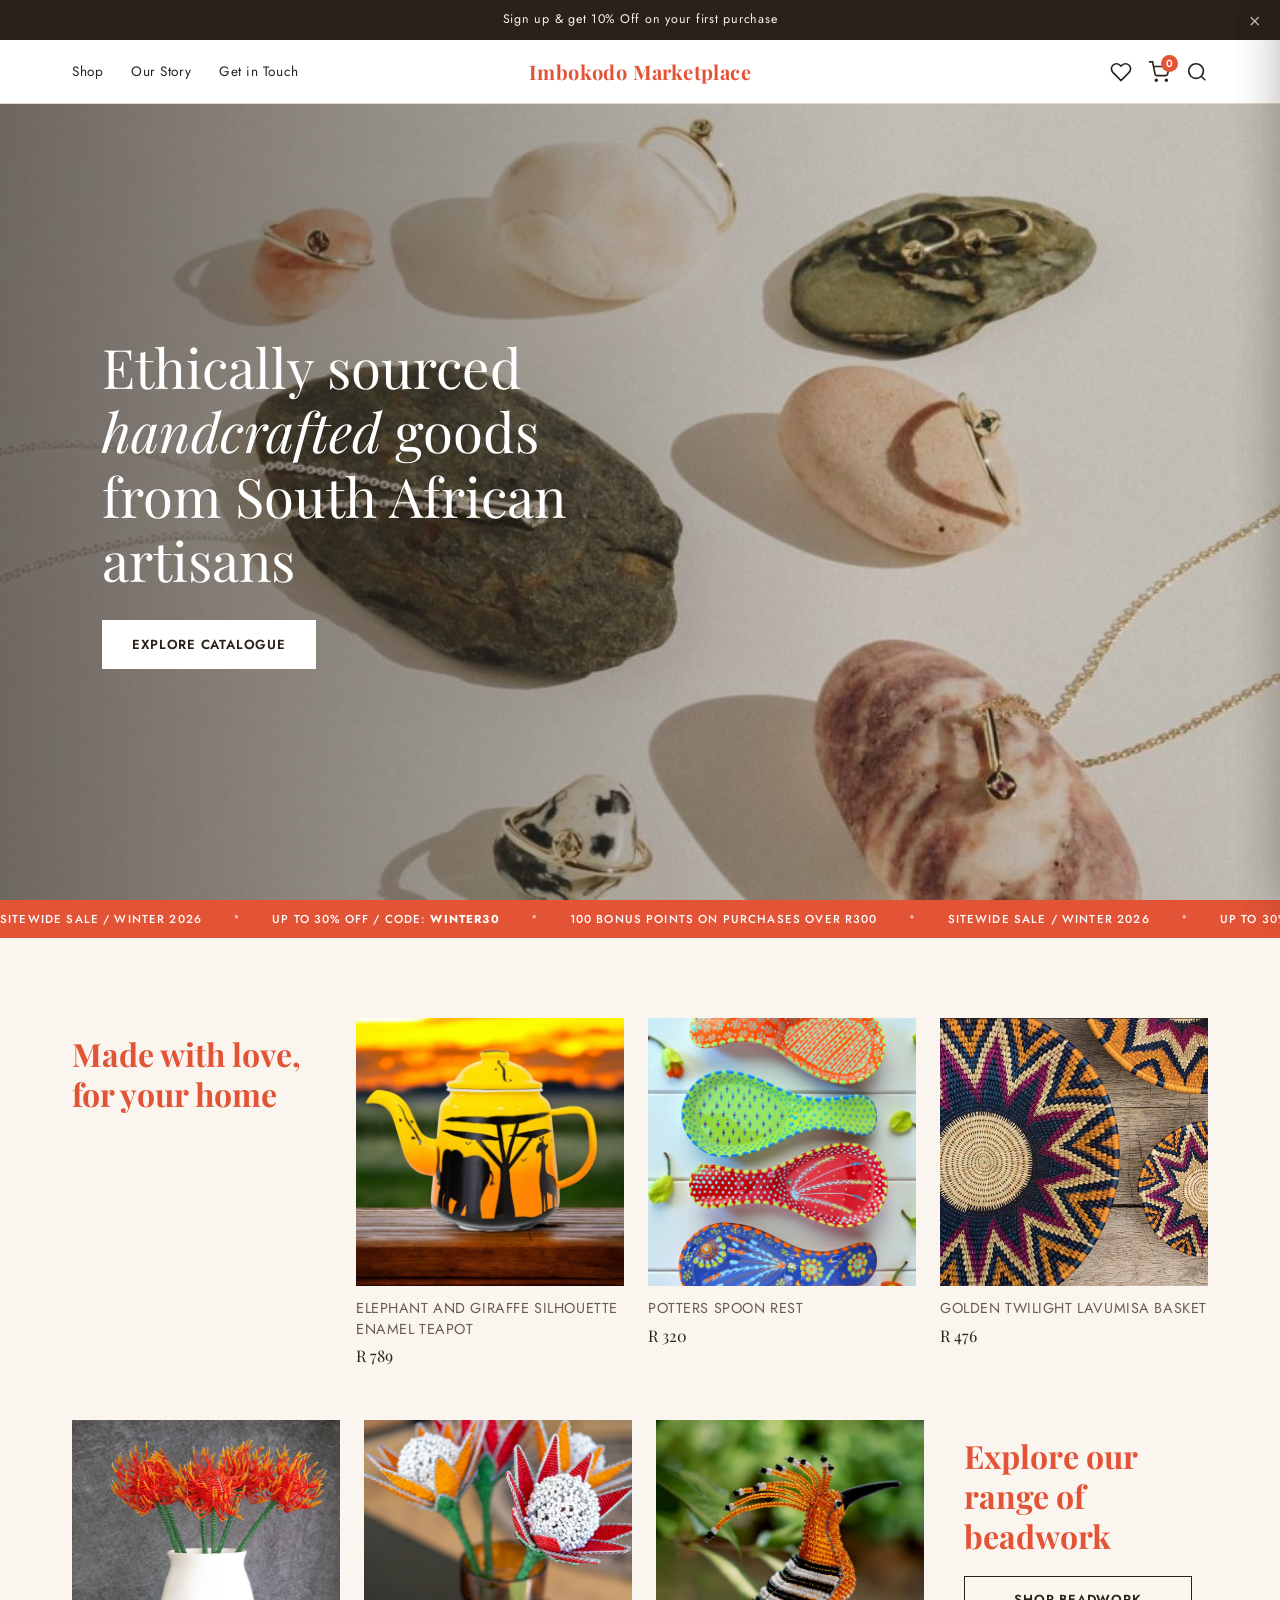
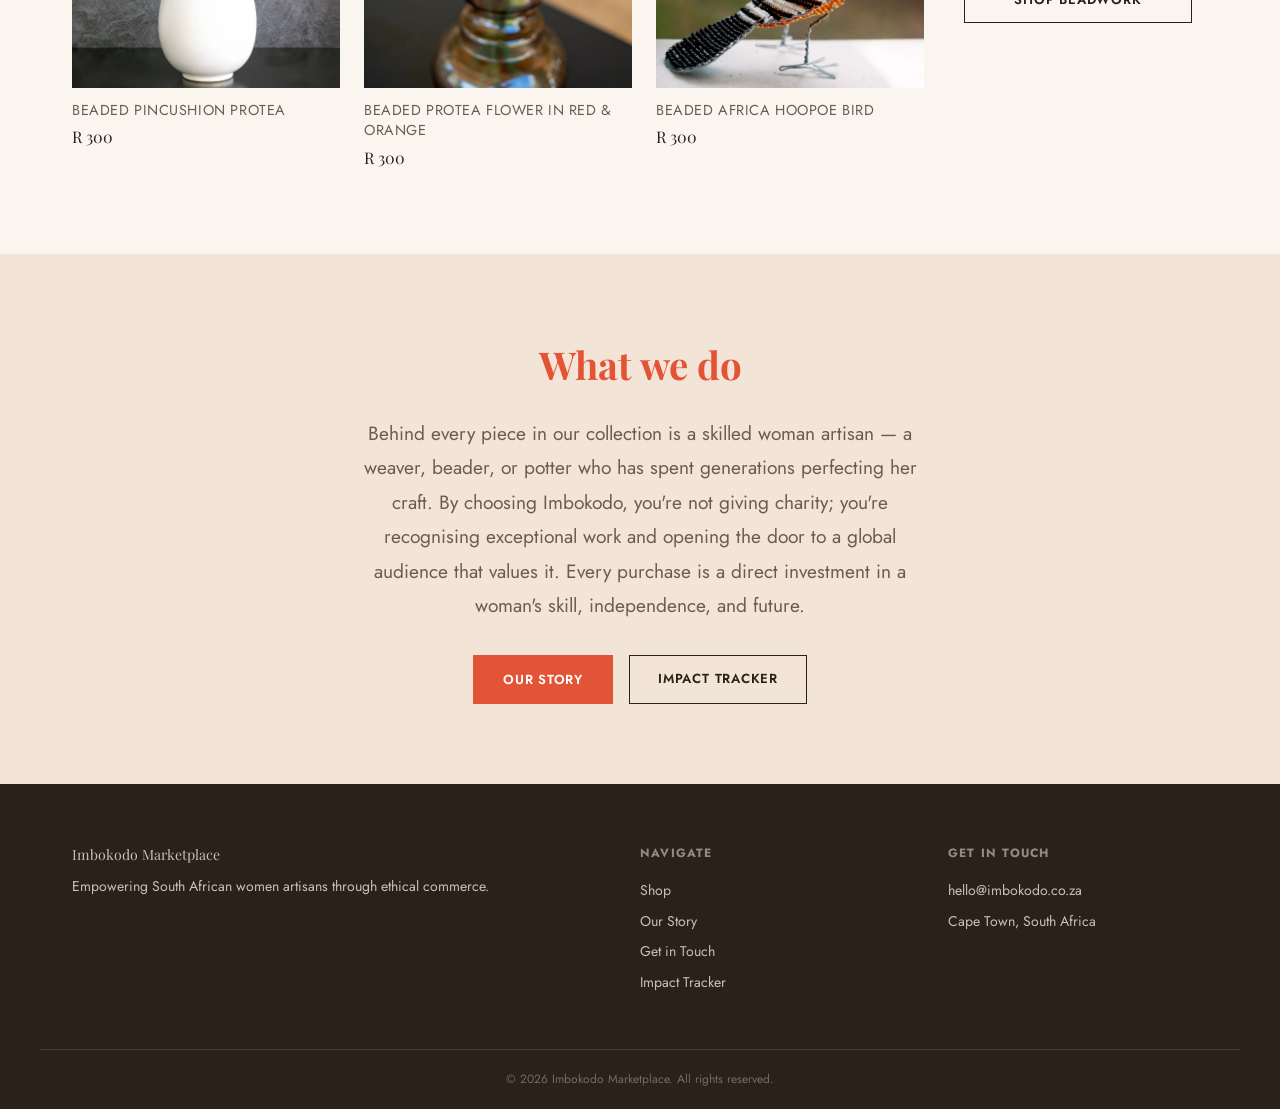
<file: index.html>
<!DOCTYPE html>
<html lang="en">
<head>
  <meta charset="UTF-8" />
  <meta name="viewport" content="width=device-width, initial-scale=1.0" />
  <title>Imbokodo Marketplace</title>
  <link rel="stylesheet" href="style.css" />
  <link rel="preconnect" href="https://fonts.googleapis.com" />
  <link rel="preconnect" href="https://fonts.gstatic.com" crossorigin />
  <link href="https://fonts.googleapis.com/css2?family=Playfair+Display:ital,wght@0,400;0,700;1,400&family=Jost:wght@300;400;500;600&display=swap" rel="stylesheet" />
</head>
<body>

  <!-- Announcement Bar -->
  <div class="announcement-bar" id="announcementBar">
    <span>Sign up &amp; get 10% Off on your first purchase</span>
    <button class="close-announcement" onclick="closeAnnouncement()" aria-label="Close">&times;</button>
  </div>

  <!-- Header / Nav -->
  <header class="header" id="header">
    <nav class="nav">
      <div class="nav-left">
        <a href="shop.html" class="nav-link">Shop</a>
        <a href="about.html" class="nav-link">Our Story</a>
        <a href="contact.html" class="nav-link">Get in Touch</a>
      </div>
      <div class="nav-logo">
        <a href="index.html">Imbokodo Marketplace</a>
      </div>
      <div class="nav-right">
        <button class="icon-btn" onclick="openWishlist()" aria-label="Wishlist">
          <svg width="22" height="22" viewBox="0 0 24 24" fill="none" stroke="currentColor" stroke-width="1.8"><path d="M20.84 4.61a5.5 5.5 0 0 0-7.78 0L12 5.67l-1.06-1.06a5.5 5.5 0 0 0-7.78 7.78l1.06 1.06L12 21.23l7.78-7.78 1.06-1.06a5.5 5.5 0 0 0 0-7.78z"/></svg>
        </button>
        <button class="icon-btn cart-btn" onclick="openCart()" aria-label="Cart">
          <svg width="22" height="22" viewBox="0 0 24 24" fill="none" stroke="currentColor" stroke-width="1.8"><circle cx="9" cy="21" r="1"/><circle cx="20" cy="21" r="1"/><path d="M1 1h4l2.68 13.39a2 2 0 0 0 2 1.61h9.72a2 2 0 0 0 2-1.61L23 6H6"/></svg>
          <span class="cart-count" id="cartCount">0</span>
        </button>
        <button class="icon-btn" onclick="openSearch()" aria-label="Search">
          <svg width="22" height="22" viewBox="0 0 24 24" fill="none" stroke="currentColor" stroke-width="1.8"><circle cx="11" cy="11" r="8"/><line x1="21" y1="21" x2="16.65" y2="16.65"/></svg>
        </button>
      </div>
    </nav>
  </header>

  <!-- Search Overlay -->
  <div class="search-overlay" id="searchOverlay">
    <div class="search-box">
      <input type="text" id="searchInput" placeholder="Search products…" oninput="liveSearch(this.value)" />
      <button onclick="closeSearch()">&#10005;</button>
    </div>
    <div class="search-results" id="searchResults"></div>
  </div>

  <!-- Hero -->
  <section class="hero">
    <div class="hero-content">
      <h1>Ethically sourced <em>handcrafted</em> goods<br />from South African artisans</h1>
      <a href="shop.html" class="btn-primary">Explore Catalogue</a>
    </div>
  </section>

  <!-- Marquee Banner -->
  <div class="marquee-bar">
    <div class="marquee-track">
      <span>SITEWIDE SALE / WINTER 2026</span>
      <span class="dot">&#9679;</span>
      <span>UP TO 30% OFF / CODE: <strong>WINTER30</strong></span>
      <span class="dot">&#9679;</span>
      <span>100 BONUS POINTS ON PURCHASES OVER R300</span>
      <span class="dot">&#9679;</span>
      <span>SITEWIDE SALE / WINTER 2026</span>
      <span class="dot">&#9679;</span>
      <span>UP TO 30% OFF / CODE: <strong>WINTER30</strong></span>
      <span class="dot">&#9679;</span>
      <span>100 BONUS POINTS ON PURCHASES OVER R300</span>
      <span class="dot">&#9679;</span>
      <span>SITEWIDE SALE / WINTER 2026</span>
      <span class="dot">&#9679;</span>
      <span>UP TO 30% OFF / CODE: <strong>WINTER30</strong></span>
      <span class="dot">&#9679;</span>
      <span>100 BONUS POINTS ON PURCHASES OVER R300</span>
      <span class="dot">&#9679;</span>
    </div>
  </div>

  <!-- Featured Products -->
  <section class="featured section-pad">
    <div class="container">
      <div class="featured-grid">
        <div class="featured-heading">
          <h2>Made with love,<br />for your home</h2>
        </div>

        <!-- Product Cards -->
        <div class="product-card" data-id="1" data-name="Elephant &amp; Giraffe Silhouette Enamel Teapot" data-price="789" data-original-price="789">
          <div class="product-img-wrap">
            <img src="images/elephant_giraffe_silhouette_enamel_teapot.webp" alt="Elephant Teapot" loading="lazy" />
            <div class="product-actions">
              <button class="btn-wishlist" onclick="addToWishlist(1, 'Elephant &amp; Giraffe Silhouette Enamel Teapot', 789, this)" title="Add to Wishlist">&#9825;</button>
              <button class="btn-quick-add" onclick="addToCart(1, 'Elephant &amp; Giraffe Silhouette Enamel Teapot', 789)">Add to Cart</button>
            </div>
          </div>
          <div class="product-info">
            <p class="product-name">Elephant and Giraffe Silhouette Enamel Teapot</p>
            <p class="product-price">R 789</p>
          </div>
        </div>

        <div class="product-card" data-id="2" data-name="Potters Spoon Rest" data-price="320" data-original-price="320">
          <div class="product-img-wrap">
            <img src="images/potters_spoon_rest.webp" alt="Potters Spoon Rest" loading="lazy" />
            <div class="product-actions">
              <button class="btn-wishlist" onclick="addToWishlist(2, 'Potters Spoon Rest', 320, this)" title="Add to Wishlist">&#9825;</button>
              <button class="btn-quick-add" onclick="addToCart(2, 'Potters Spoon Rest', 320)">Add to Cart</button>
            </div>
          </div>
          <div class="product-info">
            <p class="product-name">Potters Spoon Rest</p>
            <p class="product-price">R 320</p>
          </div>
        </div>

        <div class="product-card" data-id="3" data-name="Golden Twilight Lavumisa Basket" data-price="476" data-original-price="476">
          <div class="product-img-wrap">
            <img src="images/golden_twilight_lavumisa_basket.webp" alt="Lavumisa Basket" loading="lazy" />
            <div class="product-actions">
              <button class="btn-wishlist" onclick="addToWishlist(3, 'Golden Twilight Lavumisa Basket', 476, this)" title="Add to Wishlist">&#9825;</button>
              <button class="btn-quick-add" onclick="addToCart(3, 'Golden Twilight Lavumisa Basket', 476)">Add to Cart</button>
            </div>
          </div>  
          <div class="product-info">
            <p class="product-name">Golden Twilight Lavumisa Basket</p>
            <p class="product-price">R 476</p>
          </div>
        </div>
      </div>

      <!-- Beadwork Row -->
      <div class="beadwork-grid">
        <div class="product-card" data-id="4" data-name="Beaded Pincushion Protea" data-price="300" data-original-price="300">
          <div class="product-img-wrap">
            <img src="images/beaded_pincushion_protea.webp" alt="Beaded Pincushion Protea" loading="lazy" />
            <div class="product-actions">
              <button class="btn-wishlist" onclick="addToWishlist(4, 'Beaded Pincushion Protea', 300, this)" title="Add to Wishlist">&#9825;</button>
              <button class="btn-quick-add" onclick="addToCart(4, 'Beaded Pincushion Protea', 300)">Add to Cart</button>
            </div>
          </div>
          <div class="product-info">
            <p class="product-name">Beaded Pincushion Protea</p>
            <p class="product-price">R 300</p>
          </div>
        </div>

        <div class="product-card" data-id="5" data-name="Beaded Protea Flower in Red &amp; Orange" data-price="300" data-original-price="300">
          <div class="product-img-wrap">
            <img src="images/beaded_protea_red_orange.webp" alt="Beaded Protea" loading="lazy" />
            <div class="product-actions">
              <button class="btn-wishlist" onclick="addToWishlist(5, 'Beaded Protea Flower in Red &amp; Orange', 300, this)" title="Add to Wishlist">&#9825;</button>
              <button class="btn-quick-add" onclick="addToCart(5, 'Beaded Protea Flower in Red &amp; Orange', 300)">Add to Cart</button>
            </div>
          </div>
          <div class="product-info">
            <p class="product-name">Beaded Protea Flower in Red &amp; Orange</p>
            <p class="product-price">R 300</p>
          </div>
        </div>

        <div class="product-card" data-id="6" data-name="Beaded Africa Hoopoe Bird" data-price="300" data-original-price="300">
          <div class="product-img-wrap">
            <img src="images/beaded_african_hoopoe_bird.webp" alt="Beaded Hoopoe Bird" loading="lazy" />
            <div class="product-actions">
              <button class="btn-wishlist" onclick="addToWishlist(6, 'Beaded Africa Hoopoe Bird', 300, this)" title="Add to Wishlist">&#9825;</button>
              <button class="btn-quick-add" onclick="addToCart(6, 'Beaded Africa Hoopoe Bird', 300)">Add to Cart</button>
            </div>
          </div>
          <div class="product-info">
            <p class="product-name">Beaded Africa Hoopoe Bird</p>
            <p class="product-price">R 300</p>
          </div>
        </div>

        <div class="beadwork-cta">
          <h2>Explore our range of beadwork</h2>
          <a href="shop.html#beadwork" class="btn-outline">Shop Beadwork</a>
        </div>
      </div>
    </div>
  </section>

  <!-- What We Do -->
  <section class="what-we-do section-pad" id="our-story">
    <div class="container text-center">
      <h2 class="accent">What we do</h2>
      <p class="body-text">Behind every piece in our collection is a skilled woman artisan — a weaver, beader, or potter who has spent generations perfecting her craft. By choosing Imbokodo, you're not giving charity; you're recognising exceptional work and opening the door to a global audience that values it. Every purchase is a direct investment in a woman's skill, independence, and future.</p>
      <div class="cta-group">
        <a href="about.html" class="btn-primary">Our Story</a>
        <a href="impact.html" class="btn-outline">Impact Tracker</a>
      </div>
    </div>
  </section>

  <!-- Footer -->
  <footer class="footer" id="contact">
    <div class="container footer-grid">
      <div class="footer-col">
        <p class="footer-logo">Imbokodo Marketplace</p>
        <p class="footer-tagline">Empowering South African women artisans through ethical commerce.</p>
      </div>
      <div class="footer-col">
        <h4>Navigate</h4>
        <a href="shop.html">Shop</a>
        <a href="about.html">Our Story</a>
        <a href="contact.html">Get in Touch</a>
        <a href="impact.html">Impact Tracker</a>
      </div>
      <div class="footer-col">
        <h4>Get in Touch</h4>
        <p>hello@imbokodo.co.za</p>
        <p>Cape Town, South Africa</p>
      </div>
    </div>
    <div class="footer-bottom">
      <p>&copy; 2026 Imbokodo Marketplace. All rights reserved.</p>
    </div>
  </footer>

  <!-- Toast Notification -->
  <div class="toast" id="toast"></div>

  <!-- Cart Sidebar -->
  <div class="overlay" id="overlay" onclick="closeSidebars()"></div>
  <aside class="sidebar cart-sidebar" id="cartSidebar">
    <div class="sidebar-header">
      <h3>Your Cart</h3>
      <button onclick="closeCart()">&#10005;</button>
    </div>

    <!-- Discount Code -->
    <div class="discount-row">
      <input type="text" id="discountInput" placeholder="Discount code (try WINTER30)" />
      <button onclick="applyDiscount()">Apply</button>
    </div>
    <p class="discount-msg" id="discountMsg"></p>

    <div class="cart-items" id="cartItems">
      <p class="empty-msg">Your cart is empty.</p>
    </div>
    <div class="cart-footer" id="cartFooter" style="display:none;">
      <div class="cart-totals">
        <span>Subtotal</span><span id="cartSubtotal">R 0</span>
        <span id="discountLabel" style="display:none;color:var(--terracotta);">Discount</span>
        <span id="discountAmt" style="display:none;color:var(--terracotta);"></span>
        <span class="total-label">Total</span><span class="total-val" id="cartTotal">R 0</span>
      </div>
      <a href="checkout.html" class="btn-outline full-width">Proceed to Checkout</a>
    </div>
  </aside>

  <!-- Wishlist Sidebar -->
  <aside class="sidebar wishlist-sidebar" id="wishlistSidebar">
    <div class="sidebar-header">
      <h3>Your Wishlist</h3>
      <button onclick="closeWishlist()">&#10005;</button>
    </div>
    <div class="cart-items" id="wishlistItems">
      <p class="empty-msg">Your wishlist is empty.</p>
    </div>
  </aside>

  <script src="app.js"></script>
</body>
</html>
</file>
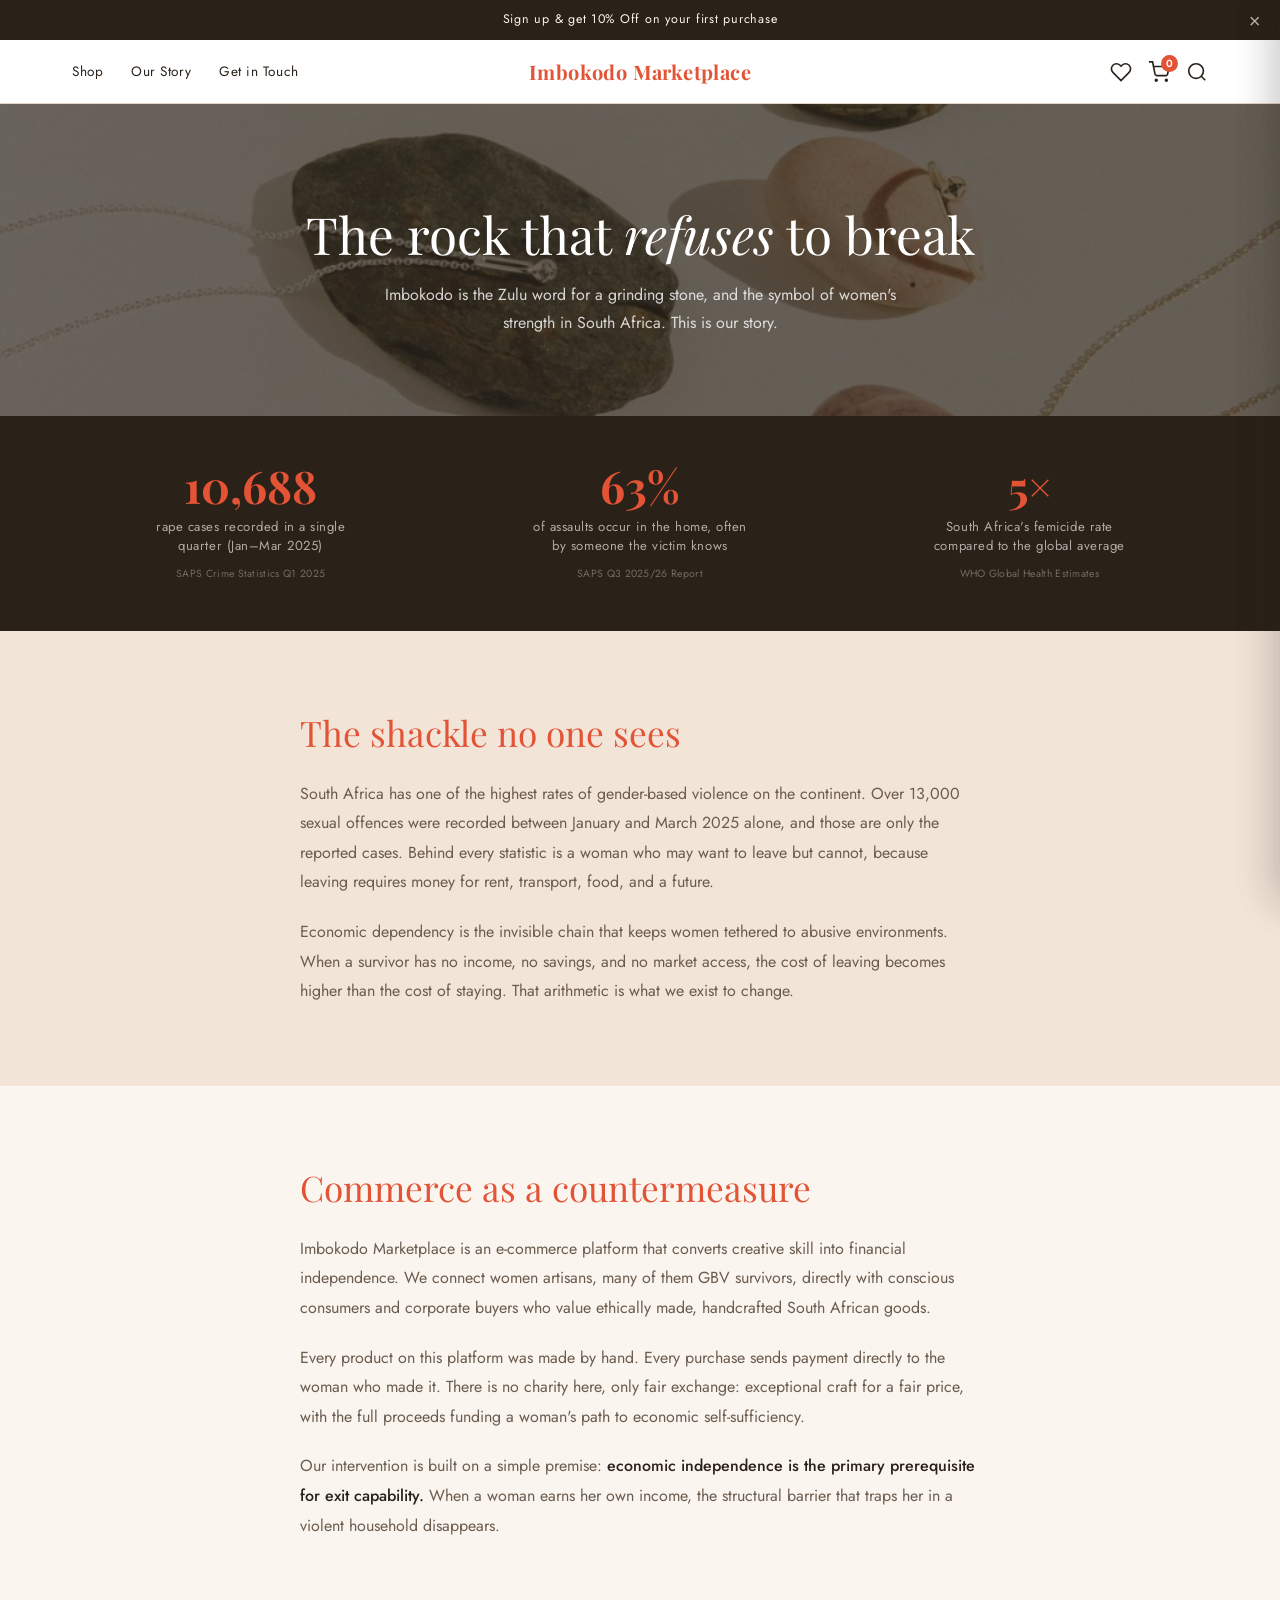
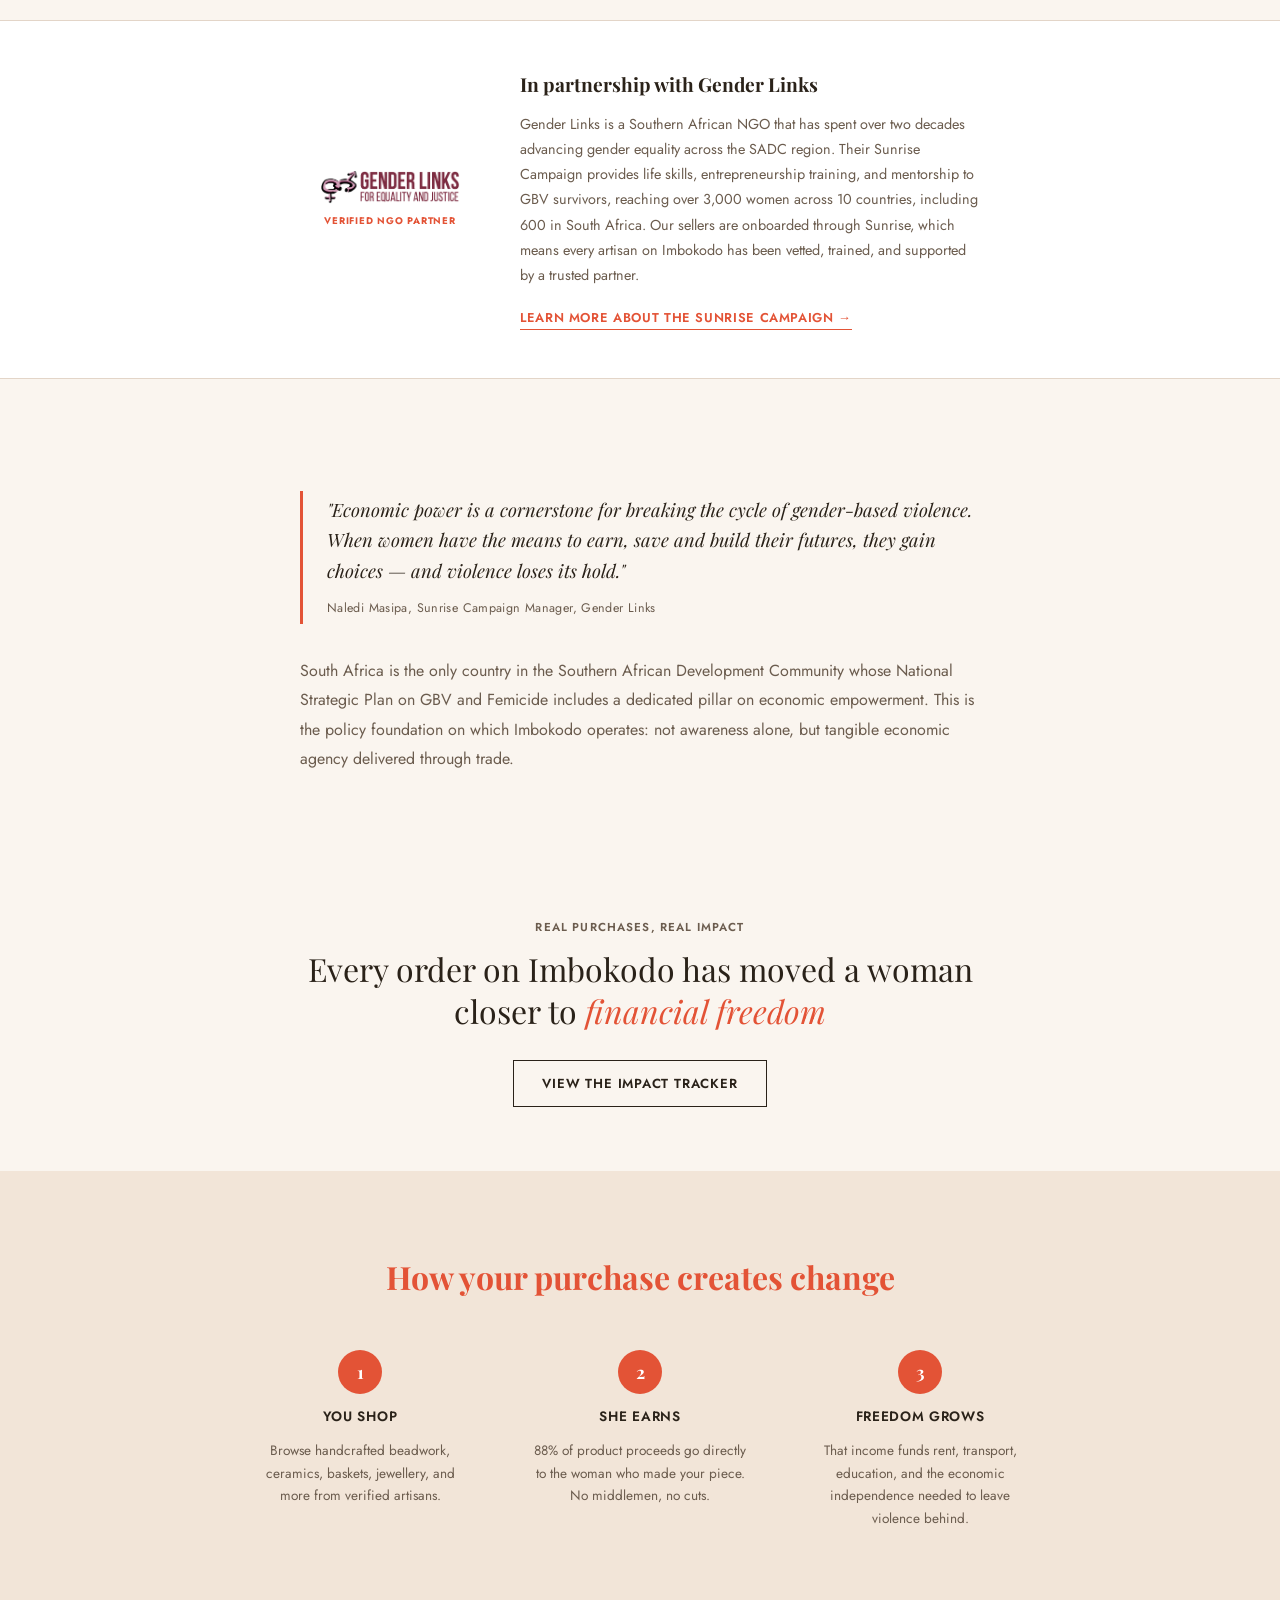
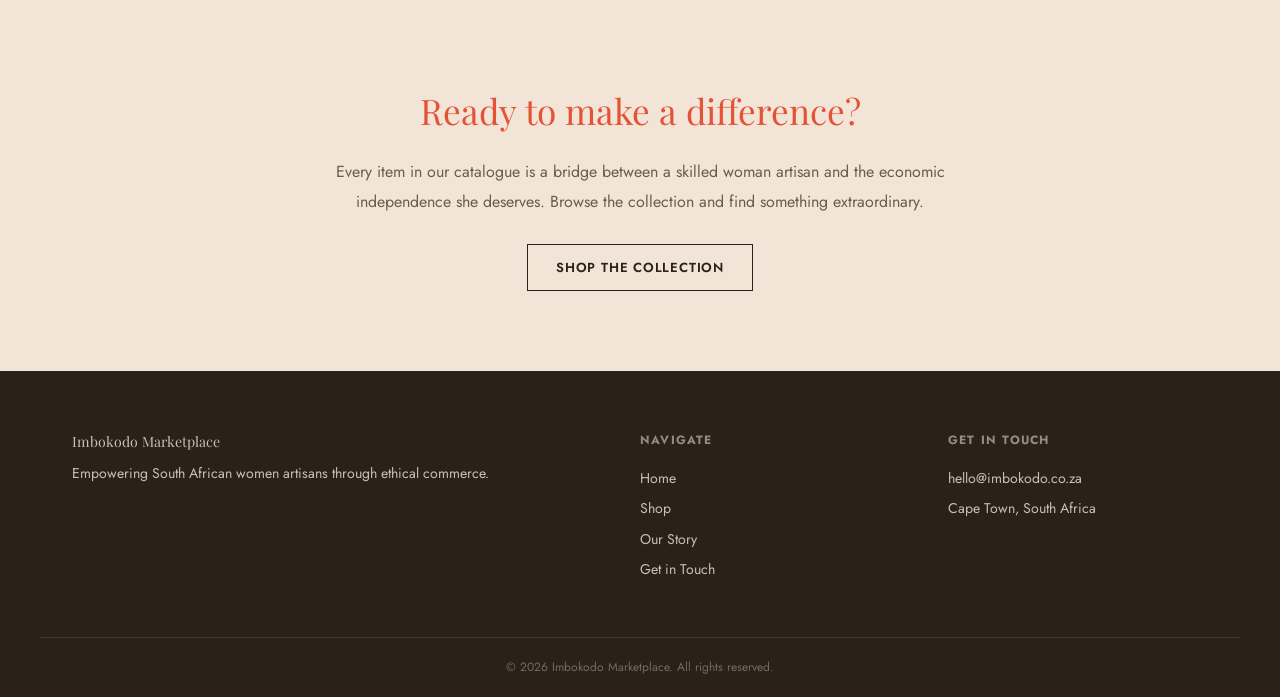
<file: about.html>
<!DOCTYPE html>
<html lang="en">
<head>
  <meta charset="UTF-8" />
  <meta name="viewport" content="width=device-width, initial-scale=1.0" />
  <title>Our Story — Imbokodo Marketplace</title>
  <link rel="stylesheet" href="style.css" />
  <link rel="preconnect" href="https://fonts.googleapis.com" />
  <link rel="preconnect" href="https://fonts.gstatic.com" crossorigin />
  <link href="https://fonts.googleapis.com/css2?family=Playfair+Display:ital,wght@0,400;0,700;1,400&family=Jost:wght@300;400;500;600&display=swap" rel="stylesheet" />
  <style>
    /* About Page Styles */

    .about-hero {
      background: url('images/landing_page.jpeg') center/cover no-repeat;
      position: relative;
      padding: 100px 0 80px;
      text-align: center;
    }
    .about-hero::after {
      content: '';
      position: absolute;
      inset: 0;
      background: rgba(42,34,25,0.65);
      pointer-events: none;
    }
    .about-hero .container {
      position: relative;
      z-index: 1;
    }
    .about-hero h1 {
      font-family: var(--font-display);
      font-size: clamp(2.2rem, 4.5vw, 3.2rem);
      font-weight: 400;
      color: var(--white);
      margin-bottom: 16px;
      line-height: 1.2;
    }
    .about-hero h1 em {
      font-style: italic;
      font-weight: 100;
    }
    .about-hero p {
      font-size: 1rem;
      color: rgba(255,255,255,0.8);
      max-width: 520px;
      margin: 0 auto;
      line-height: 1.7;
    }

    /* Stats Banner */
    .stats-banner {
      background: var(--charcoal);
      padding: 48px 0;
    }
    .stats-grid {
      display: grid;
      grid-template-columns: repeat(3, 1fr);
      gap: 32px;
      text-align: center;
    }
    .stat-item {
      display: flex;
      flex-direction: column;
      align-items: center;
      gap: 8px;
    }
    .stat-number {
      font-family: var(--font-display);
      font-size: clamp(2rem, 4vw, 2.8rem);
      font-weight: 700;
      color: var(--terracotta);
      line-height: 1;
    }
    .stat-label {
      font-size: 0.82rem;
      color: rgba(250,245,239,0.65);
      letter-spacing: 0.04em;
      line-height: 1.5;
      max-width: 220px;
    }
    .stat-source {
      font-size: 0.65rem;
      color: rgba(250,245,239,0.35);
      letter-spacing: 0.03em;
      margin-top: 2px;
    }

    /* Story Sections */
    .story-section {
      padding: 80px 0;
    }
    .story-section:nth-child(even) {
      background: var(--blush);
    }

    .story-block {
      max-width: 680px;
      margin: 0 auto;
    }

    .story-block h2 {
      font-family: var(--font-display);
      font-size: clamp(1.6rem, 3vw, 2.2rem);
      font-weight: 400;
      color: var(--terracotta);
      margin-bottom: 24px;
      line-height: 1.25;
    }

    .story-block p {
      font-size: 1rem;
      color: var(--mid);
      line-height: 1.85;
      margin-bottom: 20px;
    }

    .story-block p:last-child {
      margin-bottom: 0;
    }

    .story-block .highlight {
      color: var(--charcoal);
      font-weight: 500;
    }

    /* Pull Quote */
    .pull-quote {
      border-left: 3px solid var(--terracotta);
      padding: 4px 0 4px 24px;
      margin: 32px 0;
    }
    .pull-quote p {
      font-family: var(--font-display);
      font-size: 1.15rem;
      font-style: italic;
      color: var(--charcoal);
      line-height: 1.65;
      margin-bottom: 8px !important;
    }
    .pull-quote cite {
      font-style: normal;
      font-family: var(--font-body);
      font-size: 0.78rem;
      color: var(--mid);
      letter-spacing: 0.03em;
    }

    /* Impact CTA */
    .impact-cta {
      text-align: center;
      padding: 64px 0;
      background: var(--cream);
    }
    .impact-cta .eyebrow {
      font-size: 0.72rem;
      font-weight: 600;
      letter-spacing: 0.1em;
      text-transform: uppercase;
      color: var(--mid);
      margin-bottom: 12px;
    }
    .impact-cta h2 {
      font-family: var(--font-display);
      font-size: clamp(1.5rem, 3vw, 2rem);
      font-weight: 400;
      color: var(--charcoal);
      margin-bottom: 28px;
      line-height: 1.3;
    }
    .impact-cta h2 em {
      color: var(--terracotta);
      font-style: italic;
    }

    /* NGO Partnership Strip */
    .ngo-strip {
      background: var(--white);
      border-top: 1px solid var(--light-border);
      border-bottom: 1px solid var(--light-border);
      padding: 48px 0;
    }
    .ngo-inner {
      display: grid;
      grid-template-columns: 180px 1fr;
      gap: 40px;
      align-items: center;
      max-width: 680px;
      margin: 0 auto;
    }
    .ngo-logo-wrap {
      display: flex;
      flex-direction: column;
      align-items: center;
      gap: 10px;
    }
    .ngo-logo-wrap img {
      width: 140px;
      height: auto;
    }
    .ngo-verified-tag {
      font-size: 0.6rem;
      font-weight: 700;
      letter-spacing: 0.08em;
      text-transform: uppercase;
      color: var(--terracotta);
      text-align: center;
    }
    .ngo-text h3 {
      font-family: var(--font-display);
      font-size: 1.2rem;
      color: var(--charcoal);
      margin-bottom: 12px;
    }
    .ngo-text p {
      font-size: 0.9rem;
      color: var(--mid);
      line-height: 1.75;
      margin-bottom: 16px;
    }
    .ngo-text a.ngo-link {
      font-size: 0.8rem;
      font-weight: 600;
      letter-spacing: 0.05em;
      text-transform: uppercase;
      color: var(--terracotta);
      border-bottom: 1.5px solid var(--terracotta);
      padding-bottom: 2px;
      transition: opacity var(--transition);
    }
    .ngo-text a.ngo-link:hover { opacity: 0.7; }

    /* How It Works */
    .how-it-works {
      padding: 80px 0;
      background: var(--blush);
    }
    .how-it-works h2 {
      font-family: var(--font-display);
      font-size: clamp(1.6rem, 3vw, 2rem);
      color: var(--terracotta);
      text-align: center;
      margin-bottom: 48px;
    }
    .steps-grid {
      display: grid;
      grid-template-columns: repeat(3, 1fr);
      gap: 40px;
      max-width: 800px;
      margin: 0 auto;
      text-align: center;
    }
    .step-item {
      display: flex;
      flex-direction: column;
      align-items: center;
      gap: 12px;
    }
    .step-number {
      width: 44px;
      height: 44px;
      border-radius: 50%;
      background: var(--terracotta);
      color: var(--white);
      font-family: var(--font-display);
      font-size: 1.1rem;
      font-weight: 700;
      display: flex;
      align-items: center;
      justify-content: center;
    }
    .step-item h4 {
      font-size: 0.85rem;
      font-weight: 600;
      letter-spacing: 0.05em;
      text-transform: uppercase;
      color: var(--charcoal);
    }
    .step-item p {
      font-size: 0.85rem;
      color: var(--mid);
      line-height: 1.65;
      max-width: 220px;
    }

    /* Responsive */
    @media (max-width: 760px) {
      .stats-grid { grid-template-columns: 1fr; gap: 28px; }
      .ngo-inner { grid-template-columns: 1fr; text-align: center; }
      .ngo-logo-wrap { margin: 0 auto; }
      .steps-grid { grid-template-columns: 1fr; gap: 32px; }
    }
  </style>
</head>
<body>

  <!-- Announcement Bar -->
  <div class="announcement-bar" id="announcementBar">
    <span>Sign up &amp; get 10% Off on your first purchase</span>
    <button class="close-announcement" onclick="closeAnnouncement()" aria-label="Close">&times;</button>
  </div>

  <!-- Header / Nav -->
  <header class="header" id="header">
    <nav class="nav">
      <div class="nav-left">
        <a href="shop.html" class="nav-link">Shop</a>
        <a href="about.html" class="nav-link">Our Story</a>
        <a href="contact.html" class="nav-link">Get in Touch</a>
      </div>
      <div class="nav-logo">
        <a href="index.html">Imbokodo Marketplace</a>
      </div>
      <div class="nav-right">
        <button class="icon-btn" onclick="openWishlist()" aria-label="Wishlist">
          <svg width="22" height="22" viewBox="0 0 24 24" fill="none" stroke="currentColor" stroke-width="1.8"><path d="M20.84 4.61a5.5 5.5 0 0 0-7.78 0L12 5.67l-1.06-1.06a5.5 5.5 0 0 0-7.78 7.78l1.06 1.06L12 21.23l7.78-7.78 1.06-1.06a5.5 5.5 0 0 0 0-7.78z"/></svg>
        </button>
        <button class="icon-btn cart-btn" onclick="openCart()" aria-label="Cart">
          <svg width="22" height="22" viewBox="0 0 24 24" fill="none" stroke="currentColor" stroke-width="1.8"><circle cx="9" cy="21" r="1"/><circle cx="20" cy="21" r="1"/><path d="M1 1h4l2.68 13.39a2 2 0 0 0 2 1.61h9.72a2 2 0 0 0 2-1.61L23 6H6"/></svg>
          <span class="cart-count" id="cartCount">0</span>
        </button>
        <button class="icon-btn" onclick="openSearch()" aria-label="Search">
          <svg width="22" height="22" viewBox="0 0 24 24" fill="none" stroke="currentColor" stroke-width="1.8"><circle cx="11" cy="11" r="8"/><line x1="21" y1="21" x2="16.65" y2="16.65"/></svg>
        </button>
      </div>
    </nav>
  </header>

  <!-- Search Overlay -->
  <div class="search-overlay" id="searchOverlay">
    <div class="search-box">
      <input type="text" id="searchInput" placeholder="Search products…" oninput="liveSearch(this.value)" />
      <button onclick="closeSearch()">&#10005;</button>
    </div>
    <div class="search-results" id="searchResults"></div>
  </div>

  <!-- Hero -->
  <section class="about-hero">
    <div class="container">
      <h1>The rock that <em>refuses</em> to break</h1>
      <p>Imbokodo is the Zulu word for a grinding stone, and the symbol of women's strength in South Africa. This is our story.</p>
    </div>
  </section>

  <!-- Stats Banner -->
  <section class="stats-banner">
    <div class="container">
      <div class="stats-grid">
        <div class="stat-item">
          <span class="stat-number">10,688</span>
          <span class="stat-label">rape cases recorded in a single quarter (Jan–Mar 2025)</span>
          <span class="stat-source">SAPS Crime Statistics Q1 2025</span>
        </div>
        <div class="stat-item">
          <span class="stat-number">63%</span>
          <span class="stat-label">of assaults occur in the home, often by someone the victim knows</span>
          <span class="stat-source">SAPS Q3 2025/26 Report</span>
        </div>
        <div class="stat-item">
          <span class="stat-number">5×</span>
          <span class="stat-label">South Africa's femicide rate compared to the global average</span>
          <span class="stat-source">WHO Global Health Estimates</span>
        </div>
      </div>
    </div>
  </section>

  <!-- The Problem -->
  <section class="story-section">
    <div class="container">
      <div class="story-block">
        <h2>The shackle no one sees</h2>
        <p>
          South Africa has one of the highest rates of gender-based violence on the continent. Over 13,000 sexual offences were recorded between January and March 2025 alone, and those are only the reported cases. Behind every statistic is a woman who may want to leave but cannot, because leaving requires money for rent, transport, food, and a future.
        </p>
        <p>
          Economic dependency is the invisible chain that keeps women tethered to abusive environments. When a survivor has no income, no savings, and no market access, the cost of leaving becomes higher than the cost of staying. That arithmetic is what we exist to change.
        </p>
      </div>
    </div>
  </section>

  <!-- Our Response -->
  <section class="story-section">
    <div class="container">
      <div class="story-block">
        <h2>Commerce as a countermeasure</h2>
        <p>
          Imbokodo Marketplace is an e-commerce platform that converts creative skill into financial independence. We connect women artisans, many of them GBV survivors, directly with conscious consumers and corporate buyers who value ethically made, handcrafted South African goods.
        </p>
        <p>
          Every product on this platform was made by hand. Every purchase sends payment directly to the woman who made it. There is no charity here, only fair exchange: exceptional craft for a fair price, with the full proceeds funding a woman's path to economic self-sufficiency.
        </p>
        <p>
          Our intervention is built on a simple premise: <span class="highlight">economic independence is the primary prerequisite for exit capability.</span> When a woman earns her own income, the structural barrier that traps her in a violent household disappears.
        </p>
      </div>
    </div>
  </section>

  <!-- NGO Partnership -->
  <div class="ngo-strip">
    <div class="container">
      <div class="ngo-inner">
        <div class="ngo-logo-wrap">
          <img src="images/gender-links-badge.png" alt="Gender Links — For Equality and Justice" />
          <span class="ngo-verified-tag">Verified NGO Partner</span>
        </div>
        <div class="ngo-text">
          <h3>In partnership with Gender Links</h3>
          <p>
            Gender Links is a Southern African NGO that has spent over two decades advancing gender equality across the SADC region. Their Sunrise Campaign provides life skills, entrepreneurship training, and mentorship to GBV survivors, reaching over 3,000 women across 10 countries, including 600 in South Africa. Our sellers are onboarded through Sunrise, which means every artisan on Imbokodo has been vetted, trained, and supported by a trusted partner.
          </p>
          <a class="ngo-link" href="https://www.genderlinks.org.za/what-we-do/end-violence-empower-women/sunrise-campaign" target="_blank" rel="noopener">Learn more about the Sunrise Campaign &rarr;</a>
        </div>
      </div>
    </div>
  </div>

  <!-- Pull Quote -->
  <section class="story-section">
    <div class="container">
      <div class="story-block">
        <div class="pull-quote">
          <p>"Economic power is a cornerstone for breaking the cycle of gender-based violence. When women have the means to earn, save and build their futures, they gain choices — and violence loses its hold."</p>
          <cite>Naledi Masipa, Sunrise Campaign Manager, Gender Links</cite>
        </div>
        <p>
          South Africa is the only country in the Southern African Development Community whose National Strategic Plan on GBV and Femicide includes a dedicated pillar on economic empowerment. This is the policy foundation on which Imbokodo operates: not awareness alone, but tangible economic agency delivered through trade.
        </p>
      </div>
    </div>
  </section>

  <!-- Impact CTA -->
  <section class="impact-cta">
    <div class="container">
      <p class="eyebrow">Real purchases, real impact</p>
      <h2>Every order on Imbokodo has moved a woman<br />closer to <em>financial freedom</em></h2>
      <a href="impact.html" class="btn-outline">View the Impact Tracker</a>
    </div>
  </section>

  <!-- How It Works -->
  <section class="how-it-works">
    <div class="container">
      <h2>How your purchase creates change</h2>
      <div class="steps-grid">
        <div class="step-item">
          <span class="step-number">1</span>
          <h4>You shop</h4>
          <p>Browse handcrafted beadwork, ceramics, baskets, jewellery, and more from verified artisans.</p>
        </div>
        <div class="step-item">
          <span class="step-number">2</span>
          <h4>She earns</h4>
          <p>88% of product proceeds go directly to the woman who made your piece. No middlemen, no cuts.</p>
        </div>
        <div class="step-item">
          <span class="step-number">3</span>
          <h4>Freedom grows</h4>
          <p>That income funds rent, transport, education, and the economic independence needed to leave violence behind.</p>
        </div>
      </div>
    </div>
  </section>

  <!-- Final CTA -->
  <section class="story-section" style="text-align:center;">
    <div class="container">
      <div class="story-block" style="text-align:center;">
        <h2>Ready to make a difference?</h2>
        <p style="margin-bottom:28px;">
          Every item in our catalogue is a bridge between a skilled woman artisan and the economic independence she deserves. Browse the collection and find something extraordinary.
        </p>
        <a href="shop.html" class="btn-outline">Shop the Collection</a>
      </div>
    </div>
  </section>

  <!-- Footer -->
  <footer class="footer" id="contact">
    <div class="container footer-grid">
      <div class="footer-col">
        <p class="footer-logo">Imbokodo Marketplace</p>
        <p class="footer-tagline">Empowering South African women artisans through ethical commerce.</p>
      </div>
      <div class="footer-col">
        <h4>Navigate</h4>
        <a href="index.html">Home</a>
        <a href="shop.html">Shop</a>
        <a href="about.html">Our Story</a>
        <a href="contact.html">Get in Touch</a>
      </div>
      <div class="footer-col">
        <h4>Get in Touch</h4>
        <p>hello@imbokodo.co.za</p>
        <p>Cape Town, South Africa</p>
      </div>
    </div>
    <div class="footer-bottom">
      <p>&copy; 2026 Imbokodo Marketplace. All rights reserved.</p>
    </div>
  </footer>

  <!-- Toast -->
  <div class="toast" id="toast"></div>

  <!-- Cart Sidebar -->
  <div class="overlay" id="overlay" onclick="closeSidebars()"></div>
  <aside class="sidebar cart-sidebar" id="cartSidebar">
    <div class="sidebar-header">
      <h3>Your Cart</h3>
      <button onclick="closeCart()">&#10005;</button>
    </div>
    <div class="discount-row">
      <input type="text" id="discountInput" placeholder="Discount code (try WINTER30)" />
      <button onclick="applyDiscount()">Apply</button>
    </div>
    <p class="discount-msg" id="discountMsg"></p>
    <div class="cart-items" id="cartItems">
      <p class="empty-msg">Your cart is empty.</p>
    </div>
    <div class="cart-footer" id="cartFooter" style="display:none;">
      <div class="cart-totals">
        <span>Subtotal</span><span id="cartSubtotal">R 0</span>
        <span id="discountLabel" style="display:none;color:var(--terracotta);">Discount</span>
        <span id="discountAmt" style="display:none;color:var(--terracotta);"></span>
        <span class="total-label">Total</span><span class="total-val" id="cartTotal">R 0</span>
      </div>
      <a href="checkout.html" class="btn-outline full-width">Proceed to Checkout</a>
    </div>
  </aside>

  <!-- Wishlist Sidebar -->
  <aside class="sidebar wishlist-sidebar" id="wishlistSidebar">
    <div class="sidebar-header">
      <h3>Your Wishlist</h3>
      <button onclick="closeWishlist()">&#10005;</button>
    </div>
    <div class="cart-items" id="wishlistItems">
      <p class="empty-msg">Your wishlist is empty.</p>
    </div>
  </aside>

  <script src="app.js"></script>
</body>
</html>
</file>
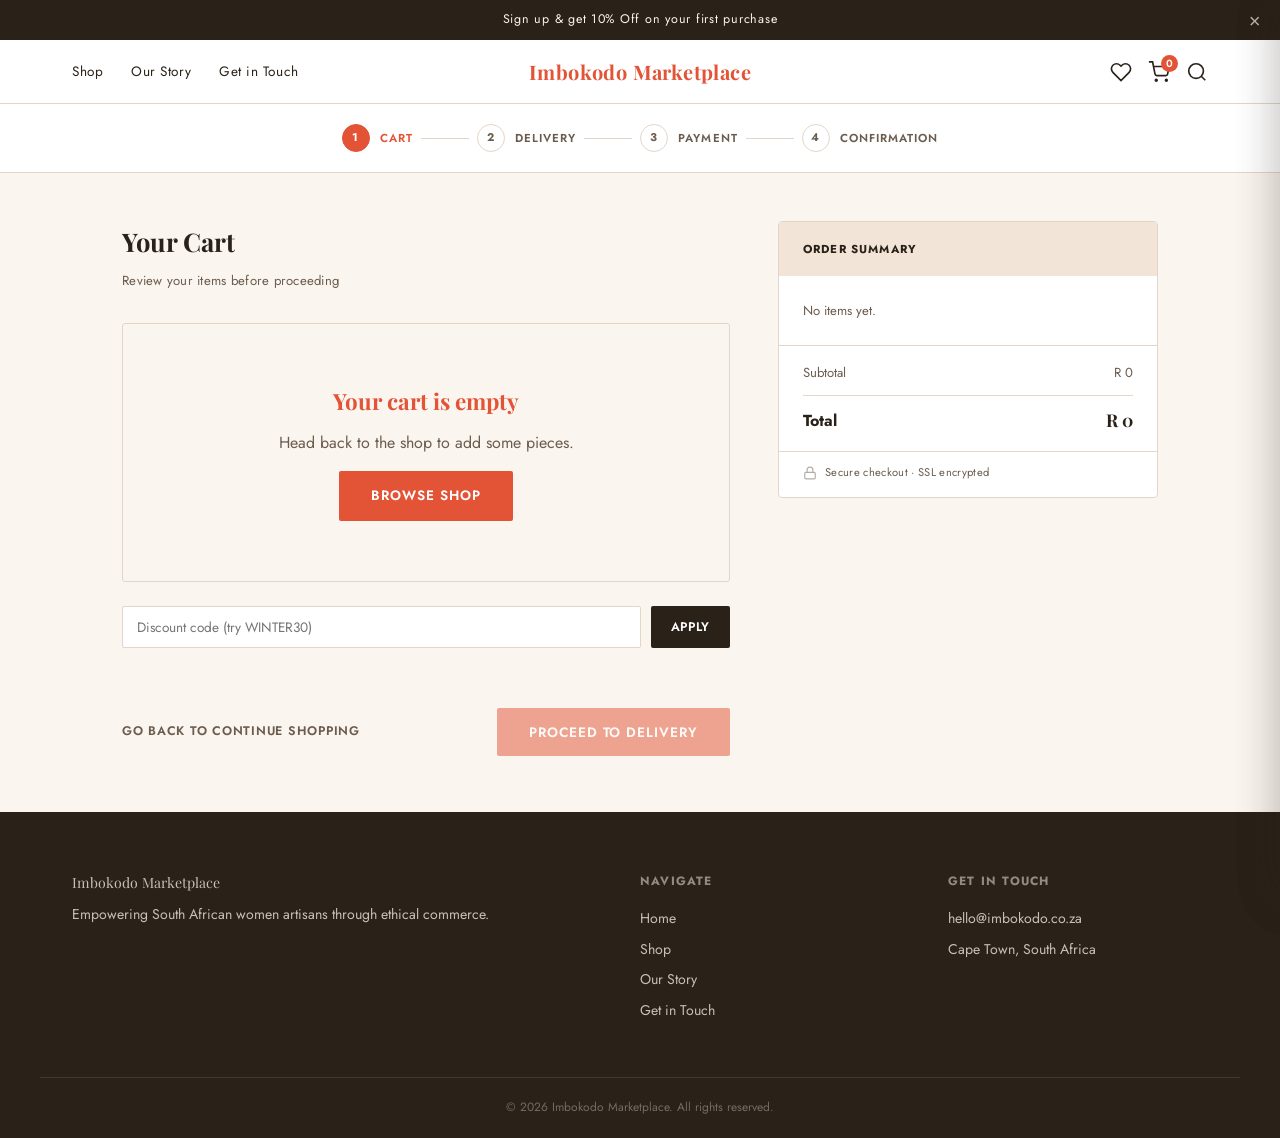
<file: checkout.html>
<!DOCTYPE html>
<html lang="en">
<head>
  <meta charset="UTF-8" />
  <meta name="viewport" content="width=device-width, initial-scale=1.0" />
  <title>Checkout - Imbokodo Marketplace</title>
  <link rel="stylesheet" href="style.css" />
  <link rel="preconnect" href="https://fonts.googleapis.com" />
  <link rel="preconnect" href="https://fonts.gstatic.com" crossorigin />
  <link href="https://fonts.googleapis.com/css2?family=Playfair+Display:ital,wght@0,400;0,700;1,400&family=Jost:wght@300;400;500;600&display=swap" rel="stylesheet" />

  <style>
    /* CHECKOUT — page-specific styles */

    /* Progress Bar */
    .checkout-progress {
      background: var(--white);
      border-bottom: 1px solid var(--light-border);
      padding: 0 32px;
    }
    .progress-inner {
      max-width: 860px;
      margin: 0 auto;
      display: flex;
      align-items: center;
      justify-content: center;
      gap: 0;
      padding: 20px 0;
    }
    .progress-step {
      display: flex;
      align-items: center;
      gap: 10px;
      font-size: 0.72rem;
      font-weight: 600;
      letter-spacing: 0.09em;
      text-transform: uppercase;
      color: var(--mid);
      transition: color var(--transition);
    }
    .progress-step.active { color: var(--terracotta); }
    .progress-step.done   { color: var(--charcoal); }

    .step-num {
      width: 28px;
      height: 28px;
      border-radius: 50%;
      border: 1.5px solid var(--light-border);
      display: flex;
      align-items: center;
      justify-content: center;
      font-size: 0.7rem;
      font-weight: 700;
      transition: background var(--transition), border-color var(--transition), color var(--transition);
      flex-shrink: 0;
    }
    .progress-step.active .step-num {
      background: var(--terracotta);
      border-color: var(--terracotta);
      color: var(--white);
    }
    .progress-step.done .step-num {
      background: var(--charcoal);
      border-color: var(--charcoal);
      color: var(--white);
    }
    .progress-connector {
      width: 48px;
      height: 1px;
      background: var(--light-border);
      margin: 0 8px;
      flex-shrink: 0;
    }
    .progress-connector.done { background: var(--charcoal); }

    /* Layout */
    .checkout-body {
      max-width: 1100px;
      margin: 0 auto;
      padding: 48px 32px 56px;
      display: grid;
      grid-template-columns: 1fr 380px;
      gap: 48px;
      align-items: start;
    }

    /* Steps */
    .checkout-step { display: none; }
    .checkout-step.active { display: block; }

    /* Section headings */
    .co-heading {
      font-family: var(--font-display);
      font-size: 1.6rem;
      color: var(--charcoal);
      margin-bottom: 8px;
    }
    .co-sub {
      font-size: 0.82rem;
      color: var(--mid);
      margin-bottom: 32px;
      letter-spacing: 0.02em;
    }

    /* Form Fields */
    .form-grid {
      display: grid;
      grid-template-columns: 1fr 1fr;
      gap: 16px;
    }
    .form-grid .full { grid-column: 1 / -1; }

    .form-field {
      display: flex;
      flex-direction: column;
      gap: 6px;
    }
    .form-field label {
      font-size: 0.7rem;
      font-weight: 700;
      letter-spacing: 0.09em;
      text-transform: uppercase;
      color: var(--charcoal);
    }
    .form-field input,
    .form-field select {
      border: 1px solid var(--light-border);
      background: var(--white);
      padding: 11px 14px;
      font-family: var(--font-body);
      font-size: 0.88rem;
      color: var(--charcoal);
      outline: none;
      border-radius: 2px;
      transition: border-color var(--transition);
      width: 100%;
      appearance: none;
    }
    .form-field input::placeholder { color: #b0a090; }
    .form-field input:focus,
    .form-field select:focus { border-color: var(--terracotta); }
    .form-field input.error { border-color: #e35336; }

    /* Card fields row */
    .card-row {
      display: grid;
      grid-template-columns: 1fr 1fr;
      gap: 12px;
    }

    /* Payment section divider */
    .pay-section-label {
      font-size: 0.68rem;
      font-weight: 700;
      letter-spacing: 0.12em;
      text-transform: uppercase;
      color: var(--mid);
      margin: 28px 0 16px;
      display: flex;
      align-items: center;
      gap: 12px;
    }
    .pay-section-label::after {
      content: '';
      flex: 1;
      height: 1px;
      background: var(--light-border);
    }

    /* Card type icons strip */
    .card-icons {
      display: flex;
      gap: 8px;
      margin-bottom: 18px;
    }
    .card-icon {
      border: 1px solid var(--light-border);
      border-radius: 4px;
      padding: 4px 8px;
      font-size: 0.65rem;
      font-weight: 700;
      letter-spacing: 0.06em;
      color: var(--mid);
    }

    /* Solidarity Add-On */
    .solidarity-box {
      margin-top: 32px;
      border: 1.5px solid var(--light-border);
      border-radius: 4px;
      overflow: hidden;
    }
    .solidarity-header {
      background: var(--blush);
      padding: 16px 20px;
      display: flex;
      align-items: flex-start;
      gap: 14px;
    }
    .solidarity-toggle {
      width: 20px;
      height: 20px;
      border: 1.5px solid var(--terracotta);
      border-radius: 3px;
      flex-shrink: 0;
      margin-top: 2px;
      cursor: pointer;
      display: flex;
      align-items: center;
      justify-content: center;
      transition: background var(--transition);
      background: var(--white);
    }
    .solidarity-toggle.checked {
      background: var(--terracotta);
    }
    .solidarity-toggle.checked::after {
      content: '✓';
      color: var(--white);
      font-size: 0.72rem;
      font-weight: 700;
    }
    .solidarity-header-text h4 {
      font-size: 0.88rem;
      font-weight: 700;
      color: var(--charcoal);
      margin-bottom: 4px;
      letter-spacing: 0.02em;
    }
    .solidarity-header-text p {
      font-size: 0.78rem;
      color: var(--mid);
      line-height: 1.55;
    }
    .solidarity-header-text p strong { color: var(--terracotta); }

    .solidarity-body {
      padding: 20px;
      display: none;
      border-top: 1px solid var(--light-border);
    }
    .solidarity-body.open { display: block; }

    .solidarity-chips {
      display: flex;
      gap: 10px;
      margin-bottom: 14px;
      flex-wrap: wrap;
    }
    .chip {
      border: 1.5px solid var(--light-border);
      border-radius: 20px;
      padding: 6px 16px;
      font-size: 0.78rem;
      font-weight: 600;
      color: var(--mid);
      cursor: pointer;
      transition: border-color var(--transition), color var(--transition), background var(--transition);
      background: var(--white);
    }
    .chip:hover { border-color: var(--terracotta); color: var(--terracotta); }
    .chip.selected {
      border-color: var(--terracotta);
      background: var(--terracotta);
      color: var(--white);
    }

    .solidarity-custom {
      display: flex;
      align-items: center;
      gap: 10px;
    }
    .solidarity-custom span {
      font-size: 0.9rem;
      font-weight: 600;
      color: var(--charcoal);
    }
    .solidarity-custom input {
      border: 1px solid var(--light-border);
      border-radius: 2px;
      padding: 9px 12px;
      font-family: var(--font-body);
      font-size: 0.88rem;
      color: var(--charcoal);
      width: 110px;
      outline: none;
      transition: border-color var(--transition);
    }
    .solidarity-custom input:focus { border-color: var(--terracotta); }

    .solidarity-match-note {
      margin-top: 12px;
      font-size: 0.76rem;
      color: var(--mid);
      line-height: 1.55;
      background: #fdf0ec;
      padding: 10px 14px;
      border-radius: 3px;
    }
    .solidarity-match-note strong { color: var(--terracotta); }

    /* Nav Buttons */
    .co-nav {
      display: flex;
      align-items: center;
      justify-content: space-between;
      margin-top: 36px;
      gap: 16px;
    }
    .btn-back {
      font-size: 0.78rem;
      font-weight: 600;
      letter-spacing: 0.06em;
      text-transform: uppercase;
      color: var(--mid);
      display: flex;
      align-items: center;
      gap: 6px;
      transition: color var(--transition);
    }
    .btn-back:hover { color: var(--charcoal); }

    .btn-co-primary {
      background: var(--terracotta);
      color: var(--white);
      border: none;
      padding: 14px 32px;
      font-family: var(--font-body);
      font-size: 0.85rem;
      font-weight: 600;
      letter-spacing: 0.07em;
      text-transform: uppercase;
      cursor: pointer;
      border-radius: 2px;
      transition: background var(--transition);
    }
    .btn-co-primary:hover { background: var(--terracotta-dark); }
    .btn-co-primary:disabled { opacity: 0.5; cursor: not-allowed; }

    /* Order Summary Sidebar */
    .order-summary {
      position: sticky;
      top: calc(var(--nav-h) + 24px);
      background: var(--white);
      border: 1px solid var(--light-border);
      border-radius: 4px;
      overflow: hidden;
    }
    .os-header {
      background: var(--blush);
      padding: 18px 24px;
      font-size: 0.72rem;
      font-weight: 700;
      letter-spacing: 0.1em;
      text-transform: uppercase;
      color: var(--charcoal);
    }
    .os-items {
      padding: 16px 24px;
      display: flex;
      flex-direction: column;
      gap: 14px;
      border-bottom: 1px solid var(--light-border);
      max-height: 320px;
      overflow-y: auto;
    }
    .os-item {
      display: flex;
      gap: 12px;
      align-items: flex-start;
    }
    .os-item-img {
      width: 52px;
      height: 52px;
      object-fit: cover;
      border-radius: 3px;
      flex-shrink: 0;
      background: var(--blush);
    }
    .os-item-name {
      font-size: 0.8rem;
      font-weight: 500;
      color: var(--charcoal);
      line-height: 1.4;
      flex: 1;
    }
    .os-item-qty {
      font-size: 0.72rem;
      color: var(--mid);
      margin-top: 3px;
    }
    .os-item-price {
      font-family: var(--font-display);
      font-size: 0.9rem;
      color: var(--charcoal);
      flex-shrink: 0;
    }

    .os-totals {
      padding: 16px 24px;
      display: flex;
      flex-direction: column;
      gap: 10px;
    }
    .os-row {
      display: flex;
      justify-content: space-between;
      align-items: center;
      font-size: 0.82rem;
      color: var(--mid);
    }
    .os-row.total {
      font-size: 1rem;
      color: var(--charcoal);
      font-weight: 700;
      padding-top: 10px;
      border-top: 1px solid var(--light-border);
      margin-top: 2px;
    }
    .os-row.total span:last-child { font-family: var(--font-display); font-size: 1.1rem; }
    .os-row .discount-val { color: var(--terracotta); font-weight: 600; }
    .os-row .solidarity-val { color: var(--terracotta); font-weight: 600; }

    .os-secure {
      padding: 12px 24px 16px;
      border-top: 1px solid var(--light-border);
      display: flex;
      align-items: center;
      gap: 8px;
      font-size: 0.7rem;
      color: var(--mid);
      letter-spacing: 0.03em;
    }
    .os-secure svg { flex-shrink: 0; opacity: 0.5; }

    /* Cart Review (Step 1) */
    .cart-review-items {
      display: flex;
      flex-direction: column;
      gap: 0;
      border: 1px solid var(--light-border);
      border-radius: 3px;
      overflow: hidden;
      margin-bottom: 24px;
    }
    .cr-item {
      display: flex;
      gap: 16px;
      padding: 18px 20px;
      border-bottom: 1px solid var(--light-border);
      align-items: center;
      background: var(--white);
      transition: background var(--transition);
    }
    .cr-item:last-child { border-bottom: none; }
    .cr-item:hover { background: var(--cream); }
    .cr-img {
      width: 72px;
      height: 72px;
      object-fit: cover;
      border-radius: 3px;
      flex-shrink: 0;
      background: var(--blush);
    }
    .cr-info { flex: 1; }
    .cr-name {
      font-size: 0.88rem;
      font-weight: 500;
      color: var(--charcoal);
      margin-bottom: 4px;
    }
    .cr-cat {
      font-size: 0.7rem;
      letter-spacing: 0.07em;
      text-transform: uppercase;
      color: var(--mid);
      margin-bottom: 10px;
    }
    .cr-qty-control {
      display: flex;
      align-items: center;
      gap: 0;
      border: 1px solid var(--light-border);
      border-radius: 2px;
      width: fit-content;
    }
    .cr-qty-control button {
      width: 32px;
      height: 32px;
      font-size: 1rem;
      color: var(--charcoal);
      display: flex;
      align-items: center;
      justify-content: center;
      background: none;
      border: none;
      transition: background var(--transition), color var(--transition);
    }
    .cr-qty-control button:hover { background: var(--blush); color: var(--terracotta); }
    .cr-qty-control span {
      min-width: 36px;
      text-align: center;
      font-size: 0.85rem;
      font-weight: 600;
      border-left: 1px solid var(--light-border);
      border-right: 1px solid var(--light-border);
      height: 32px;
      display: flex;
      align-items: center;
      justify-content: center;
    }
    .cr-right {
      display: flex;
      flex-direction: column;
      align-items: flex-end;
      gap: 8px;
    }
    .cr-price {
      font-family: var(--font-display);
      font-size: 1rem;
      font-weight: 700;
      color: var(--charcoal);
    }
    .cr-remove {
      font-size: 0.7rem;
      color: var(--mid);
      text-decoration: underline;
      cursor: pointer;
      transition: color var(--transition);
    }
    .cr-remove:hover { color: var(--terracotta); }

    .cart-empty-co {
      text-align: center;
      padding: 60px 24px;
      color: var(--mid);
    }
    .cart-empty-co h3 {
      font-family: var(--font-display);
      font-size: 1.4rem;
      color: var(--terracotta);
      margin-bottom: 10px;
    }

    /* Discount row in step 1 */
    .co-discount-row {
      display: flex;
      gap: 10px;
      margin-bottom: 8px;
    }
    .co-discount-row input {
      flex: 1;
      border: 1px solid var(--light-border);
      padding: 10px 14px;
      font-size: 0.85rem;
      font-family: var(--font-body);
      color: var(--charcoal);
      outline: none;
      border-radius: 2px;
      transition: border-color var(--transition);
    }
    .co-discount-row input:focus { border-color: var(--terracotta); }
    .co-discount-row button {
      background: var(--charcoal);
      color: var(--white);
      padding: 0 20px;
      font-size: 0.78rem;
      font-weight: 600;
      letter-spacing: 0.05em;
      text-transform: uppercase;
      border-radius: 2px;
      border: none;
      cursor: pointer;
      transition: background var(--transition);
    }
    .co-discount-row button:hover { background: var(--terracotta); }
    .co-discount-msg { font-size: 0.78rem; min-height: 16px; margin-bottom: 4px; }

    /* Confirmation Screen */
    .confirmation-wrap {
      grid-column: 1 / -1;
      max-width: 760px;
      margin: 0 auto;
      width: 100%;
    }

    .confirm-tick {
      width: 64px;
      height: 64px;
      background: var(--terracotta);
      border-radius: 50%;
      display: flex;
      align-items: center;
      justify-content: center;
      margin: 0 auto 24px;
      animation: popIn 0.5s cubic-bezier(.4,0,.2,1) both;
    }
    @keyframes popIn {
      from { transform: scale(0.4); opacity: 0; }
      to   { transform: scale(1);   opacity: 1; }
    }
    .confirm-tick svg { color: var(--white); }

    .confirm-title {
      font-family: var(--font-display);
      font-size: clamp(1.8rem, 3vw, 2.4rem);
      color: var(--charcoal);
      text-align: center;
      margin-bottom: 8px;
    }
    .confirm-ref {
      text-align: center;
      font-size: 0.78rem;
      color: var(--mid);
      letter-spacing: 0.05em;
      margin-bottom: 40px;
    }
    .confirm-ref strong { color: var(--charcoal); }

    /* Impact Report Card */
    .impact-report {
      border: 1.5px solid var(--light-border);
      border-radius: 6px;
      overflow: hidden;
      margin-bottom: 28px;
      animation: fadeUp 0.6s 0.2s ease both;
    }
    @keyframes fadeUp {
      from { opacity: 0; transform: translateY(20px); }
      to   { opacity: 1; transform: translateY(0); }
    }

    .ir-header {
      background: var(--charcoal);
      padding: 20px 28px;
      display: flex;
      align-items: center;
      justify-content: space-between;
      gap: 16px;
    }
    .ir-header-left h3 {
      font-family: var(--font-display);
      font-size: 1.1rem;
      color: var(--white);
      margin-bottom: 3px;
    }
    .ir-header-left p {
      font-size: 0.72rem;
      color: rgba(250,245,239,0.6);
      letter-spacing: 0.04em;
    }

    .ir-ngo-badge {
      display: flex;
      flex-direction: column;
      align-items: center;
      text-align: center;
      background: var(--white);
      border: 2px solid var(--terracotta);
      padding: 8px 12px;
      border-radius: 4px;
      flex-shrink: 0;
      gap: 4px;
    }
    .ir-ngo-badge img {
      width: 72px;
      height: auto;
    }
    .ir-ngo-badge span {
      font-size: 0.55rem;
      font-weight: 700;
      letter-spacing: 0.08em;
      text-transform: uppercase;
      color: var(--charcoal);
      line-height: 1.3;
    }

    .ir-body {
      padding: 28px;
      display: grid;
      grid-template-columns: 1fr 1fr;
      gap: 20px;
    }

    .ir-stat {
      background: var(--blush);
      border-radius: 4px;
      padding: 18px 20px;
    }
    .ir-stat-label {
      font-size: 0.65rem;
      font-weight: 700;
      letter-spacing: 0.1em;
      text-transform: uppercase;
      color: var(--mid);
      margin-bottom: 8px;
    }
    .ir-stat-value {
      font-family: var(--font-display);
      font-size: 1.7rem;
      font-weight: 700;
      color: var(--terracotta);
      line-height: 1;
      margin-bottom: 4px;
    }
    .ir-stat-detail {
      font-size: 0.76rem;
      color: var(--mid);
      line-height: 1.5;
    }

    .ir-stat.solidarity-stat {
      grid-column: 1 / -1;
      background: #fff5f3;
      border: 1px solid #fbd5ca;
    }
    .ir-stat.solidarity-stat .ir-stat-label { color: var(--terracotta); }

    .ir-solidarity-row {
      display: flex;
      align-items: center;
      justify-content: space-between;
      gap: 12px;
    }
    .ir-solidarity-amount {
      display: flex;
      flex-direction: column;
    }
    .ir-solidarity-amount .ir-stat-value { font-size: 1.4rem; }

    .ir-match-pill {
      background: var(--terracotta);
      color: var(--white);
      font-size: 0.7rem;
      font-weight: 700;
      letter-spacing: 0.06em;
      padding: 5px 12px;
      border-radius: 20px;
      text-transform: uppercase;
      flex-shrink: 0;
    }

    .ir-order-summary {
      grid-column: 1 / -1;
      border-top: 1px solid var(--light-border);
      padding-top: 18px;
    }
    .ir-order-summary-label {
      font-size: 0.65rem;
      font-weight: 700;
      letter-spacing: 0.1em;
      text-transform: uppercase;
      color: var(--mid);
      margin-bottom: 12px;
    }
    .ir-order-items {
      display: flex;
      flex-direction: column;
      gap: 8px;
    }
    .ir-order-item {
      display: flex;
      justify-content: space-between;
      align-items: center;
      font-size: 0.82rem;
      color: var(--charcoal);
    }
    .ir-order-item span:last-child {
      font-family: var(--font-display);
      font-weight: 600;
    }
    .ir-order-total {
      display: flex;
      justify-content: space-between;
      align-items: center;
      margin-top: 10px;
      padding-top: 10px;
      border-top: 1px solid var(--light-border);
      font-size: 0.88rem;
      font-weight: 700;
      color: var(--charcoal);
    }
    .ir-order-total span:last-child {
      font-family: var(--font-display);
      font-size: 1rem;
    }

    /* Confirmation CTA row */
    .confirm-cta {
      display: flex;
      gap: 14px;
      flex-wrap: wrap;
      justify-content: center;
      margin-top: 8px;
      animation: fadeUp 0.6s 0.4s ease both;
    }

    .btn-share {
      display: inline-flex;
      align-items: center;
      gap: 8px;
      background: var(--charcoal);
      color: var(--cream);
      border: none;
      padding: 13px 24px;
      font-family: var(--font-body);
      font-size: 0.82rem;
      font-weight: 600;
      letter-spacing: 0.06em;
      text-transform: uppercase;
      cursor: pointer;
      border-radius: 2px;
      transition: background var(--transition);
    }
    .btn-share:hover { background: var(--terracotta); }

    .share-copied {
      position: fixed;
      bottom: 32px;
      left: 50%;
      transform: translateX(-50%) translateY(20px);
      background: var(--charcoal);
      color: var(--cream);
      padding: 10px 22px;
      font-size: 0.8rem;
      border-radius: 3px;
      opacity: 0;
      pointer-events: none;
      transition: opacity 0.3s, transform 0.3s;
      z-index: 400;
    }
    .share-copied.show {
      opacity: 1;
      transform: translateX(-50%) translateY(0);
    }

    /* Responsive */
    @media (max-width: 860px) {
      .checkout-body {
        grid-template-columns: 1fr;
        padding: 32px 20px 72px;
      }
      .order-summary { position: static; }
      .confirmation-wrap { grid-column: auto; }
      .ir-body { grid-template-columns: 1fr; }
      .ir-stat.solidarity-stat { grid-column: auto; }
      .form-grid { grid-template-columns: 1fr; }
      .form-grid .full { grid-column: auto; }
    }
    @media (max-width: 520px) {
      .progress-step span.step-label { display: none; }
      .progress-connector { width: 28px; }
      .confirm-cta { flex-direction: column; align-items: stretch; text-align: center; }
    }
  </style>
</head>
<body>

  <!-- Announcement Bar -->
  <div class="announcement-bar" id="announcementBar">
    <span>Sign up &amp; get 10% Off on your first purchase</span>
    <button class="close-announcement" onclick="closeAnnouncement()" aria-label="Close">&times;</button>
  </div>

  <!-- Header -->
  <header class="header" id="header">
    <nav class="nav">
      <div class="nav-left">
        <a href="shop.html" class="nav-link">Shop</a>
        <a href="index.html#our-story" class="nav-link">Our Story</a>
        <a href="index.html#contact" class="nav-link">Get in Touch</a>
      </div>
      <div class="nav-logo">
        <a href="index.html">Imbokodo Marketplace</a>
      </div>
      <div class="nav-right">
        <button class="icon-btn" onclick="openWishlist()" aria-label="Wishlist">
          <svg width="22" height="22" viewBox="0 0 24 24" fill="none" stroke="currentColor" stroke-width="1.8"><path d="M20.84 4.61a5.5 5.5 0 0 0-7.78 0L12 5.67l-1.06-1.06a5.5 5.5 0 0 0-7.78 7.78l1.06 1.06L12 21.23l7.78-7.78 1.06-1.06a5.5 5.5 0 0 0 0-7.78z"/></svg>
        </button>
        <button class="icon-btn cart-btn" onclick="openCart()" aria-label="Cart">
          <svg width="22" height="22" viewBox="0 0 24 24" fill="none" stroke="currentColor" stroke-width="1.8"><circle cx="9" cy="21" r="1"/><circle cx="20" cy="21" r="1"/><path d="M1 1h4l2.68 13.39a2 2 0 0 0 2 1.61h9.72a2 2 0 0 0 2-1.61L23 6H6"/></svg>
          <span class="cart-count" id="cartCount">0</span>
        </button>
        <button class="icon-btn" onclick="openSearch()" aria-label="Search">
          <svg width="22" height="22" viewBox="0 0 24 24" fill="none" stroke="currentColor" stroke-width="1.8"><circle cx="11" cy="11" r="8"/><line x1="21" y1="21" x2="16.65" y2="16.65"/></svg>
        </button>
      </div>
    </nav>
  </header>

  <!-- Search Overlay -->
  <div class="search-overlay" id="searchOverlay">
    <div class="search-box">
      <input type="text" id="searchInput" placeholder="Search products…" oninput="liveSearch(this.value)" />
      <button onclick="closeSearch()">&#10005;</button>
    </div>
    <div class="search-results" id="searchResults"></div>
  </div>

  <!-- Progress Bar -->
  <div class="checkout-progress" id="checkoutProgress">
    <div class="progress-inner">
      <div class="progress-step active" id="prog-1">
        <span class="step-num">1</span>
        <span class="step-label">Cart</span>
      </div>
      <div class="progress-connector" id="conn-1"></div>
      <div class="progress-step" id="prog-2">
        <span class="step-num">2</span>
        <span class="step-label">Delivery</span>
      </div>
      <div class="progress-connector" id="conn-2"></div>
      <div class="progress-step" id="prog-3">
        <span class="step-num">3</span>
        <span class="step-label">Payment</span>
      </div>
      <div class="progress-connector" id="conn-3"></div>
      <div class="progress-step" id="prog-4">
        <span class="step-num">4</span>
        <span class="step-label">Confirmation</span>
      </div>
    </div>
  </div>

  <!-- Main Checkout Body -->
  <div class="checkout-body" id="checkoutBody">

    <!-- STEP 1: Cart Review -->
    <div class="checkout-step active" id="step1">
      <h2 class="co-heading">Your Cart</h2>
      <p class="co-sub">Review your items before proceeding</p>

      <div id="cartReviewItems" class="cart-review-items"></div>

      <div class="co-discount-row">
        <input type="text" id="coDiscountInput" placeholder="Discount code (try WINTER30)" />
        <button onclick="coApplyDiscount()">Apply</button>
      </div>
      <p class="co-discount-msg" id="coDiscountMsg"></p>

      <div class="co-nav">
        <a href="shop.html" class="btn-back">Go Back to Continue Shopping</a>
        <button class="btn-co-primary" onclick="goToStep(2)" id="btnStep1Next">Proceed to Delivery</button>
      </div>
    </div>

    <!-- STEP 2: Delivery Details -->
    <div class="checkout-step" id="step2">
      <h2 class="co-heading">Delivery Details</h2>
      <p class="co-sub">Where should we send your order?</p>

      <div class="form-grid">
        <div class="form-field">
          <label>First Name *</label>
          <input type="text" id="del_fname" placeholder="Priya" />
        </div>
        <div class="form-field">
          <label>Last Name *</label>
          <input type="text" id="del_lname" placeholder="Krishnamurthy" />
        </div>
        <div class="form-field full">
          <label>Email Address *</label>
          <input type="email" id="del_email" placeholder="priya@example.com" />
        </div>
        <div class="form-field full">
          <label>Phone Number *</label>
          <input type="tel" id="del_phone" placeholder="+27 82 000 0000" />
        </div>
        <div class="form-field full">
          <label>Street Address *</label>
          <input type="text" id="del_street" placeholder="12 Buitenkant Street" />
        </div>
        <div class="form-field">
          <label>Suburb</label>
          <input type="text" id="del_suburb" placeholder="Gardens" />
        </div>
        <div class="form-field">
          <label>City *</label>
          <input type="text" id="del_city" placeholder="Cape Town" />
        </div>
        <div class="form-field">
          <label>Province *</label>
          <select id="del_province">
            <option value="">Select Province</option>
            <option>Western Cape</option>
            <option>Gauteng</option>
            <option>KwaZulu-Natal</option>
            <option>Eastern Cape</option>
            <option>Limpopo</option>
            <option>Mpumalanga</option>
            <option>North West</option>
            <option>Free State</option>
            <option>Northern Cape</option>
          </select>
        </div>
        <div class="form-field">
          <label>Postal Code *</label>
          <input type="text" id="del_postal" placeholder="8001" />
        </div>
      </div>

      <div class="co-nav">  
        <button class="btn-back" onclick="goToStep(1)">Go Back to Cart</button>
        <button class="btn-co-primary" onclick="validateDelivery()">Continue to Payment</button>
      </div>
    </div>

    <!-- STEP 3: Payment -->
    <div class="checkout-step" id="step3">
      <h2 class="co-heading">Payment</h2>
      <p class="co-sub">Enter your card details to complete your purchase</p>

      <div class="card-icons">
        <span class="card-icon">VISA</span>
        <span class="card-icon">MC</span>
        <span class="card-icon">AMEX</span>
        <span class="card-icon">MAESTRO</span>
      </div>

      <div class="form-grid">
        <div class="form-field full">
          <label>Cardholder Name *</label>
          <input type="text" id="pay_name" placeholder="P Krishnamurthy" />
        </div>
        <div class="form-field full">
          <label>Card Number *</label>
          <input type="text" id="pay_card" placeholder="1234 5678 9012 3456" maxlength="19" oninput="formatCardNumber(this)" />
        </div>
        <div class="form-field">
          <label>Expiry Date *</label>
          <input type="text" id="pay_expiry" placeholder="MM / YY" maxlength="7" oninput="formatExpiry(this)" />
        </div>
        <div class="form-field">
          <label>CVV *</label>
          <input type="text" id="pay_cvv" placeholder="•••" maxlength="4" />
        </div>
      </div>

      <!-- Solidarity Add-On -->
      <div class="solidarity-box" id="solidarityBox">
        <div class="solidarity-header" onclick="toggleSolidarity()">
          <div class="solidarity-toggle" id="solidarityToggle"></div>
          <div class="solidarity-header-text">
            <h4>Add a Solidarity Contribution</h4>
            <p>100% goes to the <strong>Seller Development Fund &amp; Gender Links Sunrise Campaign</strong>. Imbokodo <strong>matches every rand you give</strong>.</p>
          </div>
        </div>
        <div class="solidarity-body" id="solidarityBody">
          <p style="font-size:0.78rem;color:var(--mid);margin-bottom:14px;line-height:1.6;">Choose a preset amount or enter your own. This is entirely optional and separate from your purchase.</p>
          <div class="solidarity-chips" id="solidarityChips">
            <button class="chip" onclick="selectChip(this, 10)">R 10</button>
            <button class="chip" onclick="selectChip(this, 25)">R 25</button>
            <button class="chip" onclick="selectChip(this, 50)">R 50</button>
            <button class="chip" onclick="selectChip(this, 100)">R 100</button>
          </div>
          <div class="solidarity-custom">
            <span>R</span>
            <input type="number" id="solidarityAmount" placeholder="Other amount" min="1" oninput="onCustomSolidarity()" />
          </div>
          <div class="solidarity-match-note" id="solidarityMatchNote" style="display:none;">
            You're contributing <strong id="solidarityContribDisplay"></strong> — Imbokodo will match this, making the total impact <strong id="solidarityTotalImpact"></strong> for women artisans and the Sunrise Campaign.
          </div>
        </div>
      </div>

      <div class="co-nav">
        <button class="btn-back" onclick="goToStep(2)">Go Back to Delivery</button>
        <button class="btn-co-primary" onclick="validatePayment()">Place Order</button>
      </div>
    </div>

    <!-- STEP 4: Confirmation -->
    <div class="checkout-step" id="step4">
      <div class="confirmation-wrap">

        <div class="confirm-tick">
          <svg width="28" height="28" viewBox="0 0 24 24" fill="none" stroke="currentColor" stroke-width="2.5" stroke-linecap="round" stroke-linejoin="round"><polyline points="20 6 9 17 4 12"/></svg>
        </div>

        <h2 class="confirm-title">Thank you, <span id="confirmName">there</span>.</h2>
        <p class="confirm-ref">Order <strong id="confirmRef"></strong> · Confirmation sent to <strong id="confirmEmail"></strong></p>

        <!-- Impact Report -->
        <div class="impact-report">
          <div class="ir-header">
            <div class="ir-header-left">
              <h3>Your Impact Report</h3>
              <p>Verified by Gender Links — Sunrise Campaign</p>
            </div>
            <div class="ir-ngo-badge">
              <img src="images/gender-links-badge.png" alt="Gender Links" />
              <span>✓ NGO Verified</span>
            </div>
          </div>

          <div class="ir-body">

            <div class="ir-stat">
              <div class="ir-stat-label">Total Spent</div>
              <div class="ir-stat-value" id="irTotalSpent">—</div>
              <div class="ir-stat-detail">Paid directly to artisan sellers, zero intermediary cut</div>
            </div>

            <div class="ir-stat">
              <div class="ir-stat-label">Artisans Supported</div>
              <div class="ir-stat-value" id="irArtisans">—</div>
              <div class="ir-stat-detail">Women artisans whose financial independence your purchase advances</div>
            </div>

            <div class="ir-stat">
              <div class="ir-stat-label">Products Purchased</div>
              <div class="ir-stat-value" id="irProductCount">—</div>
              <div class="ir-stat-detail">Handcrafted pieces, each verified as human-made</div>
            </div>

            <div class="ir-stat">
              <div class="ir-stat-label">Economic Exit Score</div>
              <div class="ir-stat-value" id="irExitScore">—</div>
              <div class="ir-stat-detail">Estimated days of financial independence enabled per artisan</div>
            </div>

            <!-- Solidarity stat (shown conditionally) -->
            <div class="ir-stat solidarity-stat" id="irSolidarityStatRow" style="display:none;">
              <div class="ir-stat-label">Solidarity Contribution</div>
              <div class="ir-solidarity-row">
                <div class="ir-solidarity-amount">
                  <div class="ir-stat-value" id="irSolidarity">—</div>
                  <div class="ir-stat-detail">Seller Development Fund &amp; Gender Links Sunrise Campaign</div>
                </div>
                <div>
                  <div class="ir-match-pill" id="irMatchPill">+ R— matched</div>
                  <div style="font-size:0.68rem;color:var(--mid);margin-top:4px;text-align:center;">by Imbokodo</div>
                </div>
              </div>
            </div>

            <!-- Order breakdown -->
            <div class="ir-order-summary">
              <div class="ir-order-summary-label">Order Breakdown</div>
              <div class="ir-order-items" id="irOrderItems"></div>
              <div class="ir-order-total">
                <span>Order Total</span>
                <span id="irOrderTotal">—</span>
              </div>
            </div>

          </div>
        </div>

        <!-- CTAs -->
        <div class="confirm-cta">
          <a href="impact.html" class="btn-outline">View Impact Tracker</a>
          <button class="btn-share" onclick="shareImpact()">
            <svg width="16" height="16" viewBox="0 0 24 24" fill="none" stroke="currentColor" stroke-width="2"><circle cx="18" cy="5" r="3"/><circle cx="6" cy="12" r="3"/><circle cx="18" cy="19" r="3"/><line x1="8.59" y1="13.51" x2="15.42" y2="17.49"/><line x1="15.41" y1="6.51" x2="8.59" y2="10.49"/></svg>
            Share Your Impact
          </button>
          <a href="shop.html" class="btn-co-primary" style="text-decoration:none;display:inline-flex;align-items:center;justify-content:center;">Continue Shopping</a>
        </div>

      </div>
    </div>

    <!-- Order Summary Sidebar (steps 1–3) -->
    <aside class="order-summary" id="orderSummarySidebar">
      <div class="os-header">Order Summary</div>
      <div class="os-items" id="osSidebarItems"></div>
      <div class="os-totals" id="osSidebarTotals"></div>
      <div class="os-secure">
        <svg width="14" height="14" viewBox="0 0 24 24" fill="none" stroke="currentColor" stroke-width="2"><rect x="3" y="11" width="18" height="11" rx="2"/><path d="M7 11V7a5 5 0 0 1 10 0v4"/></svg>
        Secure checkout · SSL encrypted
      </div>
    </aside>

  </div><!-- /checkout-body -->

  <!-- Footer -->
  <footer class="footer">
    <div class="container footer-grid">
      <div class="footer-col">
        <p class="footer-logo">Imbokodo Marketplace</p>
        <p class="footer-tagline">Empowering South African women artisans through ethical commerce.</p>
      </div>
      <div class="footer-col">
        <h4>Navigate</h4>
        <a href="index.html">Home</a>
        <a href="shop.html">Shop</a>
        <a href="index.html#our-story">Our Story</a>
        <a href="index.html#contact">Get in Touch</a>
      </div>
      <div class="footer-col">
        <h4>Get in Touch</h4>
        <p>hello@imbokodo.co.za</p>
        <p>Cape Town, South Africa</p>
      </div>
    </div>
    <div class="footer-bottom">
      <p>&copy; 2026 Imbokodo Marketplace. All rights reserved.</p>
    </div>
  </footer>

  <!-- Cart Sidebar (accessible from nav) -->
  <div class="overlay" id="overlay" onclick="closeSidebars()"></div>
  <aside class="sidebar cart-sidebar" id="cartSidebar">
    <div class="sidebar-header">
      <h3>Your Cart</h3>
      <button onclick="closeCart()">&#10005;</button>
    </div>
    <div class="discount-row">
      <input type="text" id="discountInput" placeholder="Discount code" />
      <button onclick="applyDiscount()">Apply</button>
    </div>
    <p class="discount-msg" id="discountMsg"></p>
    <div class="cart-items" id="cartItems"><p class="empty-msg">Your cart is empty.</p></div>
    <div class="cart-footer" id="cartFooter" style="display:none;">
      <div class="cart-totals">
        <span>Subtotal</span><span id="cartSubtotal">R 0</span>
        <span id="discountLabel" style="display:none;color:var(--terracotta);">Discount</span>
        <span id="discountAmt"   style="display:none;color:var(--terracotta);"></span>
        <span class="total-label">Total</span><span class="total-val" id="cartTotal">R 0</span>
      </div>
      <a href="checkout.html" class="btn-primary full-width">Proceed to Checkout</a>
    </div>
  </aside>

  <aside class="sidebar wishlist-sidebar" id="wishlistSidebar">
    <div class="sidebar-header">
      <h3>Your Wishlist</h3>
      <button onclick="closeWishlist()">&#10005;</button>
    </div>
    <div class="cart-items" id="wishlistItems"><p class="empty-msg">Your wishlist is empty.</p></div>
  </aside>

  <div class="toast" id="toast"></div>
  <div class="share-copied" id="shareCopied">Copied to clipboard!</div>

  <script src="app.js"></script>
  <script>
  /* checkout.js — inline */

  let currentStep = 1;
  let solidarityEnabled = false;
  let solidarityAmt = 0;
  let orderData = {}; // captured at confirmation

  // ── Helpers ──────────────────────────────
  function fmt2(n) {
    return 'R ' + Number(n).toLocaleString('en-ZA', { minimumFractionDigits: 0 });
  }

  function getSubtotal() {
    return cart.reduce((s, i) => s + i.price * i.qty, 0);
  }

  function getDiscount() {
    if (!discountApplied) return 0;
    return Math.round(getSubtotal() * discountApplied.pct / 100);
  }

  function getOrderTotal() {
    return getSubtotal() - getDiscount();
  }

  function generateRef() {
    return 'IMB-' + Date.now().toString(36).toUpperCase().slice(-6);
  }

  // ── Progress ──────────────────────────────
  function goToStep(n) {
    // Validate step 1 (non-empty cart) — skip check for confirmation step
    if (n > 1 && n < 4 && cart.length === 0) {
      showToast('Your cart is empty.');
      return;
    }

    document.querySelectorAll('.checkout-step').forEach(s => s.classList.remove('active'));
    document.getElementById('step' + n).classList.add('active');

    // Update progress indicators
    for (let i = 1; i <= 4; i++) {
      const prog = document.getElementById('prog-' + i);
      prog.classList.remove('active', 'done');
      if (i === n) prog.classList.add('active');
      if (i < n)  prog.classList.add('done');

      if (i < 4) {
        const conn = document.getElementById('conn-' + i);
        conn.classList.toggle('done', i < n);
      }
    }

    // Hide sidebar on confirmation
    const sidebar = document.getElementById('orderSummarySidebar');
    if (n === 4) {
      sidebar.style.display = 'none';
      document.getElementById('checkoutProgress').style.display = 'none';
      document.getElementById('checkoutBody').style.gridTemplateColumns = '1fr';
      document.getElementById('step4').style.gridColumn = '1 / -1';
    } else {
      sidebar.style.display = '';
      document.getElementById('checkoutBody').style.gridTemplateColumns = '';
    }

    currentStep = n;
    window.scrollTo({ top: 0, behavior: 'smooth' });
  }

  // ── Cart Review (Step 1) ──────────────────
  function renderCartReview() {
    const container = document.getElementById('cartReviewItems');

    if (!cart.length) {
      container.innerHTML = `
        <div class="cart-empty-co">
          <h3>Your cart is empty</h3>
          <p>Head back to the shop to add some pieces.</p>
          <a href="shop.html" class="btn-co-primary" style="display:inline-block;margin-top:16px;text-decoration:none;">Browse Shop</a>
        </div>`;
      document.getElementById('btnStep1Next').disabled = true;
      return;
    }
    document.getElementById('btnStep1Next').disabled = false;

    container.innerHTML = cart.map(item => `
      <div class="cr-item">
        <img class="cr-img" src="${item.img}" alt="${item.name}" />
        <div class="cr-info">
          <p class="cr-name">${item.name}</p>
          <div class="cr-qty-control">
            <button onclick="coChangeQty(${item.id}, -1)">&#8722;</button>
            <span id="cqty-${item.id}">${item.qty}</span>
            <button onclick="coChangeQty(${item.id}, +1)">&#43;</button>
          </div>
        </div>
        <div class="cr-right">
          <span class="cr-price">${fmt2(item.price * item.qty)}</span>
          <span class="cr-remove" onclick="coRemoveItem(${item.id})">Remove</span>
        </div>
      </div>
    `).join('');
  }

  function coChangeQty(id, delta) {
    const item = cart.find(i => i.id === id);
    if (!item) return;
    item.qty += delta;
    if (item.qty <= 0) { coRemoveItem(id); return; }
    saveCart();
    updateCartCount();
    renderCartReview();
    renderOrderSummary();
  }

  function coRemoveItem(id) {
    cart = cart.filter(i => i.id !== id);
    saveCart();
    updateCartCount();
    renderCartReview();
    renderOrderSummary();
  }

  // Discount at checkout
  function coApplyDiscount() {
    const input = document.getElementById('coDiscountInput');
    const msg   = document.getElementById('coDiscountMsg');
    const code  = input.value.trim().toUpperCase();
    if (!code) { msg.style.color = 'var(--mid)'; msg.textContent = 'Please enter a code.'; return; }

    const pct = DISCOUNT_CODES[code];
    if (pct) {
      discountApplied = { code, pct };
      sessionStorage.setItem('imbokodo_discount', JSON.stringify(discountApplied));
      msg.style.color = 'green';
      msg.textContent = `✓ ${pct}% discount applied!`;
    } else {
      discountApplied = null;
      sessionStorage.removeItem('imbokodo_discount');
      msg.style.color = 'var(--terracotta)';
      msg.textContent = 'Invalid code. Try WINTER30';
    }
    renderOrderSummary();
  }

  // ── Order Summary Sidebar ────────────────
  function renderOrderSummary() {
    const itemsEl  = document.getElementById('osSidebarItems');
    const totalsEl = document.getElementById('osSidebarTotals');

    itemsEl.innerHTML = cart.map(item => `
      <div class="os-item">
        <img class="os-item-img" src="${item.img}" alt="${item.name}" />
        <div class="os-item-name">
          ${item.name}
          <div class="os-item-qty">Qty: ${item.qty}</div>
        </div>
        <span class="os-item-price">${fmt2(item.price * item.qty)}</span>
      </div>
    `).join('') || '<p style="font-size:0.82rem;color:var(--mid);padding:8px 0;">No items yet.</p>';

    const sub      = getSubtotal();
    const discount = getDiscount();
    const total    = getOrderTotal();

    let rows = `
      <div class="os-row"><span>Subtotal</span><span>${fmt2(sub)}</span></div>
    `;
    if (discount > 0) {
      rows += `<div class="os-row"><span style="color:var(--terracotta);">Discount (${discountApplied.pct}%)</span><span class="discount-val">−${fmt2(discount)}</span></div>`;
    }
    if (solidarityEnabled && solidarityAmt > 0) {
      rows += `<div class="os-row"><span style="color:var(--terracotta);">Solidarity Add-On</span><span class="solidarity-val">+${fmt2(solidarityAmt)}</span></div>`;
    }
    rows += `<div class="os-row total"><span>Total</span><span>${fmt2(total + (solidarityEnabled ? solidarityAmt : 0))}</span></div>`;

    totalsEl.innerHTML = rows;
  }

  // ── Solidarity ───────────────────────────
  function toggleSolidarity() {
    solidarityEnabled = !solidarityEnabled;
    const toggle = document.getElementById('solidarityToggle');
    const body   = document.getElementById('solidarityBody');
    toggle.classList.toggle('checked', solidarityEnabled);
    body.classList.toggle('open', solidarityEnabled);
    if (!solidarityEnabled) {
      solidarityAmt = 0;
      document.getElementById('solidarityAmount').value = '';
      document.querySelectorAll('.chip').forEach(c => c.classList.remove('selected'));
      document.getElementById('solidarityMatchNote').style.display = 'none';
    }
    renderOrderSummary();
  }

  function selectChip(btn, amount) {
    document.querySelectorAll('.chip').forEach(c => c.classList.remove('selected'));
    btn.classList.add('selected');
    solidarityAmt = amount;
    document.getElementById('solidarityAmount').value = amount;
    updateMatchNote();
    renderOrderSummary();
  }

  function onCustomSolidarity() {
    const val = parseFloat(document.getElementById('solidarityAmount').value) || 0;
    solidarityAmt = val;
    document.querySelectorAll('.chip').forEach(c => c.classList.remove('selected'));
    updateMatchNote();
    renderOrderSummary();
  }

  function updateMatchNote() {
    const note = document.getElementById('solidarityMatchNote');
    const contrib = document.getElementById('solidarityContribDisplay');
    const impact  = document.getElementById('solidarityTotalImpact');
    if (solidarityAmt > 0) {
      contrib.textContent = fmt2(solidarityAmt);
      impact.textContent  = fmt2(solidarityAmt * 2);
      note.style.display  = 'block';
    } else {
      note.style.display = 'none';
    }
  }

  // ── Delivery Validation ──────────────────
  function validateDelivery() {
    const required = ['del_fname','del_lname','del_email','del_phone','del_street','del_city','del_province','del_postal'];
    let ok = true;
    required.forEach(id => {
      const el = document.getElementById(id);
      el.classList.remove('error');
      if (!el.value.trim()) { el.classList.add('error'); ok = false; }
    });
    if (!ok) { showToast('Please fill in all required fields.'); return; }
    goToStep(3);
  }

  // ── Payment Validation ───────────────────
  function validatePayment() {
    const required = ['pay_name','pay_card','pay_expiry','pay_cvv'];
    let ok = true;
    required.forEach(id => {
      const el = document.getElementById(id);
      el.classList.remove('error');
      if (!el.value.trim()) { el.classList.add('error'); ok = false; }
    });
    if (!ok) { showToast('Please fill in all card details.'); return; }

    // Check solidarity has an amount if enabled
    if (solidarityEnabled && solidarityAmt <= 0) {
      showToast('Please enter a solidarity amount, or uncheck the option.');
      return;
    }

    placeOrder();
  }

  // ── Card formatting helpers ──────────────
  function formatCardNumber(el) {
    let v = el.value.replace(/\D/g, '').slice(0, 16);
    el.value = v.replace(/(.{4})/g, '$1 ').trim();
  }
  function formatExpiry(el) {
    let v = el.value.replace(/\D/g, '').slice(0, 4);
    if (v.length >= 3) v = v.slice(0,2) + ' / ' + v.slice(2);
    el.value = v;
  }

  // ── Place Order & Build Confirmation ─────
  function placeOrder() {
    const fname = document.getElementById('del_fname').value.trim();
    const email = document.getElementById('del_email').value.trim();
    const ref   = generateRef();

    const cartSnapshot = [...cart];
    const subtotal  = getSubtotal();
    const discount  = getDiscount();
    const orderTotal = getOrderTotal();
    const uniqueArtisans = new Set(cartSnapshot.map(i => i.id)).size;
    const totalItems = cartSnapshot.reduce((s, i) => s + i.qty, 0);
    // Economic Exit Score: rough proxy — every R200 ≈ 1 day of financial independence
    const exitDays  = Math.round(orderTotal / 200);

    orderData = {
      ref, fname, email,
      cartSnapshot, subtotal, discount, orderTotal,
      uniqueArtisans, totalItems, exitDays,
      solidarityEnabled, solidarityAmt,
      discountApplied: discountApplied ? { ...discountApplied } : null
    };

    // Populate confirmation UI
    document.getElementById('confirmName').textContent = fname;
    document.getElementById('confirmRef').textContent  = ref;
    document.getElementById('confirmEmail').textContent = email;

    document.getElementById('irTotalSpent').textContent   = fmt2(orderTotal);
    document.getElementById('irArtisans').textContent     = uniqueArtisans;
    document.getElementById('irProductCount').textContent = totalItems;
    document.getElementById('irExitScore').textContent    = exitDays + (exitDays === 1 ? ' day' : ' days');

    // Order breakdown
    document.getElementById('irOrderItems').innerHTML = cartSnapshot.map(item => `
      <div class="ir-order-item">
        <span>${item.qty} × ${item.name}</span>
        <span>${fmt2(item.price * item.qty)}</span>
      </div>
    `).join('') +
    (discount > 0 ? `<div class="ir-order-item"><span style="color:var(--terracotta);">Discount (${orderData.discountApplied.pct}%)</span><span style="color:var(--terracotta);">−${fmt2(discount)}</span></div>` : '');

    document.getElementById('irOrderTotal').textContent = fmt2(orderTotal);

    // Solidarity
    if (solidarityEnabled && solidarityAmt > 0) {
      document.getElementById('irSolidarityStatRow').style.display = '';
      document.getElementById('irSolidarity').textContent = fmt2(solidarityAmt);
      document.getElementById('irMatchPill').textContent  = `+ ${fmt2(solidarityAmt)} matched`;
    } else {
      document.getElementById('irSolidarityStatRow').style.display = 'none';
    }

    // Clear cart
    cart = [];
    saveCart();
    updateCartCount();

    goToStep(4);
  }

  // ── Share Impact ─────────────────────────
  function shareImpact() {
    const { fname, orderTotal, uniqueArtisans, solidarityEnabled, solidarityAmt, ref } = orderData;
    const solLine = (solidarityEnabled && solidarityAmt > 0)
      ? ` I also donated ${fmt2(solidarityAmt)} to the Seller Development Fund — matched by Imbokodo.`
      : '';
    const text = `I just supported ${uniqueArtisans} South African woman artisan${uniqueArtisans !== 1 ? 's' : ''} through @ImbokodoMarketplace — spending ${fmt2(orderTotal)} on handcrafted goods that directly fund financial independence.${solLine} Every purchase is a vote against GBV. 🧡 #Imbokodo #EmpowerWomen #EthicalShopping`;

    navigator.clipboard.writeText(text).then(() => {
      const el = document.getElementById('shareCopied');
      el.classList.add('show');
      setTimeout(() => el.classList.remove('show'), 2800);
    }).catch(() => {
      showToast('Could not copy — try a different browser.');
    });
  }

  // ── Init ─────────────────────────────────
  document.addEventListener('DOMContentLoaded', () => {
    // Sync discount from session (may have been applied on cart page)
    const saved = sessionStorage.getItem('imbokodo_discount');
    if (saved) {
      try {
        discountApplied = JSON.parse(saved);
        const inp = document.getElementById('coDiscountInput');
        const msg = document.getElementById('coDiscountMsg');
        if (inp) inp.value = discountApplied.code;
        if (msg) { msg.style.color = 'green'; msg.textContent = `✓ ${discountApplied.pct}% discount applied!`; }
      } catch(e) { /* ignore */ }
    }

    renderCartReview();
    renderOrderSummary();
  });
  </script>
</body>
</html>
</file>
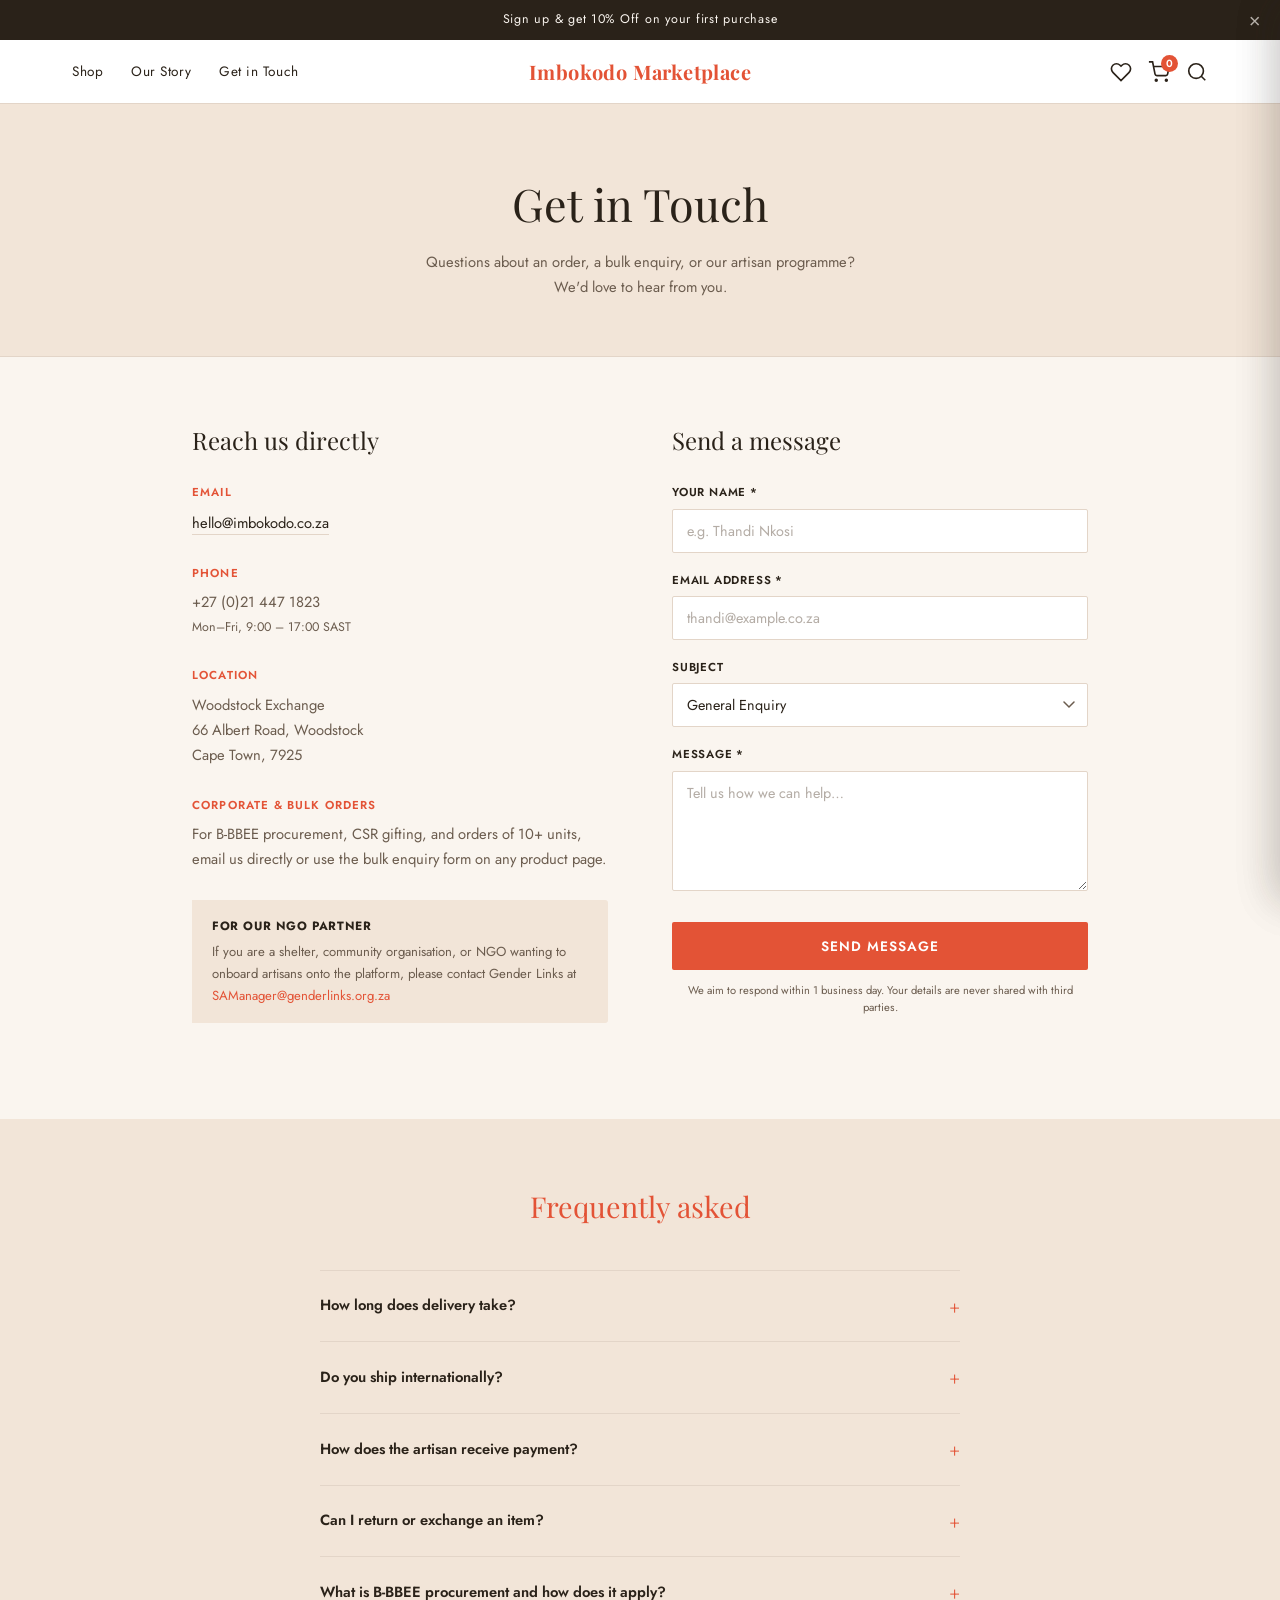
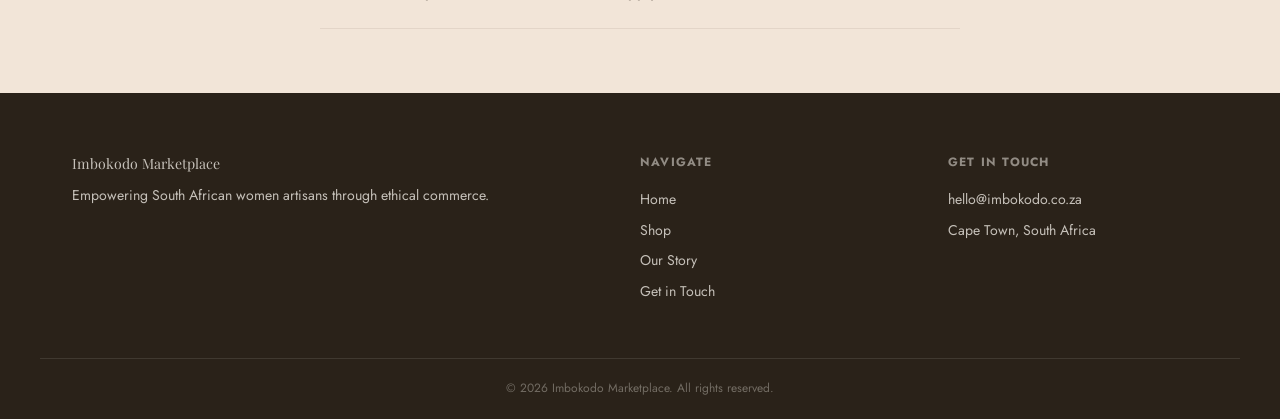
<file: contact.html>
<!DOCTYPE html>
<html lang="en">
<head>
  <meta charset="UTF-8" />
  <meta name="viewport" content="width=device-width, initial-scale=1.0" />
  <title>Get in Touch | Imbokodo Marketplace</title>
  <link rel="stylesheet" href="style.css" />
  <link rel="preconnect" href="https://fonts.googleapis.com" />
  <link rel="preconnect" href="https://fonts.gstatic.com" crossorigin />
  <link href="https://fonts.googleapis.com/css2?family=Playfair+Display:ital,wght@0,400;0,700;1,400&family=Jost:wght@300;400;500;600&display=swap" rel="stylesheet" />
  <style>
    /* Contact Page Styles */

    .contact-hero {
      background: var(--blush);
      padding: 64px 0 56px;
      text-align: center;
      border-bottom: 1px solid var(--light-border);
    }
    .contact-hero h1 {
      font-family: var(--font-display);
      font-size: clamp(2rem, 4vw, 2.8rem);
      font-weight: 400;
      color: var(--charcoal);
      margin-bottom: 10px;
    }
    .contact-hero p {
      font-size: 0.92rem;
      color: var(--mid);
      max-width: 440px;
      margin: 0 auto;
      line-height: 1.7;
    }

    /* Contact Layout */
    .contact-layout {
      max-width: 960px;
      margin: 0 auto;
      padding: 64px 32px 96px;
      display: grid;
      grid-template-columns: 1fr 1fr;
      gap: 64px;
      align-items: start;
    }

    /* Info Column */
    .contact-info h2 {
      font-family: var(--font-display);
      font-size: 1.5rem;
      font-weight: 400;
      color: var(--charcoal);
      margin-bottom: 24px;
    }

    .info-item {
      margin-bottom: 28px;
    }
    .info-item h4 {
      font-size: 0.72rem;
      font-weight: 600;
      letter-spacing: 0.1em;
      text-transform: uppercase;
      color: var(--terracotta);
      margin-bottom: 8px;
    }
    .info-item p,
    .info-item a {
      font-size: 0.92rem;
      color: var(--mid);
      line-height: 1.7;
    }
    .info-item a {
      color: var(--charcoal);
      border-bottom: 1px solid var(--light-border);
      transition: color var(--transition), border-color var(--transition);
    }
    .info-item a:hover {
      color: var(--terracotta);
      border-color: var(--terracotta);
    }

    .contact-note {
      background: var(--blush);
      padding: 16px 20px;
      font-size: 0.82rem;
      color: var(--mid);
      line-height: 1.7;
      border-radius: 0 3px 3px 0;
      margin-top: 8px;
    }
    .contact-note strong {
      color: var(--charcoal);
      display: block;
      margin-bottom: 4px;
      font-size: 0.75rem;
      letter-spacing: 0.05em;
      text-transform: uppercase;
    }

    /* Form Column */
    .contact-form h2 {
      font-family: var(--font-display);
      font-size: 1.5rem;
      font-weight: 400;
      color: var(--charcoal);
      margin-bottom: 24px;
    }

    .form-field {
      margin-bottom: 18px;
    }
    .form-field label {
      display: block;
      font-size: 0.72rem;
      font-weight: 600;
      letter-spacing: 0.07em;
      text-transform: uppercase;
      color: var(--charcoal);
      margin-bottom: 7px;
    }
    .form-field input,
    .form-field textarea,
    .form-field select {
      width: 100%;
      border: 1px solid var(--light-border);
      padding: 11px 14px;
      font-family: var(--font-body);
      font-size: 0.9rem;
      color: var(--charcoal);
      background: var(--white);
      outline: none;
      border-radius: 2px;
      transition: border-color var(--transition);
      appearance: none;
    }
    .form-field input:focus,
    .form-field textarea:focus,
    .form-field select:focus {
      border-color: var(--terracotta);
    }
    .form-field input::placeholder,
    .form-field textarea::placeholder {
      color: var(--mid);
      opacity: 0.5;
    }
    .form-field textarea {
      resize: vertical;
      min-height: 120px;
    }
    .form-field select {
      background-image: url("data:image/svg+xml,%3Csvg xmlns='http://www.w3.org/2000/svg' width='12' height='8' viewBox='0 0 12 8'%3E%3Cpath d='M1 1l5 5 5-5' stroke='%236b5c4e' stroke-width='1.5' fill='none' stroke-linecap='round'/%3E%3C/svg%3E");
      background-repeat: no-repeat;
      background-position: right 12px center;
      padding-right: 36px;
      cursor: pointer;
    }

    .form-submit {
      background: var(--terracotta);
      color: var(--white);
      border: none;
      padding: 14px 32px;
      font-family: var(--font-body);
      font-size: 0.85rem;
      font-weight: 600;
      letter-spacing: 0.07em;
      text-transform: uppercase;
      cursor: pointer;
      transition: background var(--transition);
      border-radius: 2px;
      width: 100%;
      margin-top: 6px;
    }
    .form-submit:hover {
      background: var(--terracotta-dark);
    }

    .form-disclaimer {
      font-size: 0.7rem;
      color: var(--mid);
      margin-top: 12px;
      line-height: 1.5;
      text-align: center;
    }

    /* Success state */
    .form-success {
      display: none;
      text-align: center;
      padding: 40px 0;
    }
    .form-success.show {
      display: block;
    }
    .form-success h3 {
      font-family: var(--font-display);
      font-size: 1.4rem;
      color: var(--charcoal);
      margin-bottom: 10px;
    }
    .form-success p {
      font-size: 0.9rem;
      color: var(--mid);
      line-height: 1.7;
    }

    /* FAQ Section */
    .faq-section {
      background: var(--blush);
      padding: 64px 0;
    }
    .faq-section h2 {
      font-family: var(--font-display);
      font-size: clamp(1.5rem, 3vw, 1.8rem);
      font-weight: 400;
      color: var(--terracotta);
      text-align: center;
      margin-bottom: 40px;
    }
    .faq-list {
      max-width: 640px;
      margin: 0 auto;
    }
    .faq-item {
      border-bottom: 1px solid var(--light-border);
      padding: 20px 0;
    }
    .faq-item:first-child {
      border-top: 1px solid var(--light-border);
    }
    .faq-q {
      font-size: 0.92rem;
      font-weight: 600;
      color: var(--charcoal);
      cursor: pointer;
      display: flex;
      align-items: center;
      justify-content: space-between;
      gap: 16px;
    }
    .faq-q::after {
      content: '+';
      font-size: 1.2rem;
      font-weight: 300;
      color: var(--terracotta);
      flex-shrink: 0;
      transition: transform var(--transition);
    }
    .faq-item.open .faq-q::after {
      transform: rotate(45deg);
    }
    .faq-a {
      max-height: 0;
      overflow: hidden;
      transition: max-height 0.35s ease, padding 0.35s ease;
      padding-top: 0;
    }
    .faq-item.open .faq-a {
      max-height: 200px;
      padding-top: 12px;
    }
    .faq-a p {
      font-size: 0.88rem;
      color: var(--mid);
      line-height: 1.75;
    }

    /* Responsive */
    @media (max-width: 760px) {
      .contact-layout {
        grid-template-columns: 1fr;
        gap: 48px;
        padding: 48px 20px 72px;
      }
    }
  </style>
</head>
<body>

  <!-- Announcement Bar -->
  <div class="announcement-bar" id="announcementBar">
    <span>Sign up &amp; get 10% Off on your first purchase</span>
    <button class="close-announcement" onclick="closeAnnouncement()" aria-label="Close">&times;</button>
  </div>

  <!-- Header / Nav -->
  <header class="header" id="header">
    <nav class="nav">
      <div class="nav-left">
        <a href="shop.html" class="nav-link">Shop</a>
        <a href="about.html" class="nav-link">Our Story</a>
        <a href="contact.html" class="nav-link">Get in Touch</a>
      </div>
      <div class="nav-logo">
        <a href="index.html">Imbokodo Marketplace</a>
      </div>
      <div class="nav-right">
        <button class="icon-btn" onclick="openWishlist()" aria-label="Wishlist">
          <svg width="22" height="22" viewBox="0 0 24 24" fill="none" stroke="currentColor" stroke-width="1.8"><path d="M20.84 4.61a5.5 5.5 0 0 0-7.78 0L12 5.67l-1.06-1.06a5.5 5.5 0 0 0-7.78 7.78l1.06 1.06L12 21.23l7.78-7.78 1.06-1.06a5.5 5.5 0 0 0 0-7.78z"/></svg>
        </button>
        <button class="icon-btn cart-btn" onclick="openCart()" aria-label="Cart">
          <svg width="22" height="22" viewBox="0 0 24 24" fill="none" stroke="currentColor" stroke-width="1.8"><circle cx="9" cy="21" r="1"/><circle cx="20" cy="21" r="1"/><path d="M1 1h4l2.68 13.39a2 2 0 0 0 2 1.61h9.72a2 2 0 0 0 2-1.61L23 6H6"/></svg>
          <span class="cart-count" id="cartCount">0</span>
        </button>
        <button class="icon-btn" onclick="openSearch()" aria-label="Search">
          <svg width="22" height="22" viewBox="0 0 24 24" fill="none" stroke="currentColor" stroke-width="1.8"><circle cx="11" cy="11" r="8"/><line x1="21" y1="21" x2="16.65" y2="16.65"/></svg>
        </button>
      </div>
    </nav>
  </header>

  <!-- Search Overlay -->
  <div class="search-overlay" id="searchOverlay">
    <div class="search-box">
      <input type="text" id="searchInput" placeholder="Search products…" oninput="liveSearch(this.value)" />
      <button onclick="closeSearch()">&#10005;</button>
    </div>
    <div class="search-results" id="searchResults"></div>
  </div>

  <!-- Hero -->
  <section class="contact-hero">
    <h1>Get in Touch</h1>
    <p>Questions about an order, a bulk enquiry, or our artisan programme? We'd love to hear from you.</p>
  </section>

  <!-- Contact Layout -->
  <div class="contact-layout">

    <!-- Info Column -->
    <div class="contact-info">
      <h2>Reach us directly</h2>

      <div class="info-item">
        <h4>Email</h4>
        <a href="mailto:hello@imbokodo.co.za">hello@imbokodo.co.za</a>
      </div>

      <div class="info-item">
        <h4>Phone</h4>
        <p>+27 (0)21 447 1823</p>
        <p style="font-size:0.78rem;color:var(--mid);margin-top:2px;">Mon–Fri, 9:00 – 17:00 SAST</p>
      </div>

      <div class="info-item">
        <h4>Location</h4>
        <p>Woodstock Exchange<br />66 Albert Road, Woodstock<br />Cape Town, 7925</p>
      </div>

      <div class="info-item">
        <h4>Corporate &amp; Bulk Orders</h4>
        <p>For B-BBEE procurement, CSR gifting, and orders of 10+ units, email us directly or use the bulk enquiry form on any product page.</p>
      </div>

      <div class="contact-note">
        <strong>For our NGO partner</strong>
        If you are a shelter, community organisation, or NGO wanting to onboard artisans onto the platform, please contact Gender Links at
        <a href="mailto:SAManager@genderlinks.org.za" style="color:var(--terracotta);">SAManager@genderlinks.org.za</a>
      </div>
    </div>

    <!-- Form Column -->
    <div class="contact-form">
      <h2>Send a message</h2>

      <div id="contactFormWrap">
        <div class="form-field">
          <label for="cf_name">Your Name *</label>
          <input type="text" id="cf_name" placeholder="e.g. Thandi Nkosi" required />
        </div>

        <div class="form-field">
          <label for="cf_email">Email Address *</label>
          <input type="email" id="cf_email" placeholder="thandi@example.co.za" required />
        </div>

        <div class="form-field">
          <label for="cf_subject">Subject</label>
          <select id="cf_subject">
            <option value="general">General Enquiry</option>
            <option value="order">Order Support</option>
            <option value="bulk">Bulk / Corporate Order</option>
            <option value="artisan">Artisan Programme</option>
            <option value="media">Media / Press</option>
            <option value="other">Other</option>
          </select>
        </div>

        <div class="form-field">
          <label for="cf_message">Message *</label>
          <textarea id="cf_message" placeholder="Tell us how we can help…" required></textarea>
        </div>

        <button class="form-submit" onclick="submitContactForm()">Send Message</button>
        <p class="form-disclaimer">We aim to respond within 1 business day. Your details are never shared with third parties.</p>
      </div>

      <div class="form-success" id="contactSuccess">
        <h3>Message sent!</h3>
        <p>Thanks for reaching out. We'll get back to you within one business day. In the meantime, feel free to <a href="shop.html" style="color:var(--terracotta);text-decoration:underline;">browse the collection</a>.</p>
      </div>
    </div>
  </div>

  <!-- FAQ Section -->
  <section class="faq-section">
    <div class="container">
      <h2>Frequently asked</h2>
      <div class="faq-list">

        <div class="faq-item">
          <div class="faq-q" onclick="toggleFaq(this)">How long does delivery take?</div>
          <div class="faq-a"><p>Orders are dispatched within 3–5 business days. Delivery within South Africa typically takes 5–7 working days via courier. Each item is handmade, so please allow for slight variations in turnaround.</p></div>
        </div>

        <div class="faq-item">
          <div class="faq-q" onclick="toggleFaq(this)">Do you ship internationally?</div>
          <div class="faq-a"><p>Not yet, but we're working on it. Currently we deliver within South Africa only. Sign up for our newsletter to be notified when international shipping launches.</p></div>
        </div>

        <div class="faq-item">
          <div class="faq-q" onclick="toggleFaq(this)">How does the artisan receive payment?</div>
          <div class="faq-a"><p>100% of the product price goes directly to the artisan who made your item. Payments are processed within 48 hours of order confirmation and sent via mobile money or bank transfer.</p></div>
        </div>

        <div class="faq-item">
          <div class="faq-q" onclick="toggleFaq(this)">Can I return or exchange an item?</div>
          <div class="faq-a"><p>Because each piece is handmade and unique, we do not accept returns for change of mind. If an item arrives damaged, please contact us within 7 days with photos and we will arrange a replacement.</p></div>
        </div>

        <div class="faq-item">
          <div class="faq-q" onclick="toggleFaq(this)">What is B-BBEE procurement and how does it apply?</div>
          <div class="faq-a"><p>Bulk purchases from Imbokodo may qualify for B-BBEE Enterprise and Supplier Development credits under South Africa's Broad-Based Black Economic Empowerment framework. Contact us for documentation and compliance support.</p></div>
        </div>

      </div>
    </div>
  </section>

  <!-- Footer -->
  <footer class="footer">
    <div class="container footer-grid">
      <div class="footer-col">
        <p class="footer-logo">Imbokodo Marketplace</p>
        <p class="footer-tagline">Empowering South African women artisans through ethical commerce.</p>
      </div>
      <div class="footer-col">
        <h4>Navigate</h4>
        <a href="index.html">Home</a>
        <a href="shop.html">Shop</a>
        <a href="about.html">Our Story</a>
        <a href="contact.html">Get in Touch</a>
      </div>
      <div class="footer-col">
        <h4>Get in Touch</h4>
        <p>hello@imbokodo.co.za</p>
        <p>Cape Town, South Africa</p>
      </div>
    </div>
    <div class="footer-bottom">
      <p>&copy; 2026 Imbokodo Marketplace. All rights reserved.</p>
    </div>
  </footer>

  <!-- Toast -->
  <div class="toast" id="toast"></div>

  <!-- Cart Sidebar -->
  <div class="overlay" id="overlay" onclick="closeSidebars()"></div>
  <aside class="sidebar cart-sidebar" id="cartSidebar">
    <div class="sidebar-header">
      <h3>Your Cart</h3>
      <button onclick="closeCart()">&#10005;</button>
    </div>
    <div class="discount-row">
      <input type="text" id="discountInput" placeholder="Discount code (try WINTER30)" />
      <button onclick="applyDiscount()">Apply</button>
    </div>
    <p class="discount-msg" id="discountMsg"></p>
    <div class="cart-items" id="cartItems">
      <p class="empty-msg">Your cart is empty.</p>
    </div>
    <div class="cart-footer" id="cartFooter" style="display:none;">
      <div class="cart-totals">
        <span>Subtotal</span><span id="cartSubtotal">R 0</span>
        <span id="discountLabel" style="display:none;color:var(--terracotta);">Discount</span>
        <span id="discountAmt" style="display:none;color:var(--terracotta);"></span>
        <span class="total-label">Total</span><span class="total-val" id="cartTotal">R 0</span>
      </div>
      <a href="checkout.html" class="btn-outline full-width">Proceed to Checkout</a>
    </div>
  </aside>

  <!-- Wishlist Sidebar -->
  <aside class="sidebar wishlist-sidebar" id="wishlistSidebar">
    <div class="sidebar-header">
      <h3>Your Wishlist</h3>
      <button onclick="closeWishlist()">&#10005;</button>
    </div>
    <div class="cart-items" id="wishlistItems">
      <p class="empty-msg">Your wishlist is empty.</p>
    </div>
  </aside>

  <script src="app.js"></script>
  <script>
    /* Contact Form (demo — opens mailto as fallback) */
    function submitContactForm() {
      const name    = document.getElementById('cf_name').value.trim();
      const email   = document.getElementById('cf_email').value.trim();
      const subject = document.getElementById('cf_subject').value;
      const message = document.getElementById('cf_message').value.trim();

      if (!name || !email || !message) {
        showToast('Please fill in all required fields.');
        return;
      }

      // Build mailto as a graceful fallback (no backend)
      const subjectMap = {
        general: 'General Enquiry',
        order: 'Order Support',
        bulk: 'Bulk / Corporate Order',
        artisan: 'Artisan Programme',
        media: 'Media / Press',
        other: 'Other',
      };

      const mailSubject = encodeURIComponent(`[Imbokodo] ${subjectMap[subject] || 'Enquiry'} from ${name}`);
      const mailBody = encodeURIComponent(
        `Name: ${name}\nEmail: ${email}\nSubject: ${subjectMap[subject]}\n\n${message}\n\n---\nSent via Imbokodo contact form`
      );

      window.location.href = `mailto:hello@imbokodo.co.za?subject=${mailSubject}&body=${mailBody}`;

      // Show success state
      document.getElementById('contactFormWrap').style.display = 'none';
      document.getElementById('contactSuccess').classList.add('show');
      showToast('Opening your email client…');
    }

    /* FAQ Accordion */
    function toggleFaq(el) {
      const item = el.closest('.faq-item');
      const isOpen = item.classList.contains('open');
      // Close all
      document.querySelectorAll('.faq-item').forEach(i => i.classList.remove('open'));
      // Toggle clicked
      if (!isOpen) item.classList.add('open');
    }
  </script>
</body>
</html>
</file>
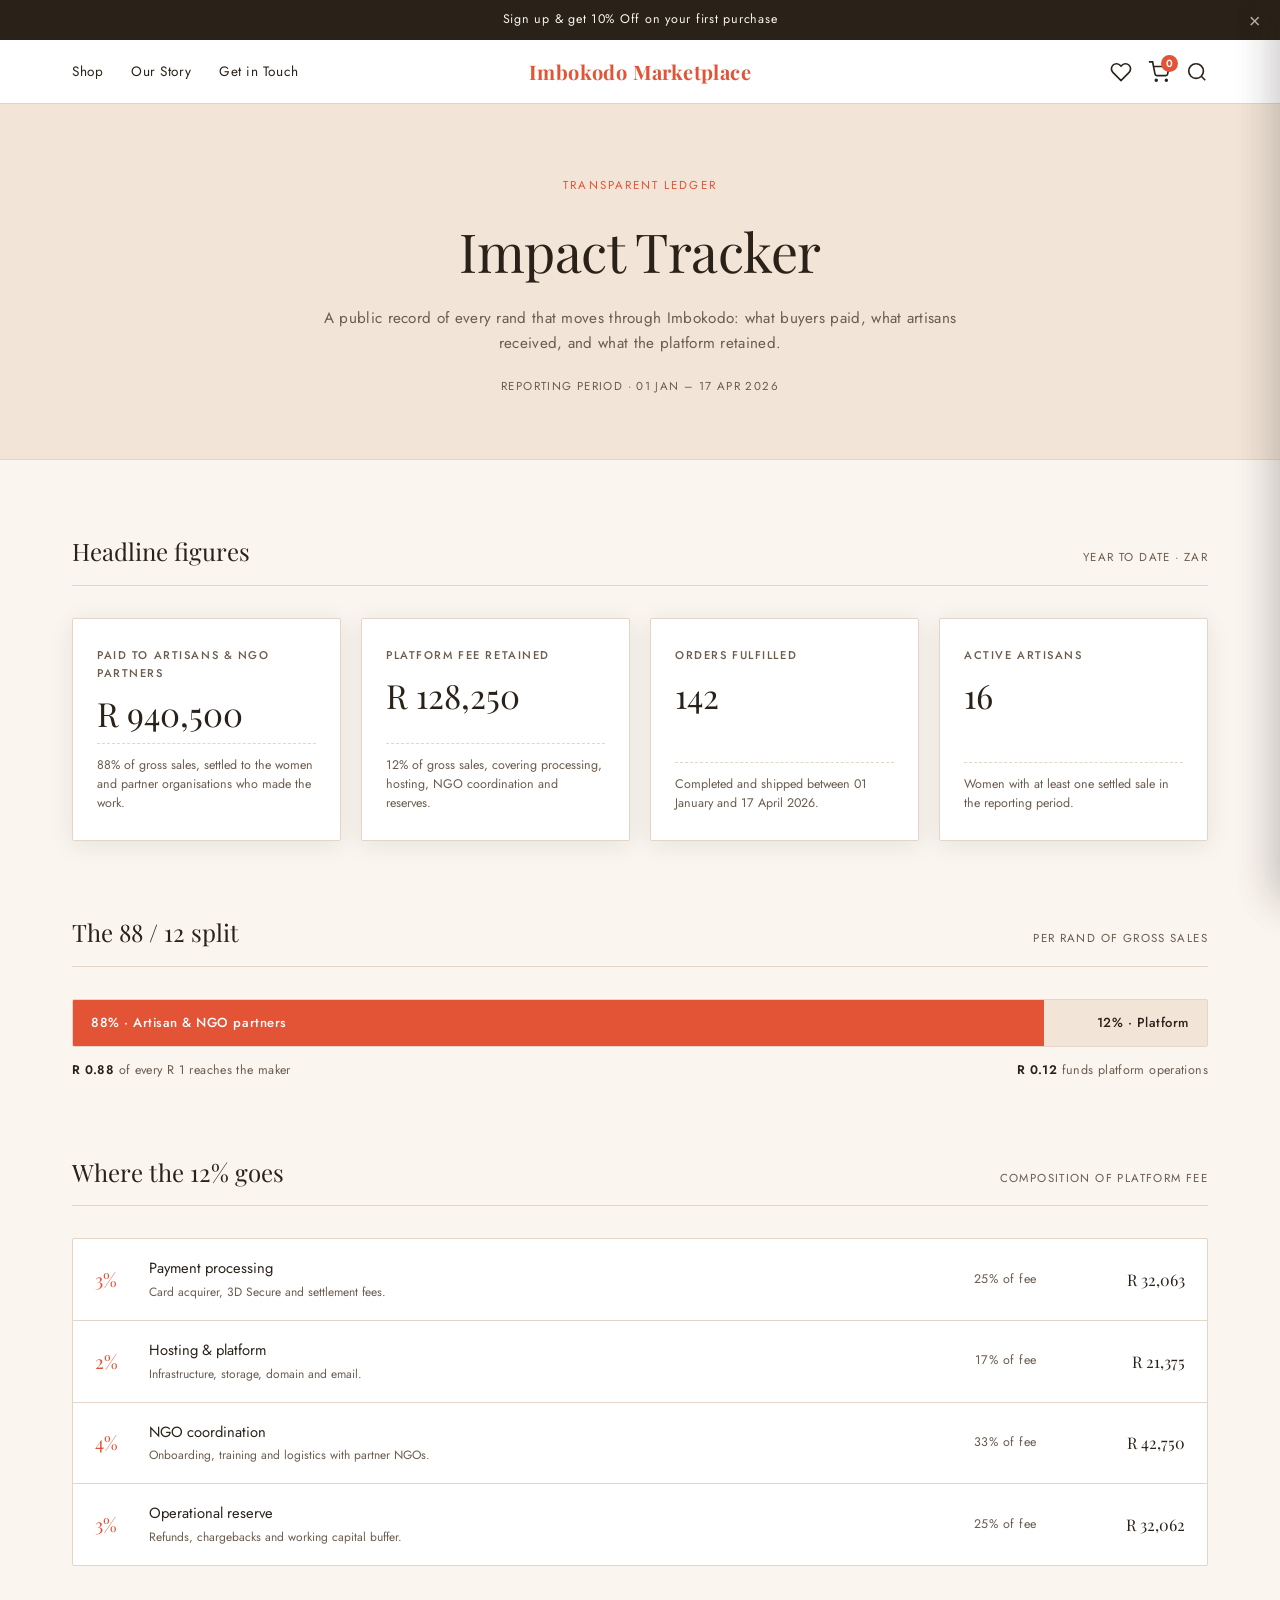
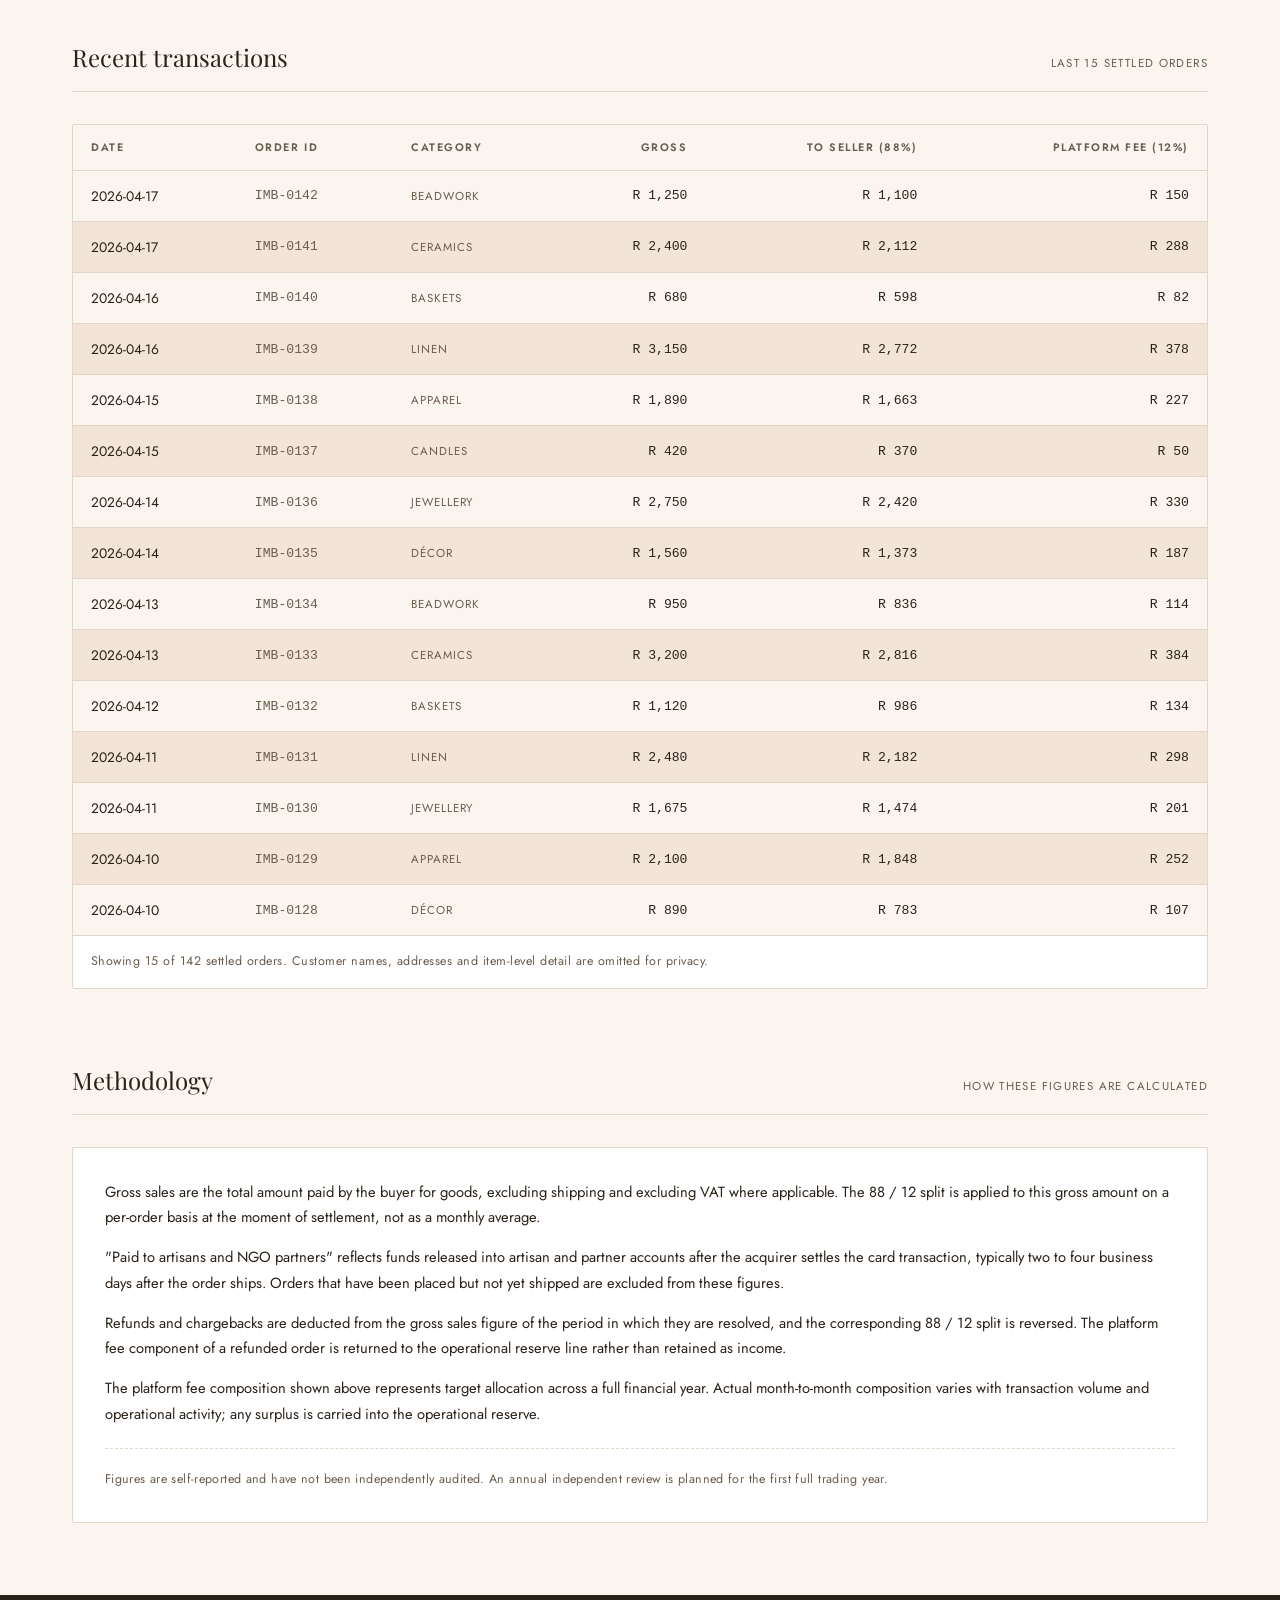
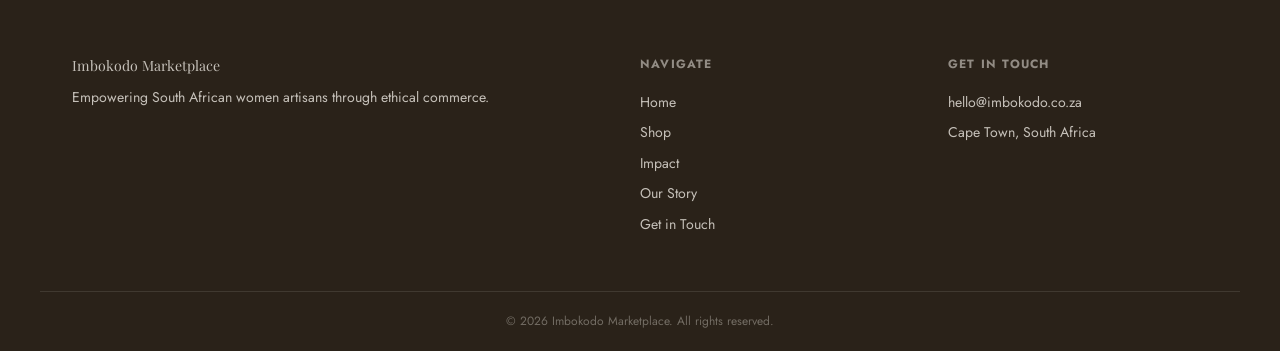
<file: impact.html>
<!DOCTYPE html>
<html lang="en">
<head>
  <meta charset="UTF-8" />
  <meta name="viewport" content="width=device-width, initial-scale=1.0" />
  <title>Impact Tracker - Imbokodo Marketplace</title>
  <link rel="stylesheet" href="style.css" />
  <link rel="preconnect" href="https://fonts.googleapis.com" />
  <link rel="preconnect" href="https://fonts.gstatic.com" crossorigin />
  <link href="https://fonts.googleapis.com/css2?family=Playfair+Display:ital,wght@0,400;0,700;1,400&family=Jost:wght@300;400;500;600&display=swap" rel="stylesheet" />
  <style>
    /* Impact-specific styles */

    /* Hero */
    .impact-hero {
      background: var(--blush);
      padding: 72px 32px 64px;
      text-align: center;
      border-bottom: 1px solid var(--light-border);
    }
    .impact-hero .eyebrow {
      font-family: var(--font-body);
      font-size: 0.72rem;
      letter-spacing: 0.18em;
      text-transform: uppercase;
      color: var(--terracotta);
      margin-bottom: 14px;
    }
    .impact-hero h1 {
      font-family: var(--font-display);
      font-size: clamp(2.2rem, 4.2vw, 3.4rem);
      font-weight: 400;
      color: var(--charcoal);
      margin-bottom: 12px;
      letter-spacing: -0.01em;
    }
    .impact-hero .subtitle {
      font-size: 0.95rem;
      color: var(--mid);
      max-width: 640px;
      margin: 0 auto;
      letter-spacing: 0.02em;
    }
    .impact-hero .hero-meta {
      margin-top: 22px;
      font-size: 0.72rem;
      letter-spacing: 0.12em;
      text-transform: uppercase;
      color: var(--mid);
    }

    /* Section wrapper */
    .impact-section {
      max-width: 1200px;
      margin: 0 auto;
      padding: 72px 32px;
    }
    .impact-section + .impact-section { padding-top: 0; }

    .section-head {
      margin-bottom: 32px;
      border-bottom: 1px solid var(--light-border);
      padding-bottom: 14px;
      display: flex;
      align-items: baseline;
      justify-content: space-between;
      gap: 16px;
      flex-wrap: wrap;
    }
    .section-head h2 {
      font-family: var(--font-display);
      font-weight: 400;
      font-size: 1.5rem;
      color: var(--charcoal);
    }
    .section-head .section-meta {
      font-size: 0.72rem;
      letter-spacing: 0.12em;
      text-transform: uppercase;
      color: var(--mid);
    }

    /* Metric cards */
    .metric-grid {
      display: grid;
      grid-template-columns: repeat(4, 1fr);
      gap: 20px;
    }
    .metric-card {
      background: var(--white);
      border: 1px solid var(--light-border);
      padding: 28px 24px;
      display: flex;
      flex-direction: column;
      gap: 12px;
      box-shadow: var(--shadow-soft);
      border-radius: 2px;
    }
    .metric-label {
      font-family: var(--font-body);
      font-size: 0.7rem;
      letter-spacing: 0.14em;
      text-transform: uppercase;
      color: var(--mid);
      font-weight: 500;
    }
    .metric-value {
      font-family: var(--font-display);
      font-size: clamp(1.8rem, 2.6vw, 2.4rem);
      font-weight: 400;
      color: var(--charcoal);
      line-height: 1.1;
      font-variant-numeric: tabular-nums;
    }
    .metric-value .unit {
      font-size: 0.78rem;
      font-family: var(--font-body);
      color: var(--mid);
      margin-left: 4px;
      font-weight: 400;
      letter-spacing: 0.04em;
    }
    .metric-caption {
      font-size: 0.78rem;
      color: var(--mid);
      line-height: 1.5;
      border-top: 1px dashed var(--light-border);
      padding-top: 12px;
      margin-top: auto;
    }

    /* Split bar */
    .split-bar {
      display: flex;
      width: 100%;
      height: 48px;
      border: 1px solid var(--light-border);
      border-radius: 2px;
      overflow: hidden;
      font-family: var(--font-body);
      font-size: 0.82rem;
    }
    .split-bar > div {
      display: flex;
      align-items: center;
      padding: 0 18px;
      font-weight: 500;
      letter-spacing: 0.04em;
    }
    .split-artisan {
      flex: 88;
      background: var(--terracotta);
      color: var(--white);
    }
    .split-platform {
      flex: 12;
      background: var(--blush);
      color: var(--charcoal);
      justify-content: flex-end;
    }
    .split-legend {
      display: flex;
      justify-content: space-between;
      margin-top: 14px;
      font-size: 0.78rem;
      color: var(--mid);
      letter-spacing: 0.03em;
    }
    .split-legend strong {
      color: var(--charcoal);
      font-weight: 600;
    }

    /* Breakdown list */
    .breakdown {
      display: grid;
      grid-template-columns: 1fr;
      border: 1px solid var(--light-border);
      background: var(--white);
      border-radius: 2px;
    }
    .breakdown-row {
      display: grid;
      grid-template-columns: 36px 1fr 90px 130px;
      align-items: center;
      padding: 18px 22px;
      border-bottom: 1px solid var(--light-border);
      gap: 18px;
    }
    .breakdown-row:last-child { border-bottom: none; }
    .breakdown-pct {
      font-family: var(--font-display);
      font-size: 1.15rem;
      color: var(--terracotta);
      font-variant-numeric: tabular-nums;
    }
    .breakdown-label {
      font-size: 0.92rem;
      color: var(--charcoal);
    }
    .breakdown-label small {
      display: block;
      font-size: 0.75rem;
      color: var(--mid);
      margin-top: 2px;
    }
    .breakdown-share {
      font-size: 0.78rem;
      color: var(--mid);
      letter-spacing: 0.04em;
      text-align: right;
    }
    .breakdown-amount {
      font-family: var(--font-display);
      font-size: 1rem;
      color: var(--charcoal);
      text-align: right;
      font-variant-numeric: tabular-nums;
    }

    /* Ledger table */
    .ledger-wrap {
      overflow-x: auto;
      border: 1px solid var(--light-border);
      border-radius: 2px;
      background: var(--white);
    }
    .ledger {
      width: 100%;
      border-collapse: collapse;
      font-family: var(--font-body);
      font-size: 0.86rem;
      min-width: 720px;
    }
    .ledger thead th {
      text-align: left;
      font-size: 0.68rem;
      font-weight: 600;
      letter-spacing: 0.14em;
      text-transform: uppercase;
      color: var(--mid);
      padding: 14px 18px;
      background: var(--cream);
      border-bottom: 1px solid var(--light-border);
    }
    .ledger thead th.num { text-align: right; }
    .ledger tbody td {
      padding: 14px 18px;
      color: var(--charcoal);
      border-bottom: 1px solid var(--light-border);
    }
    .ledger tbody tr:nth-child(odd) td { background: var(--cream); }
    .ledger tbody tr:nth-child(even) td { background: var(--blush); }
    .ledger tbody tr:last-child td { border-bottom: none; }
    .ledger td.num,
    .ledger td.mono {
      font-variant-numeric: tabular-nums;
      font-family: 'SFMono-Regular', 'Menlo', 'Consolas', monospace;
      font-size: 0.82rem;
      text-align: right;
    }
    .ledger td.mono { text-align: left; color: var(--mid); }
    .ledger td.cat {
      font-size: 0.72rem;
      letter-spacing: 0.08em;
      text-transform: uppercase;
      color: var(--mid);
    }
    .ledger tfoot td {
      padding: 16px 18px;
      font-size: 0.78rem;
      color: var(--mid);
      letter-spacing: 0.04em;
      background: var(--white);
      border-top: 1px solid var(--light-border);
    }

    /* Methodology */
    .methodology {
      background: var(--white);
      border: 1px solid var(--light-border);
      padding: 32px;
      border-radius: 2px;
    }
    .methodology p {
      font-size: 0.92rem;
      color: var(--charcoal);
      line-height: 1.75;
    }
    .methodology p + p { margin-top: 14px; }
    .methodology .note {
      margin-top: 20px;
      padding-top: 20px;
      border-top: 1px dashed var(--light-border);
      font-size: 0.78rem;
      color: var(--mid);
      letter-spacing: 0.03em;
    }

    /* Responsive */
    @media (max-width: 960px) {
      .metric-grid { grid-template-columns: repeat(2, 1fr); }
      .breakdown-row {
        grid-template-columns: 32px 1fr 110px;
      }
      .breakdown-share { display: none; }
    }
    @media (max-width: 760px) {
      .impact-hero { padding: 56px 20px 48px; }
      .impact-section { padding: 48px 20px; }
      .split-bar > div { padding: 0 12px; font-size: 0.75rem; }
    }
    @media (max-width: 480px) {
      .metric-grid { grid-template-columns: 1fr; }
      .split-legend { font-size: 0.72rem; }
    }
  </style>
</head>
<body>

  <!-- Announcement Bar -->
  <div class="announcement-bar" id="announcementBar">
    <span>Sign up &amp; get 10% Off on your first purchase</span>
    <button class="close-announcement" onclick="closeAnnouncement()" aria-label="Close">&times;</button>
  </div>

  <!-- Header / Nav -->
  <header class="header" id="header">
    <nav class="nav">
      <div class="nav-left">
        <a href="shop.html" class="nav-link">Shop</a>
        <a href="index.html#our-story" class="nav-link">Our Story</a>
        <a href="index.html#contact" class="nav-link">Get in Touch</a>
      </div>
      <div class="nav-logo">
        <a href="index.html">Imbokodo Marketplace</a>
      </div>
      <div class="nav-right">
        <button class="icon-btn" onclick="openWishlist()" aria-label="Wishlist">
          <svg width="22" height="22" viewBox="0 0 24 24" fill="none" stroke="currentColor" stroke-width="1.8"><path d="M20.84 4.61a5.5 5.5 0 0 0-7.78 0L12 5.67l-1.06-1.06a5.5 5.5 0 0 0-7.78 7.78l1.06 1.06L12 21.23l7.78-7.78 1.06-1.06a5.5 5.5 0 0 0 0-7.78z"/></svg>
        </button>
        <button class="icon-btn cart-btn" onclick="openCart()" aria-label="Cart">
          <svg width="22" height="22" viewBox="0 0 24 24" fill="none" stroke="currentColor" stroke-width="1.8"><circle cx="9" cy="21" r="1"/><circle cx="20" cy="21" r="1"/><path d="M1 1h4l2.68 13.39a2 2 0 0 0 2 1.61h9.72a2 2 0 0 0 2-1.61L23 6H6"/></svg>
          <span class="cart-count" id="cartCount">0</span>
        </button>
        <button class="icon-btn" onclick="openSearch()" aria-label="Search">
          <svg width="22" height="22" viewBox="0 0 24 24" fill="none" stroke="currentColor" stroke-width="1.8"><circle cx="11" cy="11" r="8"/><line x1="21" y1="21" x2="16.65" y2="16.65"/></svg>
        </button>
      </div>
    </nav>
  </header>

  <!-- Search Overlay -->
  <div class="search-overlay" id="searchOverlay">
    <div class="search-box">
      <input type="text" id="searchInput" placeholder="Search products…" oninput="liveSearch(this.value)" />
      <button onclick="closeSearch()">&#10005;</button>
    </div>
    <div class="search-results" id="searchResults"></div>
  </div>

  <!-- Hero -->
  <section class="impact-hero">
    <p class="eyebrow">Transparent Ledger</p>
    <h1>Impact Tracker</h1>
    <p class="subtitle">A public record of every rand that moves through Imbokodo: what buyers paid, what artisans received, and what the platform retained.</p>
    <p class="hero-meta">Reporting period · 01 Jan – 17 Apr 2026</p>
  </section>

  <!-- Metric cards -->
  <section class="impact-section">
    <div class="section-head">
      <h2>Headline figures</h2>
      <span class="section-meta">Year to date · ZAR</span>
    </div>
    <div class="metric-grid">
      <div class="metric-card">
        <span class="metric-label">Paid to artisans &amp; NGO partners</span>
        <span class="metric-value">R 940,500</span>
        <span class="metric-caption">88% of gross sales, settled to the women and partner organisations who made the work.</span>
      </div>
      <div class="metric-card">
        <span class="metric-label">Platform fee retained</span>
        <span class="metric-value">R 128,250</span>
        <span class="metric-caption">12% of gross sales, covering processing, hosting, NGO coordination and reserves.</span>
      </div>
      <div class="metric-card">
        <span class="metric-label">Orders fulfilled</span>
        <span class="metric-value">142</span>
        <span class="metric-caption">Completed and shipped between 01 January and 17 April 2026.</span>
      </div>
      <div class="metric-card">
        <span class="metric-label">Active artisans</span>
        <span class="metric-value">16</span>
        <span class="metric-caption">Women with at least one settled sale in the reporting period.</span>
      </div>
    </div>
  </section>

  <!-- Split -->
  <section class="impact-section">
    <div class="section-head">
      <h2>The 88 / 12 split</h2>
      <span class="section-meta">Per rand of gross sales</span>
    </div>
    <div class="split-bar">
      <div class="split-artisan">88% · Artisan &amp; NGO partners</div>
      <div class="split-platform">12% · Platform</div>
    </div>
    <div class="split-legend">
      <span><strong>R 0.88</strong> of every R 1 reaches the maker</span>
      <span><strong>R 0.12</strong> funds platform operations</span>
    </div>
  </section>

  <!-- Where the 12% goes -->
  <section class="impact-section">
    <div class="section-head">
      <h2>Where the 12% goes</h2>
      <span class="section-meta">Composition of platform fee</span>
    </div>
    <div class="breakdown">
      <div class="breakdown-row">
        <span class="breakdown-pct">3%</span>
        <span class="breakdown-label">
          Payment processing
          <small>Card acquirer, 3D Secure and settlement fees.</small>
        </span>
        <span class="breakdown-share">25% of fee</span>
        <span class="breakdown-amount">R 32,063</span>
      </div>
      <div class="breakdown-row">
        <span class="breakdown-pct">2%</span>
        <span class="breakdown-label">
          Hosting &amp; platform
          <small>Infrastructure, storage, domain and email.</small>
        </span>
        <span class="breakdown-share">17% of fee</span>
        <span class="breakdown-amount">R 21,375</span>
      </div>
      <div class="breakdown-row">
        <span class="breakdown-pct">4%</span>
        <span class="breakdown-label">
          NGO coordination
          <small>Onboarding, training and logistics with partner NGOs.</small>
        </span>
        <span class="breakdown-share">33% of fee</span>
        <span class="breakdown-amount">R 42,750</span>
      </div>
      <div class="breakdown-row">
        <span class="breakdown-pct">3%</span>
        <span class="breakdown-label">
          Operational reserve
          <small>Refunds, chargebacks and working capital buffer.</small>
        </span>
        <span class="breakdown-share">25% of fee</span>
        <span class="breakdown-amount">R 32,062</span>
      </div>
    </div>
  </section>

  <!-- Ledger -->
  <section class="impact-section">
    <div class="section-head">
      <h2>Recent transactions</h2>
      <span class="section-meta">Last 15 settled orders</span>
    </div>
    <div class="ledger-wrap">
      <table class="ledger">
        <thead>
          <tr>
            <th>Date</th>
            <th>Order ID</th>
            <th>Category</th>
            <th class="num">Gross</th>
            <th class="num">To Seller (88%)</th>
            <th class="num">Platform Fee (12%)</th>
          </tr>
        </thead>
        <tbody>
          <tr><td>2026-04-17</td><td class="mono">IMB-0142</td><td class="cat">Beadwork</td><td class="num">R 1,250</td><td class="num">R 1,100</td><td class="num">R 150</td></tr>
          <tr><td>2026-04-17</td><td class="mono">IMB-0141</td><td class="cat">Ceramics</td><td class="num">R 2,400</td><td class="num">R 2,112</td><td class="num">R 288</td></tr>
          <tr><td>2026-04-16</td><td class="mono">IMB-0140</td><td class="cat">Baskets</td><td class="num">R 680</td><td class="num">R 598</td><td class="num">R 82</td></tr>
          <tr><td>2026-04-16</td><td class="mono">IMB-0139</td><td class="cat">Linen</td><td class="num">R 3,150</td><td class="num">R 2,772</td><td class="num">R 378</td></tr>
          <tr><td>2026-04-15</td><td class="mono">IMB-0138</td><td class="cat">Apparel</td><td class="num">R 1,890</td><td class="num">R 1,663</td><td class="num">R 227</td></tr>
          <tr><td>2026-04-15</td><td class="mono">IMB-0137</td><td class="cat">Candles</td><td class="num">R 420</td><td class="num">R 370</td><td class="num">R 50</td></tr>
          <tr><td>2026-04-14</td><td class="mono">IMB-0136</td><td class="cat">Jewellery</td><td class="num">R 2,750</td><td class="num">R 2,420</td><td class="num">R 330</td></tr>
          <tr><td>2026-04-14</td><td class="mono">IMB-0135</td><td class="cat">Décor</td><td class="num">R 1,560</td><td class="num">R 1,373</td><td class="num">R 187</td></tr>
          <tr><td>2026-04-13</td><td class="mono">IMB-0134</td><td class="cat">Beadwork</td><td class="num">R 950</td><td class="num">R 836</td><td class="num">R 114</td></tr>
          <tr><td>2026-04-13</td><td class="mono">IMB-0133</td><td class="cat">Ceramics</td><td class="num">R 3,200</td><td class="num">R 2,816</td><td class="num">R 384</td></tr>
          <tr><td>2026-04-12</td><td class="mono">IMB-0132</td><td class="cat">Baskets</td><td class="num">R 1,120</td><td class="num">R 986</td><td class="num">R 134</td></tr>
          <tr><td>2026-04-11</td><td class="mono">IMB-0131</td><td class="cat">Linen</td><td class="num">R 2,480</td><td class="num">R 2,182</td><td class="num">R 298</td></tr>
          <tr><td>2026-04-11</td><td class="mono">IMB-0130</td><td class="cat">Jewellery</td><td class="num">R 1,675</td><td class="num">R 1,474</td><td class="num">R 201</td></tr>
          <tr><td>2026-04-10</td><td class="mono">IMB-0129</td><td class="cat">Apparel</td><td class="num">R 2,100</td><td class="num">R 1,848</td><td class="num">R 252</td></tr>
          <tr><td>2026-04-10</td><td class="mono">IMB-0128</td><td class="cat">Décor</td><td class="num">R 890</td><td class="num">R 783</td><td class="num">R 107</td></tr>
        </tbody>
        <tfoot>
          <tr><td colspan="6">Showing 15 of 142 settled orders. Customer names, addresses and item-level detail are omitted for privacy.</td></tr>
        </tfoot>
      </table>
    </div>
  </section>

  <!-- Methodology -->
  <section class="impact-section">
    <div class="section-head">
      <h2>Methodology</h2>
      <span class="section-meta">How these figures are calculated</span>
    </div>
    <div class="methodology">
      <p>Gross sales are the total amount paid by the buyer for goods, excluding shipping and excluding VAT where applicable. The 88 / 12 split is applied to this gross amount on a per-order basis at the moment of settlement, not as a monthly average.</p>
      <p>"Paid to artisans and NGO partners" reflects funds released into artisan and partner accounts after the acquirer settles the card transaction, typically two to four business days after the order ships. Orders that have been placed but not yet shipped are excluded from these figures.</p>
      <p>Refunds and chargebacks are deducted from the gross sales figure of the period in which they are resolved, and the corresponding 88 / 12 split is reversed. The platform fee component of a refunded order is returned to the operational reserve line rather than retained as income.</p>
      <p>The platform fee composition shown above represents target allocation across a full financial year. Actual month-to-month composition varies with transaction volume and operational activity; any surplus is carried into the operational reserve.</p>
      <p class="note">Figures are self-reported and have not been independently audited. An annual independent review is planned for the first full trading year.</p>
    </div>
  </section>

  <!-- Footer -->
  <footer class="footer" id="contact">
    <div class="container footer-grid">
      <div class="footer-col">
        <p class="footer-logo">Imbokodo Marketplace</p>
        <p class="footer-tagline">Empowering South African women artisans through ethical commerce.</p>
      </div>
      <div class="footer-col">
        <h4>Navigate</h4>
        <a href="index.html">Home</a>
        <a href="shop.html">Shop</a>
        <a href="impact.html">Impact</a>
        <a href="index.html#our-story">Our Story</a>
        <a href="index.html#contact">Get in Touch</a>
      </div>
      <div class="footer-col">
        <h4>Get in Touch</h4>
        <p>hello@imbokodo.co.za</p>
        <p>Cape Town, South Africa</p>
      </div>
    </div>
    <div class="footer-bottom">
      <p>&copy; 2026 Imbokodo Marketplace. All rights reserved.</p>
    </div>
  </footer>

  <!-- Toast -->
  <div class="toast" id="toast"></div>

  <!-- Cart Sidebar -->
  <div class="overlay" id="overlay" onclick="closeSidebars()"></div>
  <aside class="sidebar cart-sidebar" id="cartSidebar">
    <div class="sidebar-header">
      <h3>Your Cart</h3>
      <button onclick="closeCart()">&#10005;</button>
    </div>
    <div class="discount-row">
      <input type="text" id="discountInput" placeholder="Discount code (try WINTER30)" />
      <button onclick="applyDiscount()">Apply</button>
    </div>
    <p class="discount-msg" id="discountMsg"></p>
    <div class="cart-items" id="cartItems">
      <p class="empty-msg">Your cart is empty.</p>
    </div>
    <div class="cart-footer" id="cartFooter" style="display:none;">
      <div class="cart-totals">
        <span>Subtotal</span><span id="cartSubtotal">R 0</span>
        <span id="discountLabel" style="display:none;color:var(--terracotta);">Discount</span>
        <span id="discountAmt" style="display:none;color:var(--terracotta);"></span>
        <span class="total-label">Total</span><span class="total-val" id="cartTotal">R 0</span>
      </div>
      <a href="checkout.html" class="btn-outline full-width">Proceed to Checkout</a>
    </div>
  </aside>

  <!-- Wishlist Sidebar -->
  <aside class="sidebar wishlist-sidebar" id="wishlistSidebar">
    <div class="sidebar-header">
      <h3>Your Wishlist</h3>
      <button onclick="closeWishlist()">&#10005;</button>
    </div>
    <div class="cart-items" id="wishlistItems">
      <p class="empty-msg">Your wishlist is empty.</p>
    </div>
  </aside>

  <script src="app.js"></script>
</body>
</html>
</file>
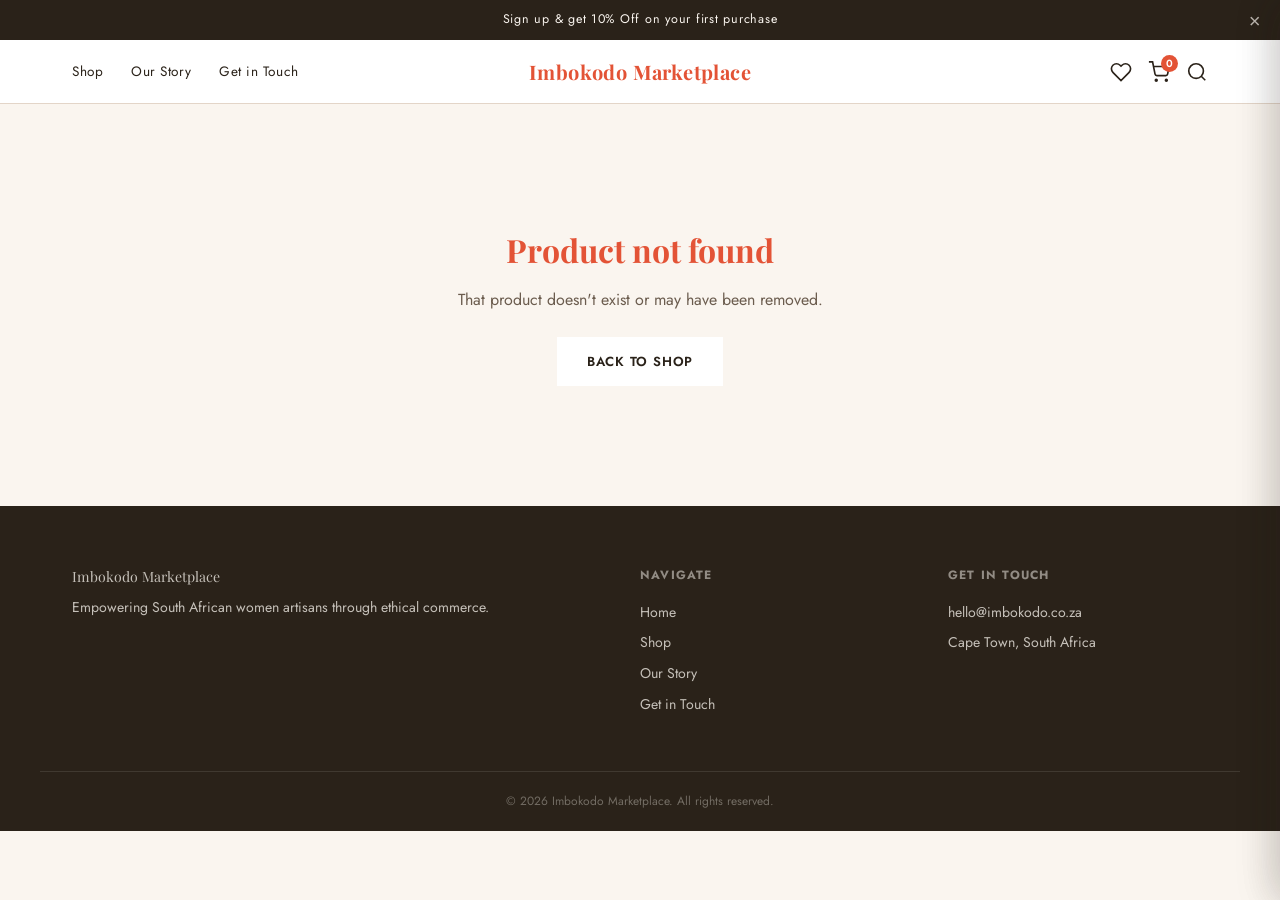
<file: product.html>
<!DOCTYPE html>
<html lang="en">
<head>
  <meta charset="UTF-8" />
  <meta name="viewport" content="width=device-width, initial-scale=1.0" />
  <title>Product - Imbokodo Marketplace</title>
  <link rel="stylesheet" href="style.css" />
  <link rel="preconnect" href="https://fonts.googleapis.com" />
  <link rel="preconnect" href="https://fonts.gstatic.com" crossorigin />
  <link href="https://fonts.googleapis.com/css2?family=Playfair+Display:ital,wght@0,400;0,700;1,400&family=Jost:wght@300;400;500;600&display=swap" rel="stylesheet" />
  <style>

    /* Product Page Layout */
    .product-page {
      max-width: 1200px;
      margin: 0 auto;
      padding: 56px 32px 96px;
      display: grid;
      grid-template-columns: 1fr 1fr;
      gap: 64px;
      align-items: start;
    }

    /* Breadcrumb */
    .breadcrumb {
      grid-column: 1 / -1;
      display: flex;
      align-items: center;
      gap: 8px;
      font-size: 0.75rem;
      color: var(--mid);
      letter-spacing: 0.04em;
      margin-bottom: -16px;
    }
    .breadcrumb a { color: var(--mid); transition: color var(--transition); }
    .breadcrumb a:hover { color: var(--terracotta); }
    .breadcrumb span { opacity: 0.45; }

    /* Image Column */
    .product-image-col {
      position: sticky;
      top: calc(var(--nav-h) + 24px);
    }

    .product-main-img-wrap {
      position: relative;
      aspect-ratio: 1 / 1;
      overflow: hidden;
      background: var(--blush);
    }

    .product-main-img-wrap img {
      width: 100%;
      height: 100%;
      object-fit: cover;
      display: block;
      transition: transform 0.6s ease;
    }
    .product-main-img-wrap:hover img {
      transform: scale(1.04);
    }

    /* NGO verified badge */
    .ngo-badge {
      position: absolute;
      top: 16px;
      right: 16px;
      background: rgba(255,255,255,0.93);
      backdrop-filter: blur(4px);
      display: flex;
      flex-direction: column;
      align-items: center;
      text-align: center;
      padding: 8px 10px 7px;
      width: 110px;
      border-radius: 4px;
      cursor: pointer;
      transition: background var(--transition), box-shadow var(--transition);
      box-shadow: 0 2px 12px rgba(42,34,25,0.18);
      z-index: 2;
      text-decoration: none;
    }
    .ngo-badge:hover {
      background: rgba(255,255,255,1);
      box-shadow: 0 4px 20px rgba(42,34,25,0.25);
    }

    .ngo-badge-logo {
      width: 88px;
      height: auto;
      display: block;
      margin-bottom: 5px;
    }
    .ngo-badge-label {
      font-size: 0.5rem;
      font-weight: 700;
      letter-spacing: 0.08em;
      text-transform: uppercase;
      color: var(--charcoal);
      line-height: 1.3;
    }
    .ngo-badge-sub {
      font-size: 0.48rem;
      color: var(--mid);
      letter-spacing: 0.03em;
      margin-top: 2px;
      font-style: italic;
      line-height: 1.3;
    }

    /* Sale badge */
    .product-sale-badge {
      position: absolute;
      top: 16px;
      left: 16px;
      background: var(--terracotta);
      color: var(--white);
      font-size: 0.65rem;
      font-weight: 700;
      letter-spacing: 0.08em;
      text-transform: uppercase;
      padding: 5px 10px;
      border-radius: 2px;
      z-index: 2;
    }

    /* Info Column */
    .product-info-col {
      padding-top: 8px;
      display: flex;
      flex-direction: column;
      gap: 0;
    }

    .product-category-tag {
      font-size: 0.72rem;
      font-weight: 600;
      letter-spacing: 0.1em;
      text-transform: uppercase;
      color: var(--terracotta);
      margin-bottom: 12px;
    }

    .product-title {
      font-family: var(--font-display);
      font-size: clamp(1.7rem, 2.8vw, 2.4rem);
      font-weight: 400;
      color: var(--charcoal);
      line-height: 1.2;
      margin-bottom: 20px;
    }

    /* Price row */
    .product-price-block {
      display: flex;
      align-items: baseline;
      gap: 12px;
      margin-bottom: 20px;
    }
    .pdp-price {
      font-family: var(--font-display);
      font-size: 1.8rem;
      color: var(--charcoal);
      font-weight: 700;
    }
    .pdp-original {
      font-family: var(--font-display);
      font-size: 1.1rem;
      color: var(--mid);
      text-decoration: line-through;
    }
    .pdp-saving {
      font-size: 0.75rem;
      font-weight: 600;
      color: var(--terracotta);
      background: #fde8e3;
      padding: 3px 8px;
      border-radius: 2px;
    }

    /* Divider */
    .pdp-divider {
      width: 48px;
      height: 2px;
      background: var(--terracotta);
      margin: 0 0 20px;
      border: none;
    }

    .product-description {
      font-size: 0.95rem;
      color: var(--mid);
      line-height: 1.85;
      margin-bottom: 32px;
    }

    /* Artisan note */
    .artisan-note {
      background: var(--blush);
      padding: 14px 18px;
      font-size: 0.82rem;
      color: var(--mid);
      line-height: 1.7;
      margin-bottom: 32px;
      border-radius: 0 3px 3px 0;
    }
    .artisan-note strong { color: var(--charcoal); display: block; margin-bottom: 2px; font-size: 0.78rem; letter-spacing: 0.05em; text-transform: uppercase; }

    /* Quantity selector */
    .qty-label {
      font-size: 0.72rem;
      font-weight: 600;
      letter-spacing: 0.08em;
      text-transform: uppercase;
      color: var(--charcoal);
      margin-bottom: 10px;
    }

    .qty-row {
      display: flex;
      align-items: center;
      gap: 12px;
      margin-bottom: 16px;
    }
    .pdp-qty-control {
      display: flex;
      align-items: center;
      border: 1px solid var(--light-border);
      border-radius: 2px;
      overflow: hidden;
    }
    .pdp-qty-control button {
      width: 40px;
      height: 44px;
      background: none;
      border: none;
      font-size: 1.1rem;
      color: var(--charcoal);
      cursor: pointer;
      transition: background var(--transition), color var(--transition);
      display: flex;
      align-items: center;
      justify-content: center;
    }
    .pdp-qty-control button:hover { background: var(--blush); color: var(--terracotta); }
    .pdp-qty-control span {
      min-width: 44px;
      text-align: center;
      font-size: 0.95rem;
      font-weight: 600;
      border-left: 1px solid var(--light-border);
      border-right: 1px solid var(--light-border);
      height: 44px;
      display: flex;
      align-items: center;
      justify-content: center;
    }
    .stock-note {
      font-size: 0.75rem;
      color: var(--mid);
    }
    .stock-note.low { color: #c0783a; font-weight: 600; }

    /* CTA buttons */
    .pdp-cta {
      display: flex;
      flex-direction: column;
      gap: 12px;
      margin-bottom: 28px;
    }

    .btn-add-cart-pdp {
      display: flex;
      align-items: center;
      justify-content: center;
      gap: 10px;
      background: var(--terracotta);
      color: var(--white);
      border: none;
      padding: 16px 28px;
      font-family: var(--font-body);
      font-size: 0.85rem;
      font-weight: 600;
      letter-spacing: 0.07em;
      text-transform: uppercase;
      cursor: pointer;
      transition: background var(--transition);
      border-radius: 2px;
    }
    .btn-add-cart-pdp:hover { background: var(--terracotta-dark); }

    .btn-wishlist-pdp {
      display: flex;
      align-items: center;
      justify-content: center;
      gap: 10px;
      background: transparent;
      color: var(--charcoal);
      border: 1.5px solid var(--light-border);
      padding: 14px 28px;
      font-family: var(--font-body);
      font-size: 0.85rem;
      font-weight: 600;
      letter-spacing: 0.07em;
      text-transform: uppercase;
      cursor: pointer;
      transition: border-color var(--transition), color var(--transition), background var(--transition);
      border-radius: 2px;
    }
    .btn-wishlist-pdp:hover,
    .btn-wishlist-pdp.active {
      border-color: var(--terracotta);
      color: var(--terracotta);
      background: #fdf0ec;
    }

    /* Bulk Buy Button */
    .btn-bulk {
      display: flex;
      align-items: center;
      justify-content: center;
      gap: 10px;
      background: var(--charcoal);
      color: var(--cream);
      border: none;
      padding: 14px 28px;
      font-family: var(--font-body);
      font-size: 0.82rem;
      font-weight: 600;
      letter-spacing: 0.07em;
      text-transform: uppercase;
      cursor: pointer;
      transition: background var(--transition);
      border-radius: 2px;
      width: 100%;
    }
    .btn-bulk:hover { background: #1a140e; }
    .btn-bulk-icon { font-size: 1rem; }

    /* B-BBEE note */
    .bbee-note {
      font-size: 0.72rem;
      color: var(--mid);
      text-align: center;
      margin-top: 4px;
      margin-bottom: 8px;
      letter-spacing: 0.02em;
    }
    .bbee-note span { color: var(--charcoal); font-weight: 600; }

    /* Product meta */
    .pdp-meta {
      border-top: 1px solid var(--light-border);
      padding-top: 20px;
      display: flex;
      flex-direction: column;
      gap: 8px;
    }
    .pdp-meta-row {
      display: flex;
      gap: 8px;
      font-size: 0.8rem;
    }
    .pdp-meta-key {
      color: var(--mid);
      min-width: 90px;
      letter-spacing: 0.03em;
    }
    .pdp-meta-val {
      color: var(--charcoal);
      font-weight: 500;
      text-transform: capitalize;
    }

    /* Bulk Enquiry Modal */
    .modal-overlay {
      position: fixed;
      inset: 0;
      background: rgba(42,34,25,0.55);
      z-index: 500;
      display: flex;
      align-items: center;
      justify-content: center;
      padding: 24px;
      opacity: 0;
      pointer-events: none;
      transition: opacity 0.3s ease;
    }
    .modal-overlay.open {
      opacity: 1;
      pointer-events: all;
    }

    .modal-panel {
      background: var(--white);
      width: 100%;
      max-width: 600px;
      max-height: 90vh;
      overflow-y: auto;
      border-radius: 6px;
      padding: 40px 40px 48px;
      transform: translateY(24px);
      transition: transform 0.35s cubic-bezier(.4,0,.2,1);
    }
    .modal-overlay.open .modal-panel {
      transform: translateY(0);
    }

    .modal-header {
      display: flex;
      align-items: flex-start;
      justify-content: space-between;
      margin-bottom: 6px;
    }
    .modal-header h3 {
      font-family: var(--font-display);
      font-size: 1.4rem;
      color: var(--charcoal);
    }
    .modal-close {
      font-size: 1.3rem;
      color: var(--mid);
      cursor: pointer;
      background: none;
      border: none;
      line-height: 1;
      padding: 4px;
      transition: color var(--transition);
    }
    .modal-close:hover { color: var(--terracotta); }

    .modal-sub {
      font-size: 0.82rem;
      color: var(--mid);
      margin-bottom: 28px;
      line-height: 1.6;
    }
    .modal-sub strong { color: var(--terracotta); }

    .modal-product-ref {
      display: flex;
      align-items: center;
      gap: 14px;
      background: var(--blush);
      padding: 12px 16px;
      border-radius: 3px;
      margin-bottom: 24px;
    }
    .modal-product-ref img {
      width: 52px;
      height: 52px;
      object-fit: cover;
      border-radius: 3px;
      flex-shrink: 0;
    }
    .modal-product-ref-name {
      font-size: 0.85rem;
      font-weight: 600;
      color: var(--charcoal);
    }
    .modal-product-ref-price {
      font-size: 0.8rem;
      color: var(--mid);
      margin-top: 2px;
    }

    .modal-form {
      display: grid;
      grid-template-columns: 1fr 1fr;
      gap: 14px;
    }
    .modal-form .full { grid-column: 1 / -1; }

    .modal-field label {
      display: block;
      font-size: 0.72rem;
      font-weight: 600;
      letter-spacing: 0.07em;
      text-transform: uppercase;
      color: var(--charcoal);
      margin-bottom: 6px;
    }
    .modal-field input,
    .modal-field textarea,
    .modal-field select {
      width: 100%;
      border: 1px solid var(--light-border);
      padding: 10px 14px;
      font-family: var(--font-body);
      font-size: 0.88rem;
      color: var(--charcoal);
      background: var(--white);
      outline: none;
      border-radius: 2px;
      transition: border-color var(--transition);
      appearance: none;
    }
    .modal-field input:focus,
    .modal-field textarea:focus,
    .modal-field select:focus { border-color: var(--terracotta); }
    .modal-field textarea { resize: vertical; min-height: 80px; }

    .modal-submit {
      grid-column: 1 / -1;
      background: var(--charcoal);
      color: var(--cream);
      border: none;
      padding: 15px;
      font-family: var(--font-body);
      font-size: 0.85rem;
      font-weight: 600;
      letter-spacing: 0.07em;
      text-transform: uppercase;
      cursor: pointer;
      border-radius: 2px;
      transition: background var(--transition);
      margin-top: 4px;
    }
    .modal-submit:hover { background: var(--terracotta); }

    .modal-disclaimer {
      grid-column: 1 / -1;
      font-size: 0.7rem;
      color: var(--mid);
      text-align: center;
      line-height: 1.5;
    }

    /* You may also like */
    .related-section {
      background: var(--blush);
      padding: 64px 0;
    }
    .related-section h2 {
      font-family: var(--font-display);
      font-size: 1.8rem;
      color: var(--charcoal);
      text-align: center;
      margin-bottom: 36px;
    }
    .related-grid {
      max-width: 1200px;
      margin: 0 auto;
      padding: 0 32px;
      display: grid;
      grid-template-columns: repeat(4, 1fr);
      gap: 24px;
    }

    /* Not found state */
    .not-found {
      text-align: center;
      padding: 120px 32px;
    }
    .not-found h2 {
      font-family: var(--font-display);
      font-size: 2rem;
      color: var(--terracotta);
      margin-bottom: 12px;
    }
    .not-found p { color: var(--mid); margin-bottom: 24px; }

    /* Responsive */
    @media (max-width: 860px) {
      .product-page {
        grid-template-columns: 1fr;
        gap: 32px;
        padding: 32px 20px 72px;
      }
      .product-image-col { position: static; }
      .breadcrumb { margin-bottom: 0; }
      .related-grid { grid-template-columns: repeat(2, 1fr); }
      .modal-panel { padding: 28px 24px 40px; border-radius: 6px 6px 0 0; }
      .modal-form { grid-template-columns: 1fr; }
    }
    @media (max-width: 480px) {
      .related-grid { grid-template-columns: 1fr; }
    }
  </style>
</head>
<body>

  <!-- Announcement Bar -->
  <div class="announcement-bar" id="announcementBar">
    <span>Sign up &amp; get 10% Off on your first purchase</span>
    <button class="close-announcement" onclick="closeAnnouncement()" aria-label="Close">&times;</button>
  </div>

  <!-- Header / Nav -->
  <header class="header" id="header">
    <nav class="nav">
      <div class="nav-left">
        <a href="index.html" class="nav-link">Shop</a>
        <a href="index.html#our-story" class="nav-link">Our Story</a>
        <a href="index.html#contact" class="nav-link">Get in Touch</a>
      </div>
      <div class="nav-logo">
        <a href="index.html">Imbokodo Marketplace</a>
      </div>
      <div class="nav-right">
        <button class="icon-btn" onclick="openWishlist()" aria-label="Wishlist">
          <svg width="22" height="22" viewBox="0 0 24 24" fill="none" stroke="currentColor" stroke-width="1.8"><path d="M20.84 4.61a5.5 5.5 0 0 0-7.78 0L12 5.67l-1.06-1.06a5.5 5.5 0 0 0-7.78 7.78l1.06 1.06L12 21.23l7.78-7.78 1.06-1.06a5.5 5.5 0 0 0 0-7.78z"/></svg>
        </button>
        <button class="icon-btn cart-btn" onclick="openCart()" aria-label="Cart">
          <svg width="22" height="22" viewBox="0 0 24 24" fill="none" stroke="currentColor" stroke-width="1.8"><circle cx="9" cy="21" r="1"/><circle cx="20" cy="21" r="1"/><path d="M1 1h4l2.68 13.39a2 2 0 0 0 2 1.61h9.72a2 2 0 0 0 2-1.61L23 6H6"/></svg>
          <span class="cart-count" id="cartCount">0</span>
        </button>
        <button class="icon-btn" onclick="openSearch()" aria-label="Search">
          <svg width="22" height="22" viewBox="0 0 24 24" fill="none" stroke="currentColor" stroke-width="1.8"><circle cx="11" cy="11" r="8"/><line x1="21" y1="21" x2="16.65" y2="16.65"/></svg>
        </button>
      </div>
    </nav>
  </header>

  <!-- Search Overlay -->
  <div class="search-overlay" id="searchOverlay">
    <div class="search-box">
      <input type="text" id="searchInput" placeholder="Search products…" oninput="liveSearch(this.value)" />
      <button onclick="closeSearch()">&#10005;</button>
    </div>
    <div class="search-results" id="searchResults"></div>
  </div>

  <!-- Product Page Content (injected by JS) -->
  <div id="productPageRoot"></div>

  <!-- Footer -->
  <footer class="footer" id="contact">
    <div class="container footer-grid">
      <div class="footer-col">
        <p class="footer-logo">Imbokodo Marketplace</p>
        <p class="footer-tagline">Empowering South African women artisans through ethical commerce.</p>
      </div>
      <div class="footer-col">
        <h4>Navigate</h4>
        <a href="index.html">Home</a>
        <a href="shop.html">Shop</a>
        <a href="index.html#our-story">Our Story</a>
        <a href="index.html#contact">Get in Touch</a>
      </div>
      <div class="footer-col">
        <h4>Get in Touch</h4>
        <p>hello@imbokodo.co.za</p>
        <p>Cape Town, South Africa</p>
      </div>
    </div>
    <div class="footer-bottom">
      <p>&copy; 2026 Imbokodo Marketplace. All rights reserved.</p>
    </div>
  </footer>

  <!-- Bulk Enquiry Modal -->
  <div class="modal-overlay" id="bulkModal" onclick="closeBulkModal(event)">
    <div class="modal-panel" onclick="event.stopPropagation()">
      <div class="modal-header">
        <h3>Corporate &amp; Bulk Enquiry</h3>
        <button class="modal-close" onclick="closeBulkModal()">&times;</button>
      </div>
      <p class="modal-sub">
        Ordering for your organisation's CSR programme or gifting initiative?
        Bulk purchases qualify for <strong>B-BBEE procurement credits</strong> under the Enterprise &amp; Supplier Development pillar.
        Complete the form and we'll respond within 1 business day.
      </p>
      <div class="modal-product-ref" id="bulkProductRef"></div>
      <div class="modal-form" id="bulkForm">
        <div class="modal-field">
          <label>Company Name *</label>
          <input type="text" id="bulk_company" placeholder="Acme (Pty) Ltd" required />
        </div>
        <div class="modal-field">
          <label>Contact Person *</label>
          <input type="text" id="bulk_contact" placeholder="Jane Dlamini" required />
        </div>
        <div class="modal-field">
          <label>Work Email *</label>
          <input type="email" id="bulk_email" placeholder="jane@acme.co.za" required />
        </div>
        <div class="modal-field">
          <label>Units Required *</label>
          <input type="number" id="bulk_qty" placeholder="50" min="10" required />
        </div>
        <div class="modal-field full">
          <label>Additional Notes</label>
          <textarea id="bulk_notes" placeholder="Custom packaging, delivery deadline, branding requirements…"></textarea>
        </div>
        <button class="modal-submit" onclick="submitBulkEnquiry()">Send Enquiry</button>
        <p class="modal-disclaimer">
          Your enquiry will be sent to hello@imbokodo.co.za. We never share your details with third parties.<br/>
          Minimum bulk order: 10 units per product line.
        </p>
      </div>
    </div>
  </div>

  <!-- Toast -->
  <div class="toast" id="toast"></div>

  <!-- Cart Sidebar -->
  <div class="overlay" id="overlay" onclick="closeSidebars()"></div>
  <aside class="sidebar cart-sidebar" id="cartSidebar">
    <div class="sidebar-header">
      <h3>Your Cart</h3>
      <button onclick="closeCart()">&#10005;</button>
    </div>
    <div class="discount-row">
      <input type="text" id="discountInput" placeholder="Discount code (try WINTER30)" />
      <button onclick="applyDiscount()">Apply</button>
    </div>
    <p class="discount-msg" id="discountMsg"></p>
    <div class="cart-items" id="cartItems">
      <p class="empty-msg">Your cart is empty.</p>
    </div>
    <div class="cart-footer" id="cartFooter" style="display:none;">
      <div class="cart-totals">
        <span>Subtotal</span><span id="cartSubtotal">R 0</span>
        <span id="discountLabel" style="display:none;color:var(--terracotta);">Discount</span>
        <span id="discountAmt" style="display:none;color:var(--terracotta);"></span>
        <span class="total-label">Total</span><span class="total-val" id="cartTotal">R 0</span>
      </div>
      <a href="checkout.html" class="btn-outline full-width">Proceed to Checkout</a>
    </div>
  </aside>

  <!-- Wishlist Sidebar -->
  <aside class="sidebar wishlist-sidebar" id="wishlistSidebar">
    <div class="sidebar-header">
      <h3>Your Wishlist</h3>
      <button onclick="closeWishlist()">&#10005;</button>
    </div>
    <div class="cart-items" id="wishlistItems">
      <p class="empty-msg">Your wishlist is empty.</p>
    </div>
  </aside>

  <script src="app.js"></script>
  <script>
    /* Parse product from URL: product.html?id=7 */

    let currentProduct = null;
    let pdpQty = 1;

    function getProductId() {
      return parseInt(new URLSearchParams(window.location.search).get('id'), 10);
    }

    function pdpChangeQty(delta) {
      pdpQty = Math.max(1, pdpQty + delta);
      const el = document.getElementById('pdpQtyVal');
      if (el) el.textContent = pdpQty;
    }

    function pdpAddToCart() {
      if (!currentProduct) return;
      for (let i = 0; i < pdpQty; i++) {
        addToCart(currentProduct.id, currentProduct.name, currentProduct.price);
      }
      // addToCart toasts per item; override with a single clear message
      showToast(`${pdpQty} × "${currentProduct.name.slice(0, 28)}…" added to cart`);
      openCart();
    }

    function pdpToggleWishlist(btn) {
      if (!currentProduct) return;
      addToWishlist(currentProduct.id, currentProduct.name, currentProduct.price, btn);
      const isNowWishlisted = btn.classList.contains('active');
      const svg = btn.querySelector('svg');
      if (svg) svg.setAttribute('fill', isNowWishlisted ? 'var(--terracotta)' : 'none');
      const label = document.getElementById('pdpWishlistLabel');
      if (label) label.textContent = isNowWishlisted ? 'Saved to Wishlist' : 'Add to Wishlist';
    }

    /* Bulk modal */
    function openBulkModal() {
      if (!currentProduct) return;
      // Populate product reference strip
      document.getElementById('bulkProductRef').innerHTML = `
        <img src="${currentProduct.img}" alt="${currentProduct.name}" />
        <div>
          <div class="modal-product-ref-name">${currentProduct.name}</div>
          <div class="modal-product-ref-price">${fmt(currentProduct.price)} per unit &nbsp;·&nbsp; Min. 10 units</div>
        </div>
      `;
      document.getElementById('bulkModal').classList.add('open');
      document.body.style.overflow = 'hidden';
    }

    function closeBulkModal(e) {
      if (e && e.target !== document.getElementById('bulkModal')) return;
      document.getElementById('bulkModal').classList.remove('open');
      document.body.style.overflow = '';
    }

    // Also close on explicit button click (no event arg)
    window._closeBulkModal = function() {
      document.getElementById('bulkModal').classList.remove('open');
      document.body.style.overflow = '';
    };

    function submitBulkEnquiry() {
      const company = document.getElementById('bulk_company').value.trim();
      const contact = document.getElementById('bulk_contact').value.trim();
      const email   = document.getElementById('bulk_email').value.trim();
      const qty     = document.getElementById('bulk_qty').value.trim();
      const notes   = document.getElementById('bulk_notes').value.trim();

      if (!company || !contact || !email || !qty) {
        showToast('Please fill in all required fields.');
        return;
      }

      const subject = encodeURIComponent(`Bulk Enquiry: ${currentProduct.name}`);
      const body = encodeURIComponent(
        `IMBOKODO MARKETPLACE — BULK / CSR ENQUIRY\n` +
        `===========================================\n\n` +
        `Product:       ${currentProduct.name}\n` +
        `Unit Price:    ${fmt(currentProduct.price)}\n` +
        `Units Required: ${qty}\n` +
        `Est. Value:    ${fmt(currentProduct.price * parseInt(qty, 10))}\n\n` +
        `Company:       ${company}\n` +
        `Contact:       ${contact}\n` +
        `Email:         ${email}\n\n` +
        `Notes:\n${notes || '—'}\n\n` +
        `---\nSent via Imbokodo Marketplace product page`
      );

      window.location.href = `mailto:hello@imbokodo.co.za?subject=${subject}&body=${body}`;
      window._closeBulkModal();
      showToast('Opening your email client…');
    }

    /* Render the full product page */
    function renderProductPage() {
      const id = getProductId();
      const product = PRODUCTS.find(p => p.id === id);
      const root = document.getElementById('productPageRoot');

      if (!product) {
        document.title = 'Product Not Found — Imbokodo Marketplace';
        root.innerHTML = `
          <div class="not-found container section-pad">
            <h2>Product not found</h2>
            <p>That product doesn't exist or may have been removed.</p>
            <a href="shop.html" class="btn-primary">Back to Shop</a>
          </div>`;
        return;
      }

      currentProduct = product;
      document.title = `${product.name} — Imbokodo Marketplace`;

      const isWishlisted = !!wishlist.find(w => w.id === product.id);
      const saving = product.sale ? product.originalPrice - product.price : 0;
      const savingPct = product.sale ? Math.round(saving / product.originalPrice * 100) : 0;

      root.innerHTML = `
        <!-- Product Detail -->
        <main>
          <div class="product-page">

            <!-- Breadcrumb -->
            <nav class="breadcrumb" aria-label="Breadcrumb">
              <a href="index.html">Home</a>
              <span>›</span>
              <a href="shop.html">Shop</a>
              <span>›</span>
              <a href="shop.html">${categoryLabel(product.category)}</a>
              <span>›</span>
              <span style="color:var(--charcoal)">${product.name}</span>
            </nav>

            <!-- Image Column -->
            <div class="product-image-col">
              <div class="product-main-img-wrap">
                <img src="${product.img}" alt="${product.name}" id="pdpMainImg" />

                ${product.sale ? `<span class="product-sale-badge">SALE — Save ${savingPct}%</span>` : ''}

                <!-- NGO Verified Badge -->
                <a class="ngo-badge" href="https://www.genderlinks.org.za/what-we-do/end-violence-empower-women/sunrise-campaign" target="_blank" rel="noopener" title="Gender Links Sunrise Campaign — verified seller">
                  <img class="ngo-badge-logo" src="images/gender-links-badge.png" alt="Gender Links — For Equality and Justice" />
                  <div class="ngo-badge-label">✓ NGO Verified Seller</div>
                  <div class="ngo-badge-sub">Sunrise Campaign</div>
                </a>
              </div>
            </div>

            <!-- Info Column -->
            <div class="product-info-col">

              <p class="product-category-tag">${categoryLabel(product.category)}</p>
              <h1 class="product-title">${product.name}</h1>

              <div class="product-price-block">
                <span class="pdp-price">${fmt(product.price)}</span>
                ${product.sale ? `
                  <span class="pdp-original">${fmt(product.originalPrice)}</span>
                  <span class="pdp-saving">Save ${savingPct}%</span>
                ` : ''}
              </div>

              <hr class="pdp-divider" />

              <p class="product-description">${product.description}</p>

              <div class="artisan-note">
                <strong>Artisan Impact</strong>
                88% of proceeds go directly to the woman artisan who made this piece. Your purchase contributes to her financial independence and economic exit from vulnerability.
              </div>

              <!-- Quantity -->
              <p class="qty-label">Quantity</p>
              <div class="qty-row">
                <div class="pdp-qty-control">
                  <button onclick="pdpChangeQty(-1)" aria-label="Decrease">&#8722;</button>
                  <span id="pdpQtyVal">1</span>
                  <button onclick="pdpChangeQty(+1)" aria-label="Increase">&#43;</button>
                </div>
                <span class="stock-note">In stock — ships within 3–5 business days</span>
              </div>

              <!-- CTAs -->
              <div class="pdp-cta">
                <button class="btn-add-cart-pdp" onclick="pdpAddToCart()">
                  <svg width="18" height="18" viewBox="0 0 24 24" fill="none" stroke="currentColor" stroke-width="2"><circle cx="9" cy="21" r="1"/><circle cx="20" cy="21" r="1"/><path d="M1 1h4l2.68 13.39a2 2 0 0 0 2 1.61h9.72a2 2 0 0 0 2-1.61L23 6H6"/></svg>
                  Add to Cart
                </button>
                <button class="btn-wishlist-pdp${isWishlisted ? ' active' : ''}" id="pdpWishlistBtn" onclick="pdpToggleWishlist(this)">
                  <svg width="18" height="18" viewBox="0 0 24 24" fill="${isWishlisted ? 'var(--terracotta)' : 'none'}" stroke="currentColor" stroke-width="1.8"><path d="M20.84 4.61a5.5 5.5 0 0 0-7.78 0L12 5.67l-1.06-1.06a5.5 5.5 0 0 0-7.78 7.78l1.06 1.06L12 21.23l7.78-7.78 1.06-1.06a5.5 5.5 0 0 0 0-7.78z"/></svg>
                  <span id="pdpWishlistLabel">${isWishlisted ? 'Saved to Wishlist' : 'Add to Wishlist'}</span>
                </button>
              </div>

              <!-- Bulk / CSR -->
              <button class="btn-bulk" onclick="openBulkModal()">
                Bulk / Corporate CSR Enquiry
              </button>
              <p class="bbee-note">Counts towards <span>B-BBEE ESD &amp;</span> - audit-ready documentation provided via email</p>

              <!-- Meta -->
              <div class="pdp-meta">
                <div class="pdp-meta-row">
                  <span class="pdp-meta-key">Category</span>
                  <span class="pdp-meta-val">${categoryLabel(product.category)}</span>
                </div>
                <div class="pdp-meta-row">
                  <span class="pdp-meta-key">Origin</span>
                  <span class="pdp-meta-val">South Africa</span>
                </div>
                <div class="pdp-meta-row">
                  <span class="pdp-meta-key">Made by</span>
                  <span class="pdp-meta-val">Women artisans, NGO-verified</span>
                </div>
                <div class="pdp-meta-row">
                  <span class="pdp-meta-key">Partner NGO</span>
                  <span class="pdp-meta-val"><a href="https://www.genderlinks.org.za/what-we-do/end-violence-empower-women/sunrise-campaign" target="_blank" style="color:var(--terracotta);text-decoration:underline;">Gender Links — Sunrise Campaign</a></span>
                </div>
              </div>

            </div>
          </div>
        </main>

        <!-- Related Products -->
        <section class="related-section">
          <div>
            <h2>You may also like</h2>
            <div class="related-grid" id="relatedGrid"></div>
          </div>
        </section>
      `;

      // Render related products (same category, excluding current)
      const related = PRODUCTS
        .filter(p => p.category === product.category && p.id !== product.id)
        .slice(0, 4);

      // Pad with other categories if not enough in same category
      if (related.length < 4) {
        const others = PRODUCTS
          .filter(p => p.id !== product.id && !related.find(r => r.id === p.id))
          .slice(0, 4 - related.length);
        related.push(...others);
      }

      const relGrid = document.getElementById('relatedGrid');
      if (relGrid) {
        relGrid.innerHTML = related.map(p => `
          <div class="product-card" onclick="window.location.href='product.html?id=${p.id}'">
            <div class="product-img-wrap">
              <img src="${p.img}" alt="${p.name}" loading="lazy" />
              ${p.sale ? '<span class="sale-badge">SALE</span>' : ''}
              <div class="product-actions">
                <button class="btn-wishlist${wishlist.find(w=>w.id===p.id)?' active':''}"
                  onclick="event.stopPropagation(); addToWishlist(${p.id},'${safeAttr(p.name)}',${p.price},this)"
                  title="Wishlist">&#9825;</button>
                <button class="btn-quick-add"
                  onclick="event.stopPropagation(); addToCart(${p.id},'${safeAttr(p.name)}',${p.price})">Add to Cart</button>
              </div>
            </div>
            <div class="product-info">
              <p class="product-name">${p.name}</p>
              <div class="price-row">
                <p class="product-price">${fmt(p.price)}</p>
                ${p.sale ? `<p class="product-price-original">${fmt(p.originalPrice)}</p>` : ''}
              </div>
            </div>
          </div>
        `).join('');
      }
    }

    // ── Also make product cards on shop/index link through to product page ──
    // Patch shop grid cards to be clickable — fires after app.js renders them.
    // We override renderShopGrid from app.js to wrap each card with a link click.
    // This is done by delegating clicks on the shop grid.
    document.addEventListener('click', function(e) {
      const card = e.target.closest('.product-card[data-id]');
      if (!card) return;
      // Don't intercept button clicks inside the card
      if (e.target.closest('button')) return;
      const id = card.getAttribute('data-id');
      if (id) window.location.href = `product.html?id=${id}`;
    });

    // ── Init ──
    document.addEventListener('DOMContentLoaded', renderProductPage);
  </script>
</body>
</html>
</file>
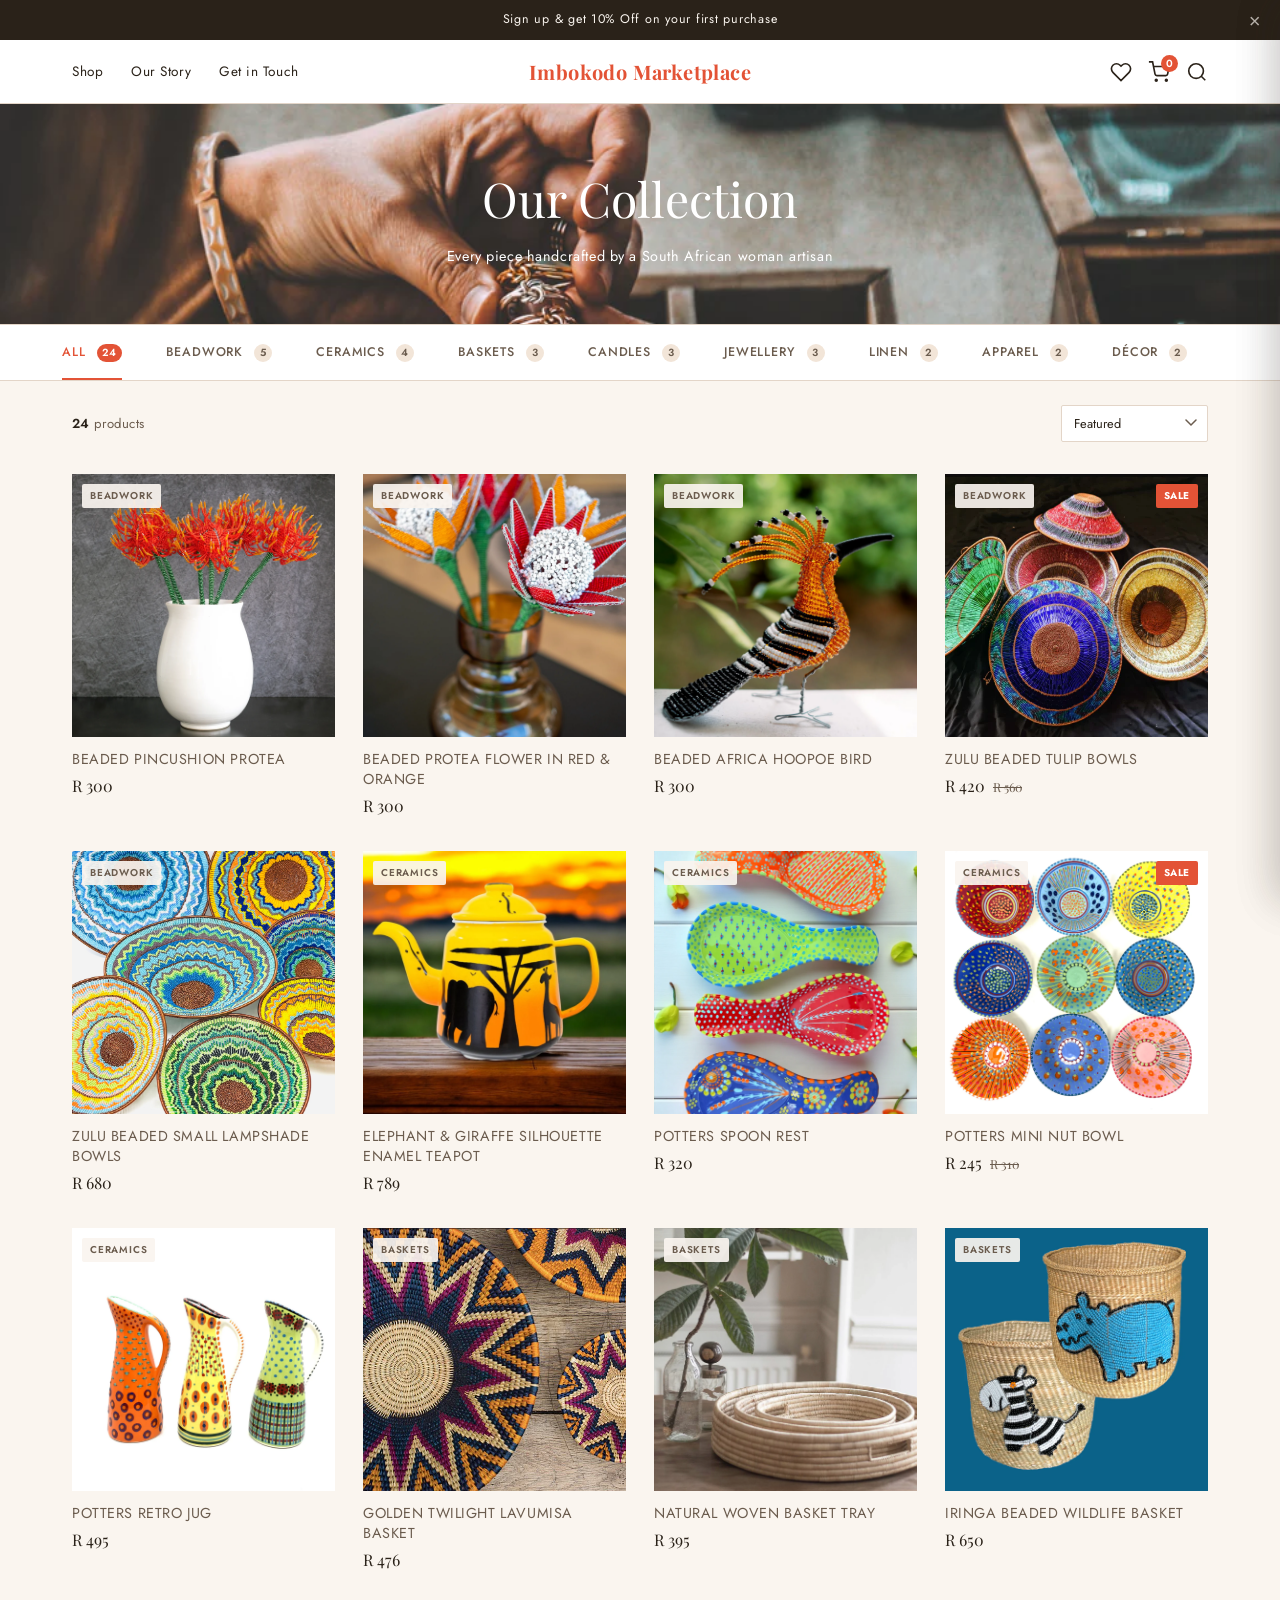
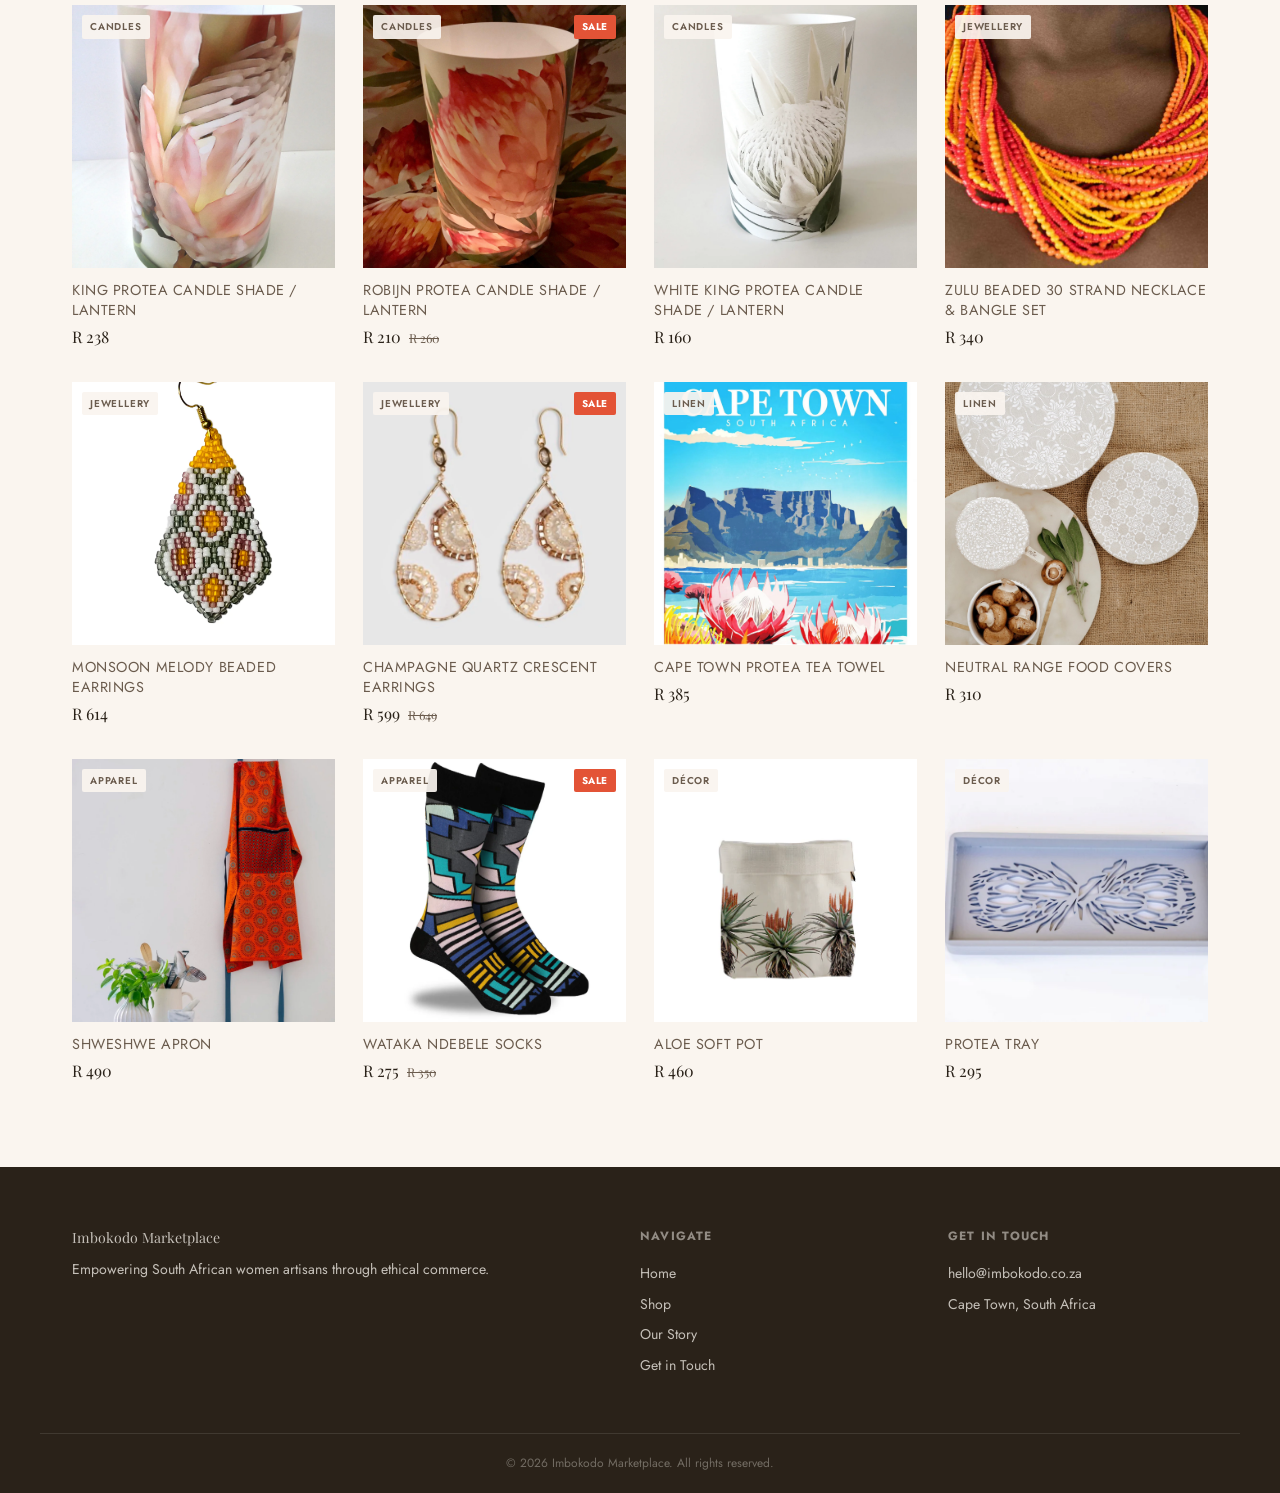
<file: shop.html>
<!DOCTYPE html>
<html lang="en">
<head>
  <meta charset="UTF-8" />
  <meta name="viewport" content="width=device-width, initial-scale=1.0" />
  <title>Shop - Imbokodo Marketplace</title>
  <link rel="stylesheet" href="style.css" />
  <link rel="preconnect" href="https://fonts.googleapis.com" />
  <link rel="preconnect" href="https://fonts.gstatic.com" crossorigin />
  <link href="https://fonts.googleapis.com/css2?family=Playfair+Display:ital,wght@0,400;0,700;1,400&family=Jost:wght@300;400;500;600&display=swap" rel="stylesheet" />
  <style>
    /* Shop-specific styles */

    .shop-hero {
      /*background: var(--blush);*/
      background: url('images/shop_banner.jpg') center/cover no-repeat;
      padding: 56px 0 56px;
      text-align: center;
      border-bottom: 1px solid var(--light-border);
    }
    .shop-hero h1 {
      font-family: var(--font-display);
      font-size: clamp(2rem, 4vw, 3rem);
      font-weight: 400;
      color: white;
      margin-bottom: 8px;
    }
    .shop-hero p {
      font-size: 0.9rem;
      color: white;
      letter-spacing: 0.04em;
    }

    /* Filter Bar */
    .filter-bar {
      position: sticky;
      top: var(--nav-h);
      z-index: 90;
      background: var(--white);
      border-bottom: 1px solid var(--light-border);
      padding: 0 32px;
    }
    .filter-inner {
      max-width: 1200px;
      margin: 0 auto;
      display: flex;
      align-items: center;
      gap: 0;
      overflow-x: auto;
      scrollbar-width: none;
    }
    .filter-inner::-webkit-scrollbar { display: none; }

    .filter-btn {
      flex-shrink: 0;
      background: none;
      border: none;
      padding: 18px 22px;
      font-family: var(--font-body);
      font-size: 0.78rem;
      font-weight: 500;
      letter-spacing: 0.07em;
      text-transform: uppercase;
      color: var(--mid);
      cursor: pointer;
      position: relative;
      transition: color var(--transition);
      white-space: nowrap;
    }
    .filter-btn::after {
      content: '';
      position: absolute;
      bottom: 0;
      left: 22px;
      right: 22px;
      height: 2px;
      background: var(--terracotta);
      transform: scaleX(0);
      transition: transform var(--transition);
    }
    .filter-btn:hover { color: var(--charcoal); }
    .filter-btn.active { color: var(--terracotta); }
    .filter-btn.active::after { transform: scaleX(1); }

    /* count badge */
    .filter-btn .count {
      display: inline-flex;
      align-items: center;
      justify-content: center;
      background: var(--blush);
      color: var(--mid);
      font-size: 0.65rem;
      font-weight: 600;
      min-width: 18px;
      height: 18px;
      border-radius: 9px;
      padding: 0 5px;
      margin-left: 6px;
      vertical-align: middle;
      transition: background var(--transition), color var(--transition);
    }
    .filter-btn.active .count {
      background: var(--terracotta);
      color: var(--white);
    }

    /* Sort + Results bar */
    .shop-toolbar {
      max-width: 1200px;
      margin: 0 auto;
      padding: 24px 32px 0;
      display: flex;
      align-items: center;
      justify-content: space-between;
      gap: 16px;
    }
    .results-count {
      font-size: 0.82rem;
      color: var(--mid);
      letter-spacing: 0.03em;
    }
    .results-count span { color: var(--charcoal); font-weight: 600; }

    .sort-select {
      border: 1px solid var(--light-border);
      background: var(--white);
      font-family: var(--font-body);
      font-size: 0.8rem;
      color: var(--charcoal);
      padding: 8px 32px 8px 12px;
      appearance: none;
      background-image: url("data:image/svg+xml,%3Csvg xmlns='http://www.w3.org/2000/svg' width='12' height='8' viewBox='0 0 12 8'%3E%3Cpath d='M1 1l5 5 5-5' stroke='%236b5c4e' stroke-width='1.5' fill='none' stroke-linecap='round'/%3E%3C/svg%3E");
      background-repeat: no-repeat;
      background-position: right 10px center;
      cursor: pointer;
      outline: none;
      border-radius: 2px;
      transition: border-color var(--transition);
    }
    .sort-select:focus { border-color: var(--terracotta); }

    /* Product Grid */
    .shop-grid-wrap {
      max-width: 1200px;
      margin: 0 auto;
      padding: 32px 32px 80px;
    }

    .shop-grid {
      display: grid;
      grid-template-columns: repeat(4, 1fr);
      gap: 28px;
    }

    /* card fade in */
    .product-card {
      animation: cardIn 0.4s ease both;
    }
    @keyframes cardIn {
      from { opacity: 0; transform: translateY(16px); }
      to   { opacity: 1; transform: translateY(0); }
    }

    /* stagger via inline style */
    .product-card.hidden {
      display: none;
    }

    /* Category Tag on card */
    .product-tag {
      position: absolute;
      top: 10px;
      left: 10px;
      background: rgba(250,245,239,0.92);
      color: var(--mid);
      font-size: 0.62rem;
      font-weight: 600;
      letter-spacing: 0.08em;
      text-transform: uppercase;
      padding: 4px 8px;
      border-radius: 2px;
      pointer-events: none;
    }

    /* Sale Badge */
    .sale-badge {
      position: absolute;
      top: 10px;
      right: 10px;
      background: var(--terracotta);
      color: var(--white);
      font-size: 0.62rem;
      font-weight: 700;
      letter-spacing: 0.06em;
      padding: 4px 8px;
      border-radius: 2px;
      pointer-events: none;
    }

    /* Price with strikethrough */
    .price-row {
      display: flex;
      align-items: baseline;
      gap: 8px;
    }
    .product-price-original {
      font-size: 0.78rem;
      color: var(--mid);
      text-decoration: line-through;
      font-family: var(--font-display);
    }

    /* Empty state */
    .empty-state {
      grid-column: 1 / -1;
      text-align: center;
      padding: 80px 24px;
    }
    .empty-state h3 {
      font-family: var(--font-display);
      font-size: 1.6rem;
      color: var(--terracotta);
      margin-bottom: 12px;
    }
    .empty-state p { color: var(--mid); font-size: 0.9rem; }

    /* Responsive */
    @media (max-width: 1100px) {
      .shop-grid { grid-template-columns: repeat(3, 1fr); }
    }
    @media (max-width: 760px) {
      .shop-grid { grid-template-columns: repeat(2, 1fr); gap: 16px; }
      .shop-grid-wrap { padding: 24px 20px 60px; }
      .filter-bar { padding: 0 16px; }
      .shop-toolbar { padding: 20px 20px 0; }
    }
    @media (max-width: 480px) {
      .shop-grid { grid-template-columns: 1fr; }
    }
  </style>
</head>
<body>

  <!-- Announcement Bar -->
  <div class="announcement-bar" id="announcementBar">
    <span>Sign up &amp; get 10% Off on your first purchase</span>
    <button class="close-announcement" onclick="closeAnnouncement()" aria-label="Close">&times;</button>
  </div>

  <!-- Header / Nav -->
  <header class="header" id="header">
    <nav class="nav">
      <div class="nav-left">
        <a href="shop.html" class="nav-link">Shop</a>
        <a href="index.html#our-story" class="nav-link">Our Story</a>
        <a href="index.html#contact" class="nav-link">Get in Touch</a>
      </div>
      <div class="nav-logo">
        <a href="index.html">Imbokodo Marketplace</a>
      </div>
      <div class="nav-right">
        <button class="icon-btn" onclick="openWishlist()" aria-label="Wishlist">
          <svg width="22" height="22" viewBox="0 0 24 24" fill="none" stroke="currentColor" stroke-width="1.8"><path d="M20.84 4.61a5.5 5.5 0 0 0-7.78 0L12 5.67l-1.06-1.06a5.5 5.5 0 0 0-7.78 7.78l1.06 1.06L12 21.23l7.78-7.78 1.06-1.06a5.5 5.5 0 0 0 0-7.78z"/></svg>
        </button>
        <button class="icon-btn cart-btn" onclick="openCart()" aria-label="Cart">
          <svg width="22" height="22" viewBox="0 0 24 24" fill="none" stroke="currentColor" stroke-width="1.8"><circle cx="9" cy="21" r="1"/><circle cx="20" cy="21" r="1"/><path d="M1 1h4l2.68 13.39a2 2 0 0 0 2 1.61h9.72a2 2 0 0 0 2-1.61L23 6H6"/></svg>
          <span class="cart-count" id="cartCount">0</span>
        </button>
        <button class="icon-btn" onclick="openSearch()" aria-label="Search">
          <svg width="22" height="22" viewBox="0 0 24 24" fill="none" stroke="currentColor" stroke-width="1.8"><circle cx="11" cy="11" r="8"/><line x1="21" y1="21" x2="16.65" y2="16.65"/></svg>
        </button>
      </div>
    </nav>
  </header>

  <!-- Search Overlay -->
  <div class="search-overlay" id="searchOverlay">
    <div class="search-box">
      <input type="text" id="searchInput" placeholder="Search products…" oninput="liveSearch(this.value)" />
      <button onclick="closeSearch()">&#10005;</button>
    </div>
    <div class="search-results" id="searchResults"></div>
  </div>

  <!-- Shop Hero -->
  <section class="shop-hero">
    <h1>Our Collection</h1>
    <p>Every piece handcrafted by a South African woman artisan</p>
  </section>

  <!-- Filter Bar -->
  <div class="filter-bar">
    <div class="filter-inner" id="filterInner">
      <button class="filter-btn active" data-category="all" onclick="filterCategory('all', this)">
        All <span class="count" id="count-all">24</span>
      </button>
      <button class="filter-btn" data-category="beadwork" onclick="filterCategory('beadwork', this)">
        Beadwork <span class="count" id="count-beadwork">0</span>
      </button>
      <button class="filter-btn" data-category="ceramics" onclick="filterCategory('ceramics', this)">
        Ceramics <span class="count" id="count-ceramics">0</span>
      </button>
      <button class="filter-btn" data-category="baskets" onclick="filterCategory('baskets', this)">
        Baskets <span class="count" id="count-baskets">0</span>
      </button>
      <button class="filter-btn" data-category="candles" onclick="filterCategory('candles', this)">
        Candles <span class="count" id="count-candles">0</span>
      </button>
      <button class="filter-btn" data-category="jewelry" onclick="filterCategory('jewelry', this)">
        Jewellery <span class="count" id="count-jewelry">0</span>
      </button>
      <button class="filter-btn" data-category="linen" onclick="filterCategory('linen', this)">
        Linen <span class="count" id="count-linen">0</span>
      </button>
      <button class="filter-btn" data-category="apparel" onclick="filterCategory('apparel', this)">
        Apparel <span class="count" id="count-apparel">0</span>
      </button>
      <button class="filter-btn" data-category="decor" onclick="filterCategory('decor', this)">
        Décor <span class="count" id="count-decor">0</span>
      </button>
    </div>
  </div>

  <!-- Toolbar -->
  <div class="shop-toolbar">
    <p class="results-count"><span id="visibleCount">24</span> products</p>
    <select class="sort-select" id="sortSelect" onchange="sortProducts()">
      <option value="default">Featured</option>
      <option value="price-asc">Price: Low to High</option>
      <option value="price-desc">Price: High to Low</option>
      <option value="name-asc">Name: A – Z</option>
      <option value="name-desc">Name: Z – A</option>
    </select>
  </div>

  <!-- Product Grid -->
  <div class="shop-grid-wrap">
    <div class="shop-grid" id="shopGrid">
      <!-- Cards injected by JS -->
    </div>
  </div>

  <!-- Footer -->
  <footer class="footer" id="contact">
    <div class="container footer-grid">
      <div class="footer-col">
        <p class="footer-logo">Imbokodo Marketplace</p>
        <p class="footer-tagline">Empowering South African women artisans through ethical commerce.</p>
      </div>
      <div class="footer-col">
        <h4>Navigate</h4>
        <a href="index.html">Home</a>
        <a href="shop.html">Shop</a>
        <a href="index.html#our-story">Our Story</a>
        <a href="index.html#contact">Get in Touch</a>
      </div>
      <div class="footer-col">
        <h4>Get in Touch</h4>
        <p>hello@imbokodo.co.za</p>
        <p>Cape Town, South Africa</p>
      </div>
    </div>
    <div class="footer-bottom">
      <p>&copy; 2026 Imbokodo Marketplace. All rights reserved.</p>
    </div>
  </footer>

  <!-- Toast -->
  <div class="toast" id="toast"></div>

  <!-- Cart Sidebar -->
  <div class="overlay" id="overlay" onclick="closeSidebars()"></div>
  <aside class="sidebar cart-sidebar" id="cartSidebar">
    <div class="sidebar-header">
      <h3>Your Cart</h3>
      <button onclick="closeCart()">&#10005;</button>
    </div>
    <div class="discount-row">
      <input type="text" id="discountInput" placeholder="Discount code (try WINTER30)" />
      <button onclick="applyDiscount()">Apply</button>
    </div>
    <p class="discount-msg" id="discountMsg"></p>
    <div class="cart-items" id="cartItems">
      <p class="empty-msg">Your cart is empty.</p>
    </div>
    <div class="cart-footer" id="cartFooter" style="display:none;">
      <div class="cart-totals">
        <span>Subtotal</span><span id="cartSubtotal">R 0</span>
        <span id="discountLabel" style="display:none;color:var(--terracotta);">Discount</span>
        <span id="discountAmt" style="display:none;color:var(--terracotta);"></span>
        <span class="total-label">Total</span><span class="total-val" id="cartTotal">R 0</span>
      </div>
      <a href="checkout.html" class="btn-outline full-width">Proceed to Checkout</a>
    </div>
  </aside>

  <!-- Wishlist Sidebar -->
  <aside class="sidebar wishlist-sidebar" id="wishlistSidebar">
    <div class="sidebar-header">
      <h3>Your Wishlist</h3>
      <button onclick="closeWishlist()">&#10005;</button>
    </div>
    <div class="cart-items" id="wishlistItems">
      <p class="empty-msg">Your wishlist is empty.</p>
    </div>
  </aside>

  <!-- All product data, cart, wishlist, search, shop grid logic lives in app.js -->
  <script src="app.js"></script>
</body>
</html>
</file>
<file: style.css>
/* Variables */
:root {
  --terracotta: #e35336;
  --terracotta-dark: #cb5324;
  --cream: #faf5ef;
  --blush: #f2e5d8;
  --charcoal: #2a2219;
  --mid: #6b5c4e;
  --light-border: #e3d5c8;
  --white: #ffffff;
  --font-display: 'Playfair Display', Georgia, serif;
  --font-body: 'Jost', sans-serif;
  --nav-h: 64px;
  --announce-h: 40px;
  --transition: 0.25s ease;
  --shadow-soft: 0 4px 24px rgba(42,34,25,0.09);
  --shadow-hover: 0 8px 32px rgba(42,34,25,0.15);
}

/* Reset & Base */
*, *::before, *::after { box-sizing: border-box; margin: 0; padding: 0; }

html { scroll-behavior: smooth; }

body {
  font-family: var(--font-body);
  background: var(--cream);
  color: var(--charcoal);
  font-size: 16px;
  line-height: 1.6;
  overflow-x: hidden;
}

a { text-decoration: none; color: inherit; }
img { display: block; width: 100%; object-fit: cover; }
button { cursor: pointer; font-family: var(--font-body); border: none; background: none; }

/* Announcement Bar */
.announcement-bar {
  background: var(--charcoal);
  color: var(--cream);
  height: var(--announce-h);
  display: flex;
  align-items: center;
  justify-content: center;
  font-size: 0.78rem;
  letter-spacing: 0.06em;
  position: relative;
  z-index: 200;
}

.close-announcement {
  position: absolute;
  right: 20px;
  color: var(--cream);
  font-size: 1.2rem;
  line-height: 1;
  opacity: 0.7;
  transition: opacity var(--transition);
}
.close-announcement:hover { opacity: 1; }

/* Header / Nav */
.header {
  position: sticky;
  top: 0;
  z-index: 100;
  background: var(--white);
  border-bottom: 1px solid var(--light-border);
  height: var(--nav-h);
}

.nav {
  max-width: 1200px;
  margin: 0 auto;
  padding: 0 32px;
  height: 100%;
  display: flex;
  align-items: center;
  justify-content: space-between;
}

.nav-left, .nav-right {
  display: flex;
  align-items: center;
  gap: 28px;
  flex: 1;
}
.nav-right { justify-content: flex-end; gap: 16px; }

.nav-link {
  font-size: 0.85rem;
  letter-spacing: 0.04em;
  font-weight: 400;
  color: var(--charcoal);
  transition: color var(--transition);
}
.nav-link:hover { color: var(--terracotta); }

.nav-logo {
  flex: 0 0 auto;
  font-family: var(--font-display);
  font-size: 1.25rem;
  font-weight: 700;
  color: var(--terracotta);
  letter-spacing: 0.02em;
  text-align: center;
}

.icon-btn {
  color: var(--charcoal);
  display: flex;
  align-items: center;
  transition: color var(--transition);
  position: relative;
}
.icon-btn:hover { color: var(--terracotta); }

.cart-count {
  position: absolute;
  top: -6px;
  right: -8px;
  background: var(--terracotta);
  color: var(--white);
  font-size: 0.65rem;
  font-weight: 600;
  width: 17px;
  height: 17px;
  border-radius: 50%;
  display: flex;
  align-items: center;
  justify-content: center;
  transition: transform 0.2s;
}
.cart-count.bump { transform: scale(1.4); }

/* Search Overlay */
.search-overlay {
  position: fixed;
  inset: 0;
  background: rgba(250,245,239,0.97);
  z-index: 300;
  display: flex;
  flex-direction: column;
  align-items: center;
  justify-content: flex-start;
  padding-top: 120px;
  opacity: 0;
  pointer-events: none;
  transition: opacity 0.3s ease;
}
.search-overlay.active { opacity: 1; pointer-events: all; }

.search-box {
  display: flex;
  align-items: center;
  gap: 12px;
  width: 100%;
  max-width: 600px;
  padding: 0 24px;
}
.search-box input {
  flex: 1;
  border: none;
  border-bottom: 2px solid var(--charcoal);
  background: transparent;
  font-family: var(--font-display);
  font-size: 1.6rem;
  color: var(--charcoal);
  padding: 8px 0;
  outline: none;
}
.search-box input::placeholder { color: var(--mid); opacity: 0.6; }
.search-box button {
  font-size: 1.4rem;
  color: var(--mid);
  transition: color var(--transition);
}
.search-box button:hover { color: var(--terracotta); }

.search-results {
  margin-top: 32px;
  width: 100%;
  max-width: 600px;
  padding: 0 24px;
  display: flex;
  flex-direction: column;
  gap: 12px;
}
.search-result-item {
  display: flex;
  align-items: center;
  gap: 16px;
  padding: 12px 0;
  border-bottom: 1px solid var(--light-border);
  cursor: pointer;
  transition: opacity var(--transition);
}
.search-result-item:hover { opacity: 0.7; }
.search-result-item img { width: 54px; height: 54px; border-radius: 6px; object-fit: cover; }
.search-result-item span { font-size: 0.9rem; }
.search-result-item strong { display: block; }

/* Hero */
.hero {
  position: relative;
  height: calc(100vh - var(--nav-h) - var(--announce-h));
  min-height: 480px;
  background: url('images/landing_page.jpeg') center/cover no-repeat;
  display: flex;
  align-items: center;
}

.hero::after {
  content: '';
  position: absolute;
  inset: 0;
  background: linear-gradient(to right, rgba(42,34,25,0.62) 0%, rgba(42,34,25,0.1) 70%);
  pointer-events: none;
}

.hero-content {
  position: relative;
  z-index: 1;
  max-width: 560px;
  margin-left: clamp(40px, 8vw, 120px);
  animation: fadeUp 0.9s ease both;
}

.hero-content h1 {
  font-family: var(--font-display);
  font-size: clamp(2rem, 4.5vw, 3.4rem);
  font-weight: 400;
  line-height: 1.18;
  color: var(--white);
  margin-bottom: 28px;
}
.hero-content h1 em {
  font-style: italic;
  font-weight: 100;
}

@keyframes fadeUp {
  from { opacity: 0; transform: translateY(30px); }
  to   { opacity: 1; transform: translateY(0); }
}

/* Buttons */
.btn-primary {
  display: inline-block;
  background: var(--white);
  color: var(--charcoal);
  padding: 12px 28px;
  font-size: 0.82rem;
  font-weight: 600;
  letter-spacing: 0.06em;
  text-transform: uppercase;
  text-align: center;
  border: 2px solid var(--white);
  transition: background var(--transition), color var(--transition);
}
.btn-primary:hover {
  background: transparent;
  color: var(--white);
}

/* Inverted for use on cream bg */
section:not(.hero) .btn-primary {
  background: var(--terracotta);
  color: var(--white);
  border-color: var(--terracotta);
}
section:not(.hero) .btn-primary:hover {
  background: var(--terracotta-dark);
  border-color: var(--terracotta-dark);
}

.btn-outline {
  display: inline-block;
  background: transparent;
  color: var(--charcoal);
  padding: 12px 28px;
  font-size: 0.82rem;
  font-weight: 600;
  text-align: center;
  letter-spacing: 0.06em;
  text-transform: uppercase;
  border: 1.5px solid var(--charcoal);
  transition: background var(--transition), color var(--transition);
}
.btn-outline:hover { background: var(--charcoal); color: var(--white); }

.full-width { width: 100%; text-align: center; }

/* Marquee Banner */
.marquee-bar {
  background: var(--terracotta);
  color: var(--white);
  overflow: hidden;
  white-space: nowrap;
  padding: 10px 0;
  font-size: 0.72rem;
  letter-spacing: 0.1em;
  font-weight: 500;
}

.marquee-track {
  display: inline-flex;
  gap: 32px;
  animation: marquee 26s linear infinite;
}

.marquee-track .dot { font-size: 0.5rem; opacity: 0.6; }

@keyframes marquee {
  from { transform: translateX(0); }
  to   { transform: translateX(-50%); }
}

/* Sections */
.section-pad { padding: 80px 0; }
.container { max-width: 1200px; margin: 0 auto; padding: 0 32px; }
.text-center { text-align: center; }

/* Product Grids */
.featured-grid {
  display: grid;
  grid-template-columns: 260px repeat(3, 1fr);
  gap: 24px;
  align-items: start;
  margin-bottom: 48px;
}

.featured-heading h2 {
  font-family: var(--font-display);
  font-size: clamp(1.6rem, 2.5vw, 2.2rem);
  color: var(--terracotta);
  line-height: 1.25;
  padding-top: 16px;
}

.beadwork-grid {
  display: grid;
  grid-template-columns: repeat(3, 1fr) 260px;
  gap: 24px;
  align-items: start;
}

.beadwork-cta {
  display: flex;
  flex-direction: column;
  justify-content: center;
  gap: 20px;
  padding: 16px;
}
.beadwork-cta h2 {
  font-family: var(--font-display);
  font-size: clamp(1.6rem, 2.5vw, 2.2rem);
  color: var(--terracotta);
  line-height: 1.25;
}

/* Product Card */
.product-card {
  cursor: pointer;
}

.product-img-wrap {
  position: relative;
  overflow: hidden;
  aspect-ratio: 1 / 1;
  background: var(--blush);
}

.product-img-wrap img {
  transition: transform 0.45s ease;
  height: 100%;
}
.product-card:hover .product-img-wrap img {
  transform: scale(1.06);
}

.product-actions {
  position: absolute;
  bottom: 0;
  left: 0; right: 0;
  display: flex;
  gap: 8px;
  padding: 12px;
  background: linear-gradient(to top, rgba(42,34,25,0.55) 0%, transparent 100%);
  transform: translateY(100%);
  transition: transform 0.3s ease;
}
.product-card:hover .product-actions { transform: translateY(0); }

.btn-wishlist {
  background: var(--white);
  color: var(--terracotta);
  width: 36px;
  height: 36px;
  border-radius: 50%;
  font-size: 1rem;
  display: flex;
  align-items: center;
  justify-content: center;
  flex-shrink: 0;
  transition: background var(--transition), color var(--transition);
}
.btn-wishlist:hover, .btn-wishlist.active { background: var(--terracotta); color: var(--white); }

.btn-quick-add {
  flex: 1;
  background: var(--white);
  color: var(--charcoal);
  font-size: 0.75rem;
  font-weight: 600;
  letter-spacing: 0.05em;
  text-transform: uppercase;
  padding: 0 12px;
  height: 36px;
  border-radius: 2px;
  transition: background var(--transition), color var(--transition);
}
.btn-quick-add:hover { background: var(--terracotta); color: var(--white); }

.product-info { padding: 12px 0 4px; }
.product-name {
  font-size: 0.9rem;
  letter-spacing: 0.04em;
  text-transform: uppercase;
  color: var(--mid);
  margin-bottom: 4px;
  line-height: 1.4;
}
.product-price {
  font-family: var(--font-display);
  font-size: 1rem;
  color: var(--charcoal);
}

/* What We Do */
.what-we-do {
  background: var(--blush);
}
.what-we-do h2.accent {
  font-family: var(--font-display);
  font-size: clamp(1.9rem, 3vw, 2.6rem);
  color: var(--terracotta);
  margin-bottom: 20px;
}
.body-text {
  max-width: 560px;
  margin: 0 auto 32px;
  font-size: 1.2rem;
  color: var(--mid);
  line-height: 1.8;
}
.cta-group {
  display: flex;
  gap: 16px;
  justify-content: center;
  flex-wrap: wrap;
}

/* Footer */
.footer {
  background: var(--charcoal);
  color: var(--cream);
  padding: 60px 0 0;
}
.footer-grid {
  display: grid;
  grid-template-columns: 2fr 1fr 1fr;
  gap: 48px;
  padding-bottom: 48px;
  border-bottom: 1px solid rgba(255,255,255,0.1);
}
.footer-logo {
  font-family: var(--font-display);
  font-size: 1.2rem;
  color: var(--terracotta);
  margin-bottom: 12px;
}
.footer-tagline { font-size: 0.83rem; color: rgba(250,245,239,0.6); line-height: 1.6; }
.footer-col h4 {
  font-size: 0.75rem;
  letter-spacing: 0.1em;
  text-transform: uppercase;
  margin-bottom: 16px;
  color: rgba(250,245,239,0.5);
}
.footer-col a, .footer-col p {
  display: block;
  font-size: 0.88rem;
  color: rgba(250,245,239,0.75);
  margin-bottom: 8px;
  transition: color var(--transition);
}
.footer-col a:hover { color: var(--terracotta); }
.footer-bottom {
  text-align: center;
  padding: 20px;
  font-size: 0.75rem;
  color: rgba(250,245,239,0.35);
}

/* Sidebar Overlay */
.overlay {
  position: fixed;
  inset: 0;
  background: rgba(42,34,25,0.4);
  z-index: 150;
  opacity: 0;
  pointer-events: none;
  transition: opacity 0.3s;
}
.overlay.active { opacity: 1; pointer-events: all; }

/* Sidebars (Cart & Wishlist) */
.sidebar {
  position: fixed;
  top: 0;
  right: 0;
  width: 420px;
  max-width: 100vw;
  height: 100vh;
  background: var(--white);
  z-index: 200;
  display: flex;
  flex-direction: column;
  transform: translateX(100%);
  transition: transform 0.35s cubic-bezier(.4,0,.2,1);
  box-shadow: -4px 0 40px rgba(42,34,25,0.15);
}
.sidebar.open { transform: translateX(0); }

.sidebar-header {
  display: flex;
  align-items: center;
  justify-content: space-between;
  padding: 24px 28px;
  border-bottom: 1px solid var(--light-border);
}
.sidebar-header h3 {
  font-family: var(--font-display);
  font-size: 1.2rem;
}
.sidebar-header button { font-size: 1.3rem; color: var(--mid); transition: color var(--transition); }
.sidebar-header button:hover { color: var(--terracotta); }

.cart-items {
  flex: 1;
  overflow-y: auto;
  padding: 20px 28px;
  display: flex;
  flex-direction: column;
  gap: 16px;
}
.empty-msg { color: var(--mid); font-size: 0.88rem; }

/* Discount Row */
.discount-row {
  display: flex;
  gap: 8px;
  padding: 12px 28px;
  border-bottom: 1px solid var(--light-border);
}
.discount-row input {
  flex: 1;
  border: 1px solid var(--light-border);
  padding: 8px 12px;
  font-size: 0.82rem;
  font-family: var(--font-body);
  color: var(--charcoal);
  outline: none;
  border-radius: 2px;
}
.discount-row input:focus { border-color: var(--terracotta); }
.discount-row button {
  background: var(--charcoal);
  color: var(--white);
  font-size: 0.78rem;
  font-weight: 600;
  letter-spacing: 0.05em;
  padding: 0 16px;
  border-radius: 2px;
  transition: background var(--transition);
}
.discount-row button:hover { background: var(--terracotta); }
.discount-msg {
  padding: 4px 28px 0;
  font-size: 0.78rem;
  min-height: 18px;
}

/* Cart Item Card */
.cart-item {
  display: flex;
  gap: 14px;
  align-items: flex-start;
}
.cart-item img {
  width: 68px;
  height: 68px;
  object-fit: cover;
  border-radius: 4px;
  flex-shrink: 0;
  background: var(--blush);
}
.cart-item-info { flex: 1; }
.cart-item-name { font-size: 0.82rem; font-weight: 500; margin-bottom: 4px; }
.cart-item-price { font-size: 0.88rem; color: var(--terracotta); font-family: var(--font-display); }

.qty-control {
  display: flex;
  align-items: center;
  gap: 8px;
  margin-top: 8px;
}
.qty-control button {
  width: 26px;
  height: 26px;
  border: 1px solid var(--light-border);
  font-size: 1rem;
  display: flex;
  align-items: center;
  justify-content: center;
  color: var(--charcoal);
  transition: border-color var(--transition), color var(--transition);
  border-radius: 2px;
}
.qty-control button:hover { border-color: var(--terracotta); color: var(--terracotta); }
.qty-control span { font-size: 0.88rem; min-width: 20px; text-align: center; }
.remove-item { font-size: 0.72rem; color: var(--mid); text-decoration: underline; margin-top: 4px; display: inline-block; cursor: pointer; }
.remove-item:hover { color: var(--terracotta); }

/* Cart Footer */
.cart-footer {
  padding: 20px 28px;
  border-top: 1px solid var(--light-border);
  display: flex;
  flex-direction: column;
  gap: 16px;
}
.cart-totals {
  display: grid;
  grid-template-columns: 1fr auto;
  gap: 6px 16px;
  font-size: 0.88rem;
}
.total-label { font-weight: 600; }
.total-val { font-family: var(--font-display); font-weight: 700; font-size: 1.05rem; }

/* Toast */
.toast {
  position: fixed;
  bottom: 32px;
  left: 50%;
  transform: translateX(-50%) translateY(20px);
  background: var(--charcoal);
  color: var(--cream);
  padding: 12px 24px;
  font-size: 0.84rem;
  letter-spacing: 0.03em;
  border-radius: 3px;
  opacity: 0;
  pointer-events: none;
  transition: opacity 0.3s ease, transform 0.3s ease;
  z-index: 400;
  white-space: nowrap;
}
.toast.show {
  opacity: 1;
  transform: translateX(-50%) translateY(0);
}

/* Responsive */
@media (max-width: 900px) {
  .featured-grid { grid-template-columns: 1fr 1fr; }
  .featured-heading { grid-column: 1 / -1; }
  .beadwork-grid { grid-template-columns: 1fr 1fr; }
  .beadwork-cta { grid-column: 1 / -1; flex-direction: row; align-items: center; }
  .footer-grid { grid-template-columns: 1fr 1fr; }
  .footer-grid .footer-col:first-child { grid-column: 1 / -1; }
}

@media (max-width: 600px) {
  :root { --nav-h: 56px; }
  .nav-left .nav-link:not(:first-child) { display: none; }
  .nav-logo { font-size: 1rem; }
  .featured-grid, .beadwork-grid { grid-template-columns: 1fr; }
  .featured-heading { grid-column: auto; }
  .sidebar { width: 100vw; }
  .footer-grid { grid-template-columns: 1fr; gap: 28px; }
}
</file>
